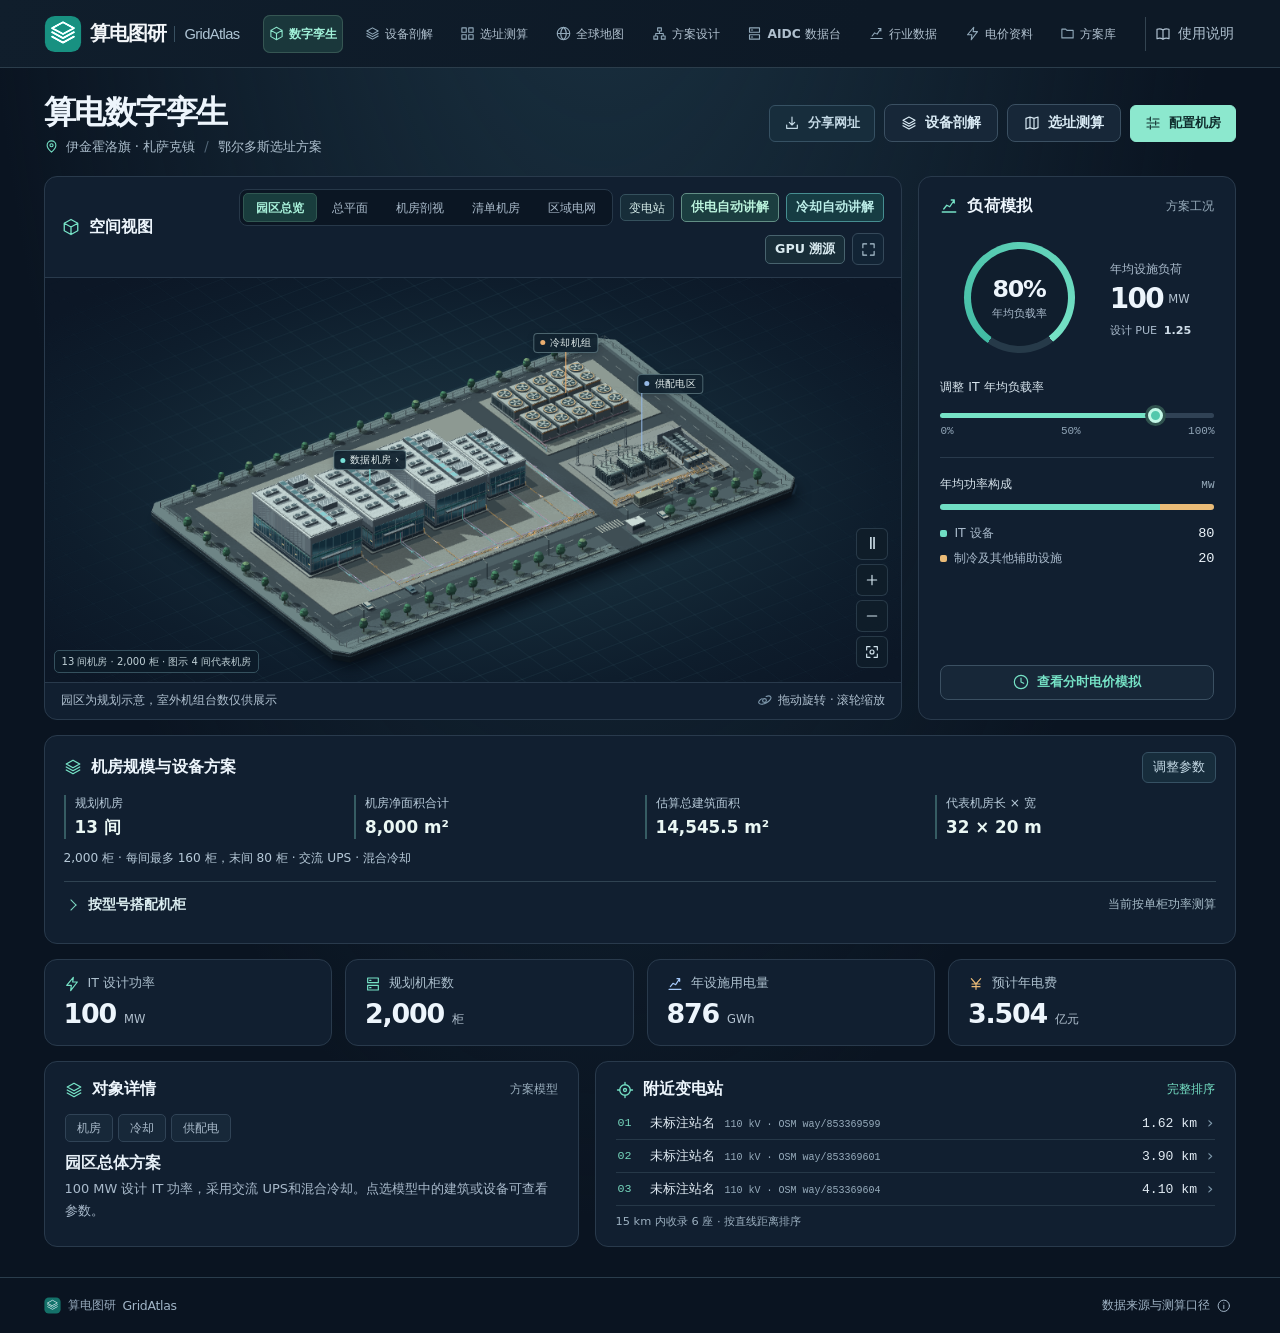
<file: index.html>
<!doctype html>
<html lang="zh-CN" class="studio-theme twin-theme">
<head>
  <meta charset="utf-8">
  <meta name="viewport" content="width=device-width,initial-scale=1">
  <meta name="theme-color" content="#0b1521">
  <meta name="description" content="在基础设施地图上选择候选场址，建立和比较智算中心的供电、能耗与成本方案。">
  <title>算电图研 · 数据中心数字孪生</title>
  <meta property="og:title" content="算电图研 · 数据中心数字孪生">
  <meta property="og:description" content="点开机房探索机柜、供配电和冷却回路，按 IT 规模与机柜组合规划机房。">
  <meta property="og:type" content="website">
  <meta property="og:url" content="https://jsh1122-js.github.io/gridatlas-studio/">
  <meta property="og:image" content="https://jsh1122-js.github.io/gridatlas-studio/preview.webp">
  <link rel="icon" href="brand.svg" type="image/svg+xml">
  <link rel="stylesheet" href="app.css">
  <link rel="stylesheet" href="map.css">
  <link rel="stylesheet" href="station-view.css">
  <link rel="stylesheet" href="design.css">
  <link rel="stylesheet" href="twin.css?v=bea8b45280">
  <link rel="stylesheet" href="twin-plan.css?v=a618dac2bd"><link rel="stylesheet" href="twin-rack-guide.css"><link rel="stylesheet" href="twin-device-links.css?v=ce4eb35622"><link rel="stylesheet" href="twin-observe.css?v=7d526b4385">
  <link rel="stylesheet" href="territory.css?v=07520d0e2a"><link rel="stylesheet" href="grid-connection.css?v=5bfdcd607c">
  <link rel="stylesheet" href="twin-gpu-trace.css?v=67e1650e96">
  <link rel="stylesheet" href="twin-power-tour.css?v=40263e0f1f"><link rel="stylesheet" href="twin-power-camera.css?v=c7f4e60672">
  <link rel="stylesheet" href="twin-cooling-detail.css?v=94766f2be6">
  <link rel="stylesheet" href="studio.css"><link rel="stylesheet" href="equipment/equipment.css"><link rel="stylesheet" href="equipment/fabric.css"><link rel="stylesheet" href="equipment/relations.css"><link rel="stylesheet" href="equipment/inspection.css">
  <script defer src="map-data.js"></script>
  <script defer src="map.js"></script>
  <script defer src="design.js"></script>
  <script defer src="space-plan.js"></script>
  <link rel="stylesheet" href="aidc/cabinet-room.css?v=f660415fa0">
  <link rel="stylesheet" href="aidc/cabinet-scene.css?v=52a38a8b93">
  <script defer src="aidc/layout-review.js?v=ca803229c2"></script>
  <script defer src="aidc/cabinet-plan.js?v=9db81ec85d"></script>
  <script defer src="aidc/cabinet-wiring.js?v=45fed0b4e7"></script>
  <script defer src="aidc/cabinet-scene.js?v=9c0ce92920"></script>
  <script defer src="aidc/cabinet-room.js?v=30534bcc75"></script>
  <script defer src="rack-mix.js"></script>
  <script defer src="twin-plan.js"></script>
  <script defer src="aidc/finance.js"></script>
  <script defer src="equipment/study.js"></script>
  <script defer src="grid-connection.js?v=715463fee1"></script>
  <script defer src="io.js?v=8d93d6508a"></script>
  <script defer src="station-view.js"></script>
  <script defer src="nearby-data.js?v=cbaaf0b5ae"></script>
  <script defer src="nearby-ui.js"></script>
  <script defer src="twin-rack-circuit.js?v=a5e8624375"></script>
  <script defer src="twin-gpu-routes.js?v=d9fcc6312b"></script>
  <script defer src="twin-cooling-route.js?v=a3d803a507"></script>
  <script defer src="twin-rack-guide.js?v=2ce50e668e"></script>
  <script defer src="twin-rack-view.js?v=d9b9cd0aa3"></script>
  <script defer src="twin-yard.js?v=c66d90de73"></script>
  <script defer src="twin-device-links.js?v=09ddf89250"></script>
  <script defer src="twin-device-overlay.js?v=bd61c124d2"></script>
  <script defer src="twin-power-camera.js?v=bd2d72abd6"></script>
  <script defer src="twin-power-tour.js?v=6b78b9b33d"></script>
  <script defer src="twin-campus.js?v=bf08661484"></script>
  <script defer src="territory-geo.js?v=ecf642fcf0"></script>
  <script defer src="twin-territory.js?v=110e2760d9"></script>
  <script defer src="twin-cooling-detail.js?v=fa6f32d714"></script>
  <script defer src="twin.js?v=581c2f061e"></script>
  <script defer src="app.js?v=994f789988"></script>
</head>
<body>
  <a href="#main" class="skip">跳到主要内容</a>
  <header class="site-header">
    <div class="head-inner">
      <a class="brand" href="#twin" aria-label="算电图研 数字孪生"><img src="brand.svg" width="38" height="38" alt=""><span>算电图研</span><b lang="en">GridAtlas</b></a>
      <nav aria-label="工作区导航" class="top-nav">
        <a href="#twin" data-route="twin"><i data-i="cube"></i>数字孪生</a><a href="#equipment" data-route="equipment"><i data-i="layers"></i>设备剖解</a><a href="#overview" data-route="overview"><i data-i="overview"></i>选址测算</a><a href="#world" data-route="world"><i data-i="globe"></i>全球地图</a><a href="#design" data-route="design"><i data-i="network"></i>方案设计</a><a href="#aidc" data-route="aidc"><i data-i="server"></i>AIDC 数据台</a><a href="#industry" data-route="industry"><i data-i="energy"></i>行业数据</a><a href="#energy" data-route="energy"><i data-i="bolt"></i>电价资料</a><a href="#library" data-route="library"><i data-i="library"></i>方案库</a>
      </nav>
      <button class="help-btn" type="button" data-action="help" aria-label="使用说明"><i data-i="book"></i><span>使用说明</span></button>
    </div>
  </header>
  <main id="main" class="shell" tabindex="-1">
    <section id="twin" class="page twin-page" aria-labelledby="tw-title" hidden>
      <div class="tw-heading">
        <div><h1 id="tw-title">算电数字孪生</h1><p class="tw-project-line"><i data-i="pin"></i><span id="tw-place"></span><span class="tw-separator">/</span><span id="tw-name"></span></p></div>
        <div class="tw-heading-actions"><button id="tw-share" type="button"><i data-i="export"></i>分享网址</button><a href="#equipment"><i data-i="layers"></i>设备剖解</a><a href="#overview"><i data-i="map"></i>选址测算</a><button type="button" class="tw-accent-btn" id="tp-jump"><i data-i="sliders"></i>配置机房</button></div>
      </div>
      <div class="tw-primary">
        <section class="tw-card tw-visual" aria-label="三维场景">
          <div class="tw-visual-head"><div class="tw-section-title"><i data-i="cube"></i><h2>空间视图</h2></div>
            <div class="tw-scene-actions"><div class="tw-tabs" aria-label="选择三维视图">
              <button type="button" data-twin-mode="campus" aria-pressed="true">园区总览</button>
              <button type="button" id="tw-layout" aria-pressed="false">总平面</button>
              <button type="button" data-twin-mode="cutaway" aria-pressed="false">机房剖视</button>
              <button type="button" data-twin-mode="cabinets" aria-pressed="false">清单机房</button>
              <button type="button" data-twin-mode="territory" aria-pressed="false">区域电网</button>
            </div>
            <button type="button" id="tw-yard-open" class="tw-yard-entry">变电站</button>
            <button type="button" id="tw-tour-open" aria-controls="tw-power-tour">供电自动讲解</button>
            <button type="button" id="tw-cooling-tour-open" aria-controls="tw-cooling-picker tw-power-tour">冷却自动讲解</button>
            <button type="button" id="tw-gpu-open" aria-controls="tw-gpu-trace">GPU 溯源</button>
            <button id="tw-expand" type="button" aria-label="全屏查看场景" title="全屏查看场景" aria-pressed="false"><i data-i="expand"></i></button></div>
          </div>
          <section id="tw-cabinet-room" aria-label="清单机房三维视图" hidden></section>
          <div class="tw-stage" id="tw-stage-container">
            <div id="tw-campus" class="tw-viewport"></div><div id="tw-territory" class="tw-viewport" hidden></div>
            <div id="tw-device-ink" hidden></div>
            <div id="tw-scene-detail" class="tw-scene-detail" hidden><strong id="tw-focus-name"></strong><span id="tw-focus-value"></span><button id="tw-drill" type="button" hidden>进入机房剖视 ›</button></div>
            <div class="tw-camera" aria-label="相机控制">
              <button type="button" id="tw-motion" aria-label="暂停演示动效">Ⅱ</button>
              <button type="button" data-camera="in" aria-label="放大场景" title="放大"><i data-i="plus"></i></button>
              <button type="button" data-camera="out" aria-label="缩小场景" title="缩小"><i data-i="minus"></i></button>
              <button type="button" data-camera="home" aria-label="复位场景视角" title="复位视角"><i data-i="focus"></i></button>
            </div>
          </div>
          <div id="tw-cooling-picker" hidden>
            <label for="tw-cooling-start-unit">点一台室外机组开始讲解，也可按编号选择</label>
            <select id="tw-cooling-start-unit" aria-label="按编号选择讲解起点"></select>
            <button type="button" id="tw-cooling-pick-cancel">取消</button>
          </div>
          <details id="tw-layout-review" class="tw-layout-review" hidden open>
            <summary>园区排布核查</summary>
            <dl><div><dt>规模与通道</dt><dd data-layout-counts></dd></div>
            <div><dt>机电分区</dt><dd data-layout-systems></dd></div>
            <div><dt>备用供电</dt><dd data-layout-emergency></dd></div>
            <div><dt>深化设计待核</dt><dd>消防分区与疏散、设备运输和检修净距、油料保障、双路通信及监控点位需结合项目图纸核定。</dd></div></dl>
            <div class="tw-review-links"><button type="button" id="tw-layout-emergency">查看备用供电区</button><a href="#twin/cabinets">打开清单机房与柜内接线</a><a href="#aidc/layout">按设备清单核查机柜排布</a></div>
          </details>
          <section id="tw-grid-connection" aria-label="公共电网接入方案" hidden></section>
          <section id="tw-gpu-trace" aria-label="GPU 供电与散热" hidden>
            <div class="tgt-origin"><h3></h3><code></code><button id="tw-gpu-close" type="button" aria-label="关闭 GPU 溯源">关闭</button></div>
            <p id="tw-gpu-hint"></p>
            <div class="tgt-actions"><button type="button" id="tw-gpu-power" aria-pressed="false">追溯供电</button><button type="button" id="tw-gpu-cooling" aria-pressed="false">追踪回液</button><button type="button" id="tw-gpu-return">回到 GPU</button><button type="button" id="tw-gpu-default" hidden>查看本方案 GPU</button></div>
          </section>
          <section id="tw-power-tour" hidden aria-label="供电自动讲解"></section>
          <section id="tw-cooling-inspect" hidden aria-label="冷却设备细看">
            <h3></h3><code></code><p></p>
          </section>
          <section id="tw-rack-guide" hidden aria-label="机柜供电讲解"></section>
          <section id="tw-device-panel" hidden aria-label="设备联动"></section>
          <div class="tp-routes" id="tp-routes" hidden><div class="tp-trace-head"><span>追踪回路</span><div class="tp-switches" aria-label="选择回路"></div></div><div id="tp-chain" aria-label="沿回路查看设备"></div></div>
          <div class="tw-stage-foot"><span id="tw-scene-source">园区建筑与设备布局为方案示意</span><span class="tw-drag-hint"><i data-i="orbit"></i>拖动旋转 · 滚轮缩放</span></div>
        </section>
        <aside class="tw-card tw-inspector" aria-labelledby="tw-load-title">
          <div class="tw-aside-head"><div class="tw-section-title"><i data-i="energy"></i><h2 id="tw-load-title">负荷模拟</h2></div><span>方案工况</span></div>
          <div class="tw-gauge-line"><div class="tw-gauge" id="tw-gauge"><div class="tw-gauge-inner"><b id="tw-rate">—</b><span>年均负载率</span></div></div>
            <div class="tw-reading"><span>年均设施负荷</span><div><strong id="tw-average">—</strong><small>MW</small></div><p>设计 PUE <b id="tw-pue">—</b></p></div>
          </div>
          <label class="tw-slider-label" for="tw-load">调整 IT 年均负载率</label>
          <input id="tw-load" class="tw-range" type="range" min="0" max="100" step="0.1" value="80">
          <div class="tw-scale"><span>0%</span><span>50%</span><span>100%</span></div>
          <div class="tw-breakdown"><div class="tw-split-label"><span>年均功率构成</span><span>MW</span></div><div class="tw-split" aria-hidden="true"><i id="tw-it-bar"></i><i id="tw-aux-bar"></i></div>
            <dl><div><dt><i class="tw-key-compute"></i>IT 设备</dt><dd id="tw-it-load">—</dd></div><div><dt><i class="tw-key-plant"></i>制冷及其他辅助设施</dt><dd id="tw-aux-load">—</dd></div></dl>
          </div>
          <a href="#energy" class="tw-electricity-link"><i data-i="clock"></i>查看分时电价模拟</a>
        </aside>
      </div>
      <section class="tw-card tp-planner" id="tp-planner" aria-labelledby="tp-title">
        <div class="tp-head"><div class="tw-section-title"><i data-i="layers"></i><h2 id="tp-title">机房规模与设备方案</h2></div><button id="tp-toggle" type="button" aria-expanded="false" aria-controls="tp-form">调整参数</button></div>
        <div class="tp-sizing" aria-live="polite"><div><span>规划机房</span><b id="tp-halls">—</b></div><div><span>机房净面积合计</span><b id="tp-net">—</b></div><div><span>估算总建筑面积</span><b id="tp-gross">—</b></div><div><span>代表机房长 × 宽</span><b id="tp-dim">—</b></div></div>
        <p class="tp-brief" id="tp-summary"></p>
        <form id="tp-form" hidden><div class="tp-inputs">
          <label>设计 IT 功率（MW）<input name="it" type="number" step="any" required min="0.000001"></label>
          <label>规划单柜功率（kW）<input name="density" type="number" step="any" required min="0.000001"></label>
          <label>机柜参考型号<select name="profile"><option value="gb200">GB200 NVL72</option><option value="gb300">GB300 NVL72</option><option value="pcie">可配置 PCIe 风冷柜</option></select></label>
          <label>供电架构<select name="architecture"></select></label>
          <label>制冷方案<select name="cooling"></select></label>
          <label>每间机房机柜上限（柜）<input name="maxRacksPerHall" type="number" step="1" min="1" required></label>
          <label>单柜机房净面积（m²/柜）<input name="whiteSpaceM2PerRack" type="number" step="any" min="0.000001" required></label>
          <label>机房净面积占建筑面积（%）<input name="whiteSpacePct" type="number" step="any" min="0.000001" max="100" required></label></div>
          <div class="tp-submit"><button type="submit">应用到园区</button><button id="tp-reference" type="button" hidden>套用样机功率和冷却方式</button><span id="tp-feedback" role="status"></span></div>
          <p class="tp-brief">净面积含机柜与机房内通道。建筑面积按净面积占比折算，室外场地另计。机房按 1.6∶1 等面积矩形示意。</p>
        </form>
        <div id="tp-mix"></div>
      </section>
      <section class="tw-summary" aria-label="项目测算指标">
        <div><span><i data-i="bolt"></i>IT 设计功率</span><p><b id="tw-it">—</b><small>MW</small></p></div>
        <div><span><i data-i="server"></i>规划机柜数</span><p><b id="tw-racks">—</b><small>柜</small></p></div>
        <div><span><i data-i="energy"></i>年设施用电量</span><p><b id="tw-energy">—</b><small>GWh</small></p></div>
        <div><span><i data-i="cost"></i>预计年电费</span><p><b id="tw-cost">—</b><small>亿元</small></p></div>
      </section>
      <div class="tw-secondary">
        <section class="tw-card tw-object-card"><div class="tw-aside-head"><div class="tw-section-title"><i data-i="layers"></i><h2>对象详情</h2></div><span id="tw-object-kind">方案模型</span></div>
          <div class="tw-detail-body"><div class="tw-object-tabs"><button type="button" data-object="it">机房</button><button type="button" data-object="cooling">冷却</button><button type="button" data-object="power">供配电</button></div><h3 id="tw-object-name"></h3><p id="tw-object-description"></p><a id="tw-object-link" target="_blank" rel="noopener noreferrer" hidden>查看地图原始记录</a></div>
        </section>
        <section class="tw-card tw-near-card"><div class="tw-aside-head"><div class="tw-section-title"><i data-i="target"></i><h2>附近变电站</h2></div><a href="#overview" id="tw-all-stations">完整排序</a></div><div class="tw-station-list" id="tw-stations"></div><div id="tw-station-status" class="tw-source-note" role="status"></div></section>
      </div>
    </section>
    <section id="equipment" class="page eq-page" hidden aria-labelledby="eq-title">
      <div class="tw-heading"><div><h1 id="eq-title">设备剖解</h1><p class="tw-project-line"><i data-i="cube"></i><span id="eq-project"></span><span class="tw-separator">/</span>参考设备结构</p></div><div class="tw-heading-actions"><a id="eq-return" href="#twin"><i data-i="orbit"></i><span>返回园区</span></a><a href="#twin/rack"><i data-i="cube"></i>在机房中看机柜</a><a href="#aidc"><i data-i="server"></i>方案设备清单</a></div></div>
      <div class="eq-navline"><label for="eq-category-picker">选择设备</label><select id="eq-category-picker"><optgroup label="算力与互联"><option value="rack">算力机柜</option><option value="network">数据布线与交换</option></optgroup><optgroup label="机房与机柜配电"><option value="rowdist">列头柜</option><option value="pdu">机柜 PDU</option><option value="psu">机柜 PSU</option></optgroup><optgroup label="设施供电"><option value="switchgear">GIS 开关柜</option><option value="transformer">配电变压器</option><option value="ups">UPS</option><option value="sst">SST / 800 V</option><option value="hvdc">集中式 HVDC</option></optgroup><optgroup label="热管理"><option value="liquid">冷板液冷</option><option value="air">机房风冷</option><option value="fan">风扇模组</option></optgroup></select><span id="eq-room-context" hidden></span></div>
      <details class="eq-directory"><summary>全部设备</summary><div class="eq-categories" aria-label="设备目录"><div class="eq-cat-group"><small>算力与互联</small><div><button type="button" data-eq-category="rack"><i data-i="server"></i>算力机柜</button><button type="button" data-eq-category="network"><i data-i="network"></i>数据布线与交换</button></div></div><div class="eq-cat-group"><small>机房与机柜配电</small><div><button type="button" data-eq-category="rowdist"><i data-i="bolt"></i>列头柜</button><button type="button" data-eq-category="pdu"><i data-i="bolt"></i>机柜 PDU</button><button type="button" data-eq-category="psu"><i data-i="bolt"></i>机柜 PSU</button></div></div><div class="eq-cat-group"><small>设施供电</small><div><button type="button" data-eq-category="switchgear"><i data-i="network"></i>GIS 开关柜</button><button type="button" data-eq-category="transformer"><i data-i="bolt"></i>配电变压器</button><button type="button" data-eq-category="ups"><i data-i="bolt"></i>UPS</button><button type="button" data-eq-category="sst"><i data-i="network"></i>SST / 800 V</button><button type="button" data-eq-category="hvdc"><i data-i="bolt"></i>集中式 HVDC</button></div></div><div class="eq-cat-group"><small>热管理</small><div><button type="button" data-eq-category="liquid"><i data-i="drop"></i>冷板液冷</button><button type="button" data-eq-category="air"><i data-i="fan"></i>机房风冷</button><button type="button" data-eq-category="fan"><i data-i="fan"></i>风扇模组</button></div></div></div></details>
      <div class="eq-layout">
        <section class="tw-card eq-workbench" aria-label="设备模型"><div class="tw-visual-head"><div class="eq-crumbs" id="eq-crumbs"></div><button id="eq-expand" type="button" aria-label="全屏查看设备"><i data-i="expand"></i></button></div>
          <div class="eq-portbar" id="eq-portbar" hidden><strong>直接连接</strong><div id="eq-port-peers"></div></div>
          <div class="eq-stage" id="eq-stage"><div id="eq-canvas"></div><div class="eq-stage-read"><b id="eq-model-label"></b><span id="eq-stage-caption"></span></div><div class="eq-tools">
            <button id="eq-motion" type="button" aria-label="暂停演示动效"></button><button id="eq-rotate" type="button" aria-label="自动旋转"><i data-i="orbit"></i></button><button id="eq-zoom-in" type="button" aria-label="放大设备"><i data-i="plus"></i></button><button id="eq-zoom-out" type="button" aria-label="缩小设备"><i data-i="minus"></i></button><button id="eq-reset" type="button" aria-label="复位设备视角"><i data-i="focus"></i></button></div></div>
          <div class="eq-under"><label for="eq-explode">拆解程度</label><input id="eq-explode" min="0" max="100" value="0" type="range"><output for="eq-explode" id="eq-explode-value">0%</output><span id="eq-engine"></span></div>
        </section>
        <aside class="tw-card eq-inspector"><div class="tw-section-title"><i data-i="layers"></i><h2>设备检查</h2></div>
          <label id="eq-profile-label" class="eq-form">机柜样机<select id="eq-profile"><option value="gb200">GB200 NVL72 液冷参考柜</option><option value="gb300">GB300 NVL72 液冷参考柜</option><option value="pcie">可配置 PCIe 风冷参考柜</option></select></label>
          <div id="eq-custom" class="eq-pair" hidden><label class="eq-form">每柜服务器<select id="eq-servers"></select></label><label class="eq-form">每台加速卡<select id="eq-cards"></select></label></div>
          <div class="eq-mode" id="eq-modes"></div><h3 id="eq-detail-title"></h3><p id="eq-description"></p>
          <div class="eq-picker" id="eq-objects" aria-label="选择模型部件"></div>
          <div id="eq-drill-controls"><label class="eq-form" id="eq-unit-label"><span id="eq-unit-text">计算托盘</span><select id="eq-unit"></select></label><button type="button" id="eq-drill" class="eq-cta"></button></div>
          <div class="eq-facts" id="eq-facts"></div>
        </aside>
      </div>
      <div id="eq-relations"></div>
      <section id="eq-fabric" class="tw-card" hidden></section>
      <div class="eq-bottom"><section class="tw-card"><div class="tw-section-title"><i data-i="network"></i><h2 id="eq-path-title">柜内通信</h2></div><div id="eq-path" class="eq-path"></div><p id="eq-path-note"></p></section><section class="tw-card"><div class="tw-section-title"><i data-i="book"></i><h2>型号与口径</h2></div><p id="eq-origin"></p><a id="eq-source" target="_blank" rel="noopener noreferrer"></a><p id="eq-project-bom"></p></section></div>
    </section>
    <section id="overview" class="page" hidden>
      <div class="mast">
        <div><h1>算电选址工作台</h1><p>从电力基础设施选址，到智算中心方案测算。</p></div>
        <div class="mast-actions"><button class="btn" data-action="export"><i data-i="export"></i>导出方案</button><button class="btn primary" data-action="new"><i data-i="plus"></i>新建方案</button></div>
      </div>
      <div class="work-grid">
        <section class="card geo-card" aria-labelledby="geo-title">
          <div class="card-title"><div class="section-name"><i class="tile-icon" data-i="map"></i><h2 id="geo-title">基础设施地图</h2></div>
            <div class="map-head-tools"><a class="world-link" href="#world"><i data-i="globe"></i>全球地图</a><div class="layer-wrap"><button id="layer-button" aria-controls="layers" aria-expanded="false" class="small-btn"><i data-i="layers"></i>图层<i class="chev" data-i="chev"></i></button>
            <div id="layers" class="popover" hidden><strong>显示图层</strong><label><input type="checkbox" data-layer="lines" checked>输电线路</label><label><input type="checkbox" data-layer="substations" checked>变电站</label><label><input type="checkbox" data-layer="plants" checked>发电设施</label></div></div></div>
          </div>
          <div class="map-frame">
            <div id="geo-map" aria-label="候选场址与周边电力基础设施地图"></div>
            <iframe id="context-map" title="当前场址全球基础设施地图" hidden></iframe><div id="polar-map" hidden>此坐标超出墨卡托地图可显示的纬度范围。</div><div class="coord-chip"><button type="button" data-action="coordinates" title="输入经纬度定位"><i data-i="target"></i><span id="map-coordinate"></span><i class="chev" data-i="chev"></i></button></div>
            <div class="map-controls"><button type="button" data-map="plus" aria-label="放大地图" title="放大"><i data-i="plus"></i></button><button type="button" data-map="minus" aria-label="缩小地图" title="缩小"><i data-i="minus"></i></button><button type="button" data-map="reset" aria-label="回到当前场址" title="回到当前场址"><i data-i="focus"></i></button></div>
          </div>
          <div class="map-footer"><button class="geo-coordinate-action" data-action="coordinates" hidden>编辑场址坐标</button><div class="legends" aria-label="地图图例"><span><i class="key-line"></i>输电线路</span><span><i class="key-sub"></i>变电站</span><span><i class="key-power"></i>发电设施</span></div><span class="pick-hint"><i data-i="cursor"></i>点击地图选址</span></div>
        </section>
        <section class="card plan-card" aria-labelledby="plan-title">
          <div class="card-title"><div class="section-name"><i class="tile-icon" data-i="sliders"></i><h2 id="plan-title">当前方案</h2></div><span class="save-state" id="save-state"><i></i><span></span></span></div>
          <div class="plan-content">
            <div class="project-title-row"><h3 id="current-name"></h3><button class="icon-btn" data-action="rename" title="修改方案名称" aria-label="修改方案名称"><i data-i="edit"></i></button></div>
            <div class="loc-row"><i data-i="pin"></i><span id="location-name"></span></div>
            <div class="param-divider"></div>
            <div class="param-head"><h4>运行参数</h4><span>可编辑假设</span></div>
            <div id="quick-fields" class="quick-fields"></div>
            <div id="quick-error" class="form-error" role="status"></div>
            <button class="design-jump" data-action="design"><i data-i="network"></i>进入方案设计</button>
          </div>
        </section>
      </div>
      <section id="nearby-section" class="card nearby-card" aria-labelledby="nearby-title">
        <div class="card-title"><div class="section-name"><i class="tile-icon" data-i="target"></i><h2 id="nearby-title">附近变电站</h2></div>
          <div class="nearby-filter-row"><label class="radius-label">电压筛选<select id="nearby-voltage"><option value="0">全部</option><option value="110">≥110 kV</option><option value="220">≥220 kV</option><option value="330">≥330 kV</option><option value="500">≥500 kV</option></select></label><label class="radius-label">搜索半径<select id="nearby-radius"><option value="5">5 km</option><option value="15" selected>15 km</option><option value="30">30 km</option></select></label></div></div>
        <div class="nearby-content"><p id="nearby-state" aria-live="polite"></p><div id="nearby-table"></div><div class="nearby-actions"><button id="nearby-more" class="small-btn" hidden>查看更多</button><button id="nearby-retry" class="small-btn" hidden>重新查询</button></div><p id="nearby-method">按场址至变电站代表点的球面直线距离排序。包含各电压等级及未标电压的已收录站点。接入线路长度与可用容量需另行核实。</p></div>
      </section>
      <section class="metrics" aria-labelledby="metric-title"><div class="metric-head"><h2 id="metric-title">测算概览</h2><span><i data-i="refresh"></i>随方案参数更新</span></div><div id="metrics-grid" class="metrics-grid"></div></section>
    </section>
    <section id="world" class="page frame-page" hidden><iframe title="全球基础设施地图" id="world-frame" allowfullscreen></iframe></section>
    <section id="aidc" class="page frame-page" hidden><iframe title="AIDC 设计与数据工作台" id="aidc-frame" allow="fullscreen; clipboard-write" allowfullscreen></iframe></section>
    <section id="industry" class="page frame-page" hidden><iframe title="电力行业数据库" id="industry-frame"></iframe></section>
    <section id="design" class="page" hidden></section>
    <section id="energy" class="page frame-page" hidden><iframe title="EnergyDC 电价与政策资料" id="energy-frame"></iframe></section>
    <section id="library" class="page" hidden>
      <div class="mast"><div><h1>方案库</h1><p>管理保存在此浏览器的场址和设计参数。</p></div><div class="mast-actions"><button class="btn" data-action="import"><i data-i="import"></i>导入方案</button><button class="btn primary" data-action="new"><i data-i="plus"></i>新建方案</button></div></div>
      <div id="project-list" class="project-list"></div>
    </section>
  </main>
  <dialog id="equipment-inspection" aria-labelledby="eq-title"></dialog>
  <footer class="site-footer"><div><img src="brand.svg" alt="" width="17" height="17"><span>算电图研</span><span class="footer-brand">GridAtlas</span></div><button data-action="sources">数据来源与测算口径<i data-i="info"></i></button></footer>
  <dialog id="dialog"><form id="dialog-form"><div class="dlg-head"><h2 id="dialog-title"></h2><button type="button" class="icon-btn" data-action="close" aria-label="关闭"><i data-i="x"></i></button></div><div id="dialog-body"></div><div class="form-error" id="dialog-error" role="alert"></div><div id="dialog-actions" class="dlg-actions"></div></form></dialog>
  <input id="import-file" type="file" accept=".json,application/json" hidden>
  <div id="toast" role="status" hidden></div>
  <noscript>请启用 JavaScript 以使用交互地图和方案测算。</noscript>
</body>
</html>
</file>
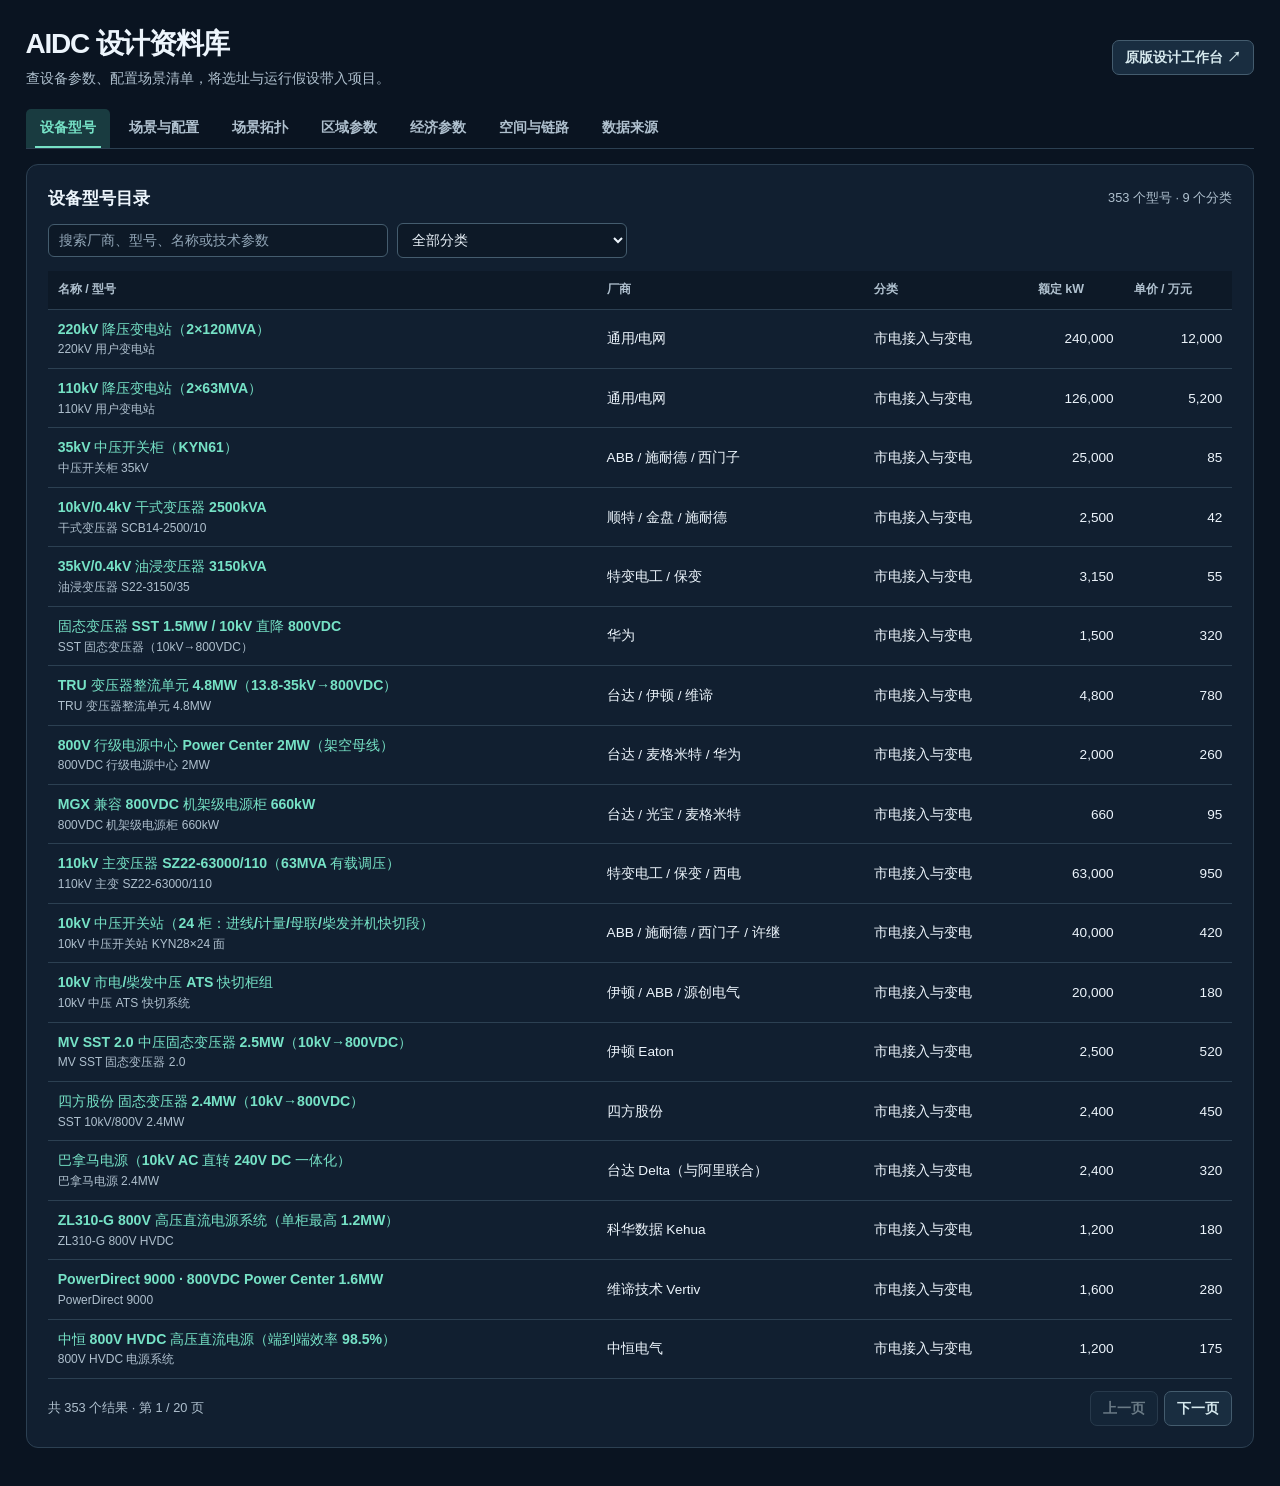
<file: aidc/index.html>
<!doctype html>
<html lang="zh-CN" class="frame-ui frame-aidc">
  <head>
<link rel="icon" type="image/svg+xml" href="../brand.svg">
    <meta charset="utf-8" />
    <meta name="viewport" content="width=device-width, initial-scale=1" />
    <title>AIDC 设计资料库 · 算电图研</title>
    <link rel="stylesheet" href="catalog.css" />
    <link rel="stylesheet" href="topology.css?v=5d7e80f52f" />
    <script defer src="layout-review.js?v=ca803229c2"></script>
  <link rel="stylesheet" href="cabinet-room.css?v=f660415fa0">
  <link rel="stylesheet" href="cabinet-scene.css?v=52a38a8b93">
  <script defer src="cabinet-plan.js?v=9db81ec85d"></script>
  <script defer src="cabinet-wiring.js?v=45fed0b4e7"></script>
  <script defer src="cabinet-scene.js?v=9c0ce92920"></script>
  <script defer src="cabinet-room.js?v=30534bcc75"></script>
    <script defer src="topologies.js?v=4e703bd123"></script>
    <script defer src="finance.js"></script>
    <script defer src="catalog.js?v=1ddf52f103"></script>
  <link rel="stylesheet" href="../frame-theme.css">
</head>
  <body>
    <header>
      <div>
        <h1>AIDC 设计资料库</h1>
        <p>查设备参数、配置场景清单，将选址与运行假设带入项目。</p>
      </div>
      <a
        class="external"
        href="https://newdpower.cloud/aidc-design.html"
        target="_blank"
        rel="noopener"
        >原版设计工作台 ↗</a
      >
    </header>
    <nav aria-label="AIDC 数据集" id="tabs"></nav>
    <main>
      <div id="err" role="alert" hidden></div>
      <section id="body" aria-live="polite">正在读取设备与设计资料…</section>
    </main>
    <dialog id="detail">
      <div class="d-head">
        <h2 id="d-title"></h2>
        <button id="close" aria-label="关闭详情">关闭</button>
      </div>
      <div id="d-body"></div>
    </dialog>
    <noscript
      >请启用 JavaScript 以检索资料。<a
        href="https://newdpower.cloud/aidc-design.html"
        >打开 NewdPower 工作台</a
      ></noscript
    >
  </body>
</html>
</file>
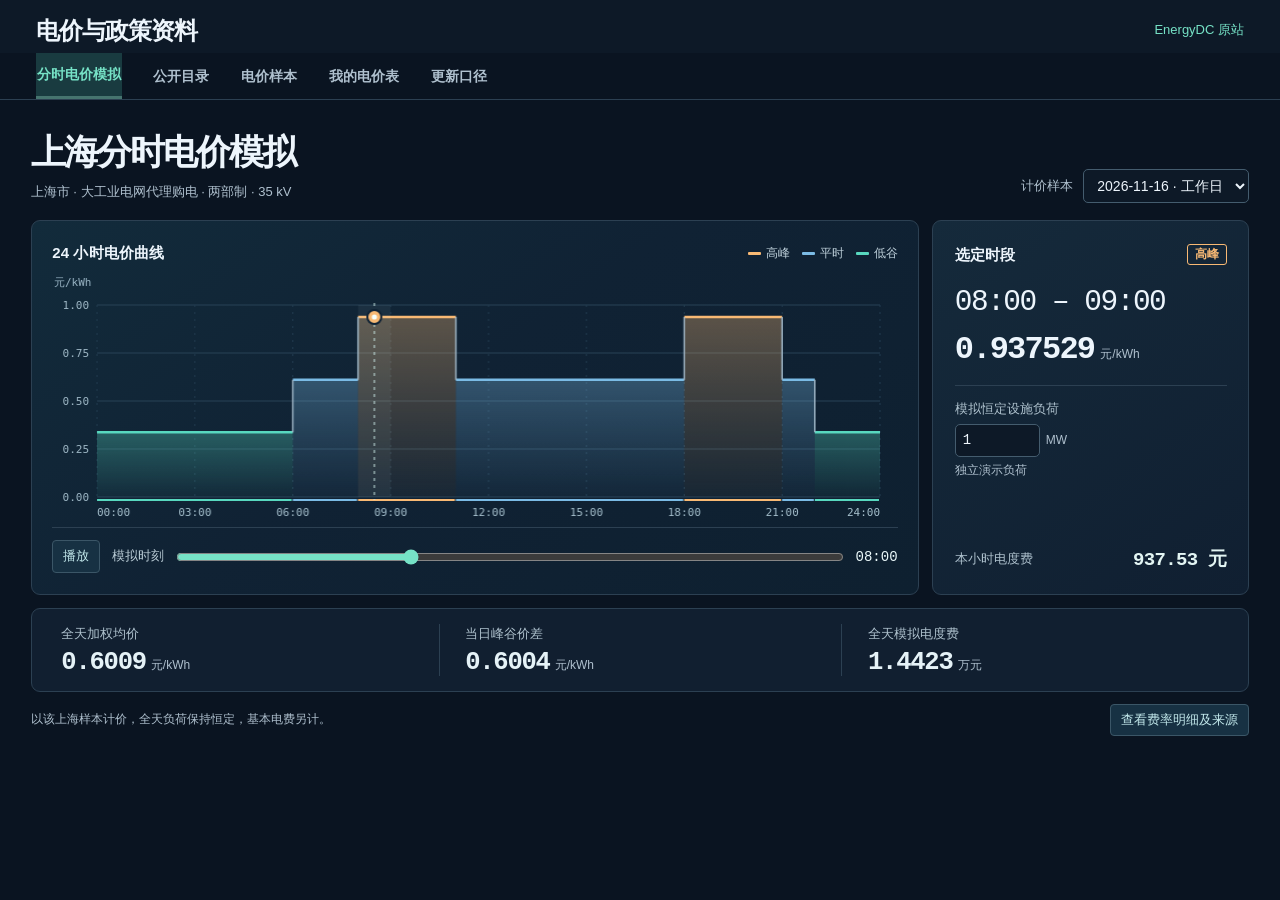
<file: energy/index.html>
<!doctype html>
<html lang="zh-CN" class="frame-ui frame-energy">
<head>
<link rel="icon" type="image/svg+xml" href="../brand.svg">
<meta charset="utf-8"><meta name="viewport" content="width=device-width,initial-scale=1">
<title>电价与政策资料 · 算电图研</title>
<link rel="stylesheet" href="energy.css">
<script src="local-csv.js" defer></script><script src="energy.js" defer></script>
<link rel="stylesheet" href="../frame-theme.css">
</head>
<body>
<header><div><h1>电价与政策资料</h1></div><a href="https://energydc.cn/" target="_blank" rel="noopener">EnergyDC 原站</a></header>
<nav aria-label="电价资料视图"><button data-view="simulation" aria-pressed="true">分时电价模拟</button><button data-view="directory" aria-pressed="false">公开目录</button><button data-view="tariff" aria-pressed="false">电价样本</button><button data-view="csv" aria-pressed="false">我的电价表</button><button data-view="updates" aria-pressed="false">更新口径</button></nav>
<section id="simulation" class="view">
  <div class="sim-head">
    <div><h2>上海分时电价模拟</h2><p id="scenario-scope">正在载入已核验样本…</p></div>
    <label class="scenario-date">计价样本<select id="scenario-profile" aria-label="选择计价样本"></select></label>
  </div>
  <div class="sim-layout">
    <div class="plot-panel">
      <div class="plot-head"><h3>24 小时电价曲线</h3><span id="scenario-legend" class="legend"></span></div>
      <canvas id="tariff-chart" role="img" aria-label="上海分时电价，拖动下方滑块逐小时查看">逐时费率可在电价样本中查阅。</canvas>
      <div class="scrubber"><button id="hour-play" type="button" aria-pressed="false">播放</button><label for="sim-hour">模拟时刻</label><input id="sim-hour" type="range" min="0" max="23" step="1" value="8" aria-label="选择模拟小时"><output id="hour-label" for="sim-hour">08:00</output></div>
    </div>
    <aside class="readout">
      <div class="readout-head"><h3>选定时段</h3><span id="period-tag" class="period-tag">—</span></div>
      <p id="interval-label" class="interval-label">—</p>
      <div class="price-reading"><strong id="period-price">—</strong><small>元/kWh</small></div>
      <div class="readout-rule"></div>
      <label class="load-label" for="sim-load">模拟恒定设施负荷</label>
      <div class="load-edit"><input id="sim-load" type="number" value="1" min="0" step="any"><span>MW</span><button id="sync-load" type="button" hidden>套用方案</button></div>
      <p class="load-source" id="load-origin">独立演示负荷</p>
      <div class="hourly-cost"><span>本小时电度费</span><b id="hour-cost">—</b></div>
    </aside>
  </div>
  <div class="summary-grid">
    <div><span>全天加权均价</span><strong id="mean-price">—</strong><small>元/kWh</small></div>
    <div><span>当日峰谷价差</span><strong id="price-spread">—</strong><small>元/kWh</small></div>
    <div><span>全天模拟电度费</span><strong id="day-cost">—</strong><small>万元</small></div>
  </div>
  <div class="sim-note"><p>以该上海样本计价，全天负荷保持恒定，基本电费另计。</p><button id="view-source" type="button">查看费率明细及来源</button></div>
</section>
<section id="directory" class="view" hidden>
<div class="filters"><label>资料类别<select id="category"></select></label><label>地区<select id="region"><option value="">全部地区</option></select></label><label>路径月份<select id="period"><option value="">全部月份</option></select></label><label>检索<input id="search" type="search" placeholder="例如 蒙西、上海、2026-11"></label></div>
<div class="card"><p class="status" id="catalog-status" role="status">正在读取来源目录…</p><div id="list"></div><div class="pager"><button id="prev" disabled>上一页</button><span id="pages"></span><button id="next" disabled>下一页</button></div></div>
<p class="note">月份取自来源网址。政策发布月份和电价执行月份可能不同，以公示正文为准。目录只列公开网页入口。</p>
</section>
<section id="tariff" class="view" hidden><div id="tariffs" class="card">正在读取核验样本…</div></section>
<section id="csv" class="view" hidden><div id="csv-host" class="card"></div></section>
<section id="updates" class="view" hidden><div class="card"><h2>哪些资料会更新</h2>
<p class="note">本站计划于北京时间每天 09:00 检查公开目录，并核对上海样本的新月份与更正。目录快照日期表示上一次内容变更的时间。</p><div id="cadence"></div>
<p class="note">目录依据原站公布的站点地图生成。来源未更新目录时，本站可能晚于原站页面。历史时序 CSV、批量政策附件由原站会员导出或按地区购买。</p>
<div class="links"><a target="_blank" rel="noopener" href="https://energydc.cn/sitemap/sitemap.xml">站点地图</a><a target="_blank" rel="noopener" href="https://energydc.cn/news-list">发布与更正记录</a><a target="_blank" rel="noopener" href="https://energydc.cn/download">正式下载中心</a><a target="_blank" rel="noopener" href="https://energydc.cn/terms">服务协议</a></div></div></section>
</body></html>
</file>
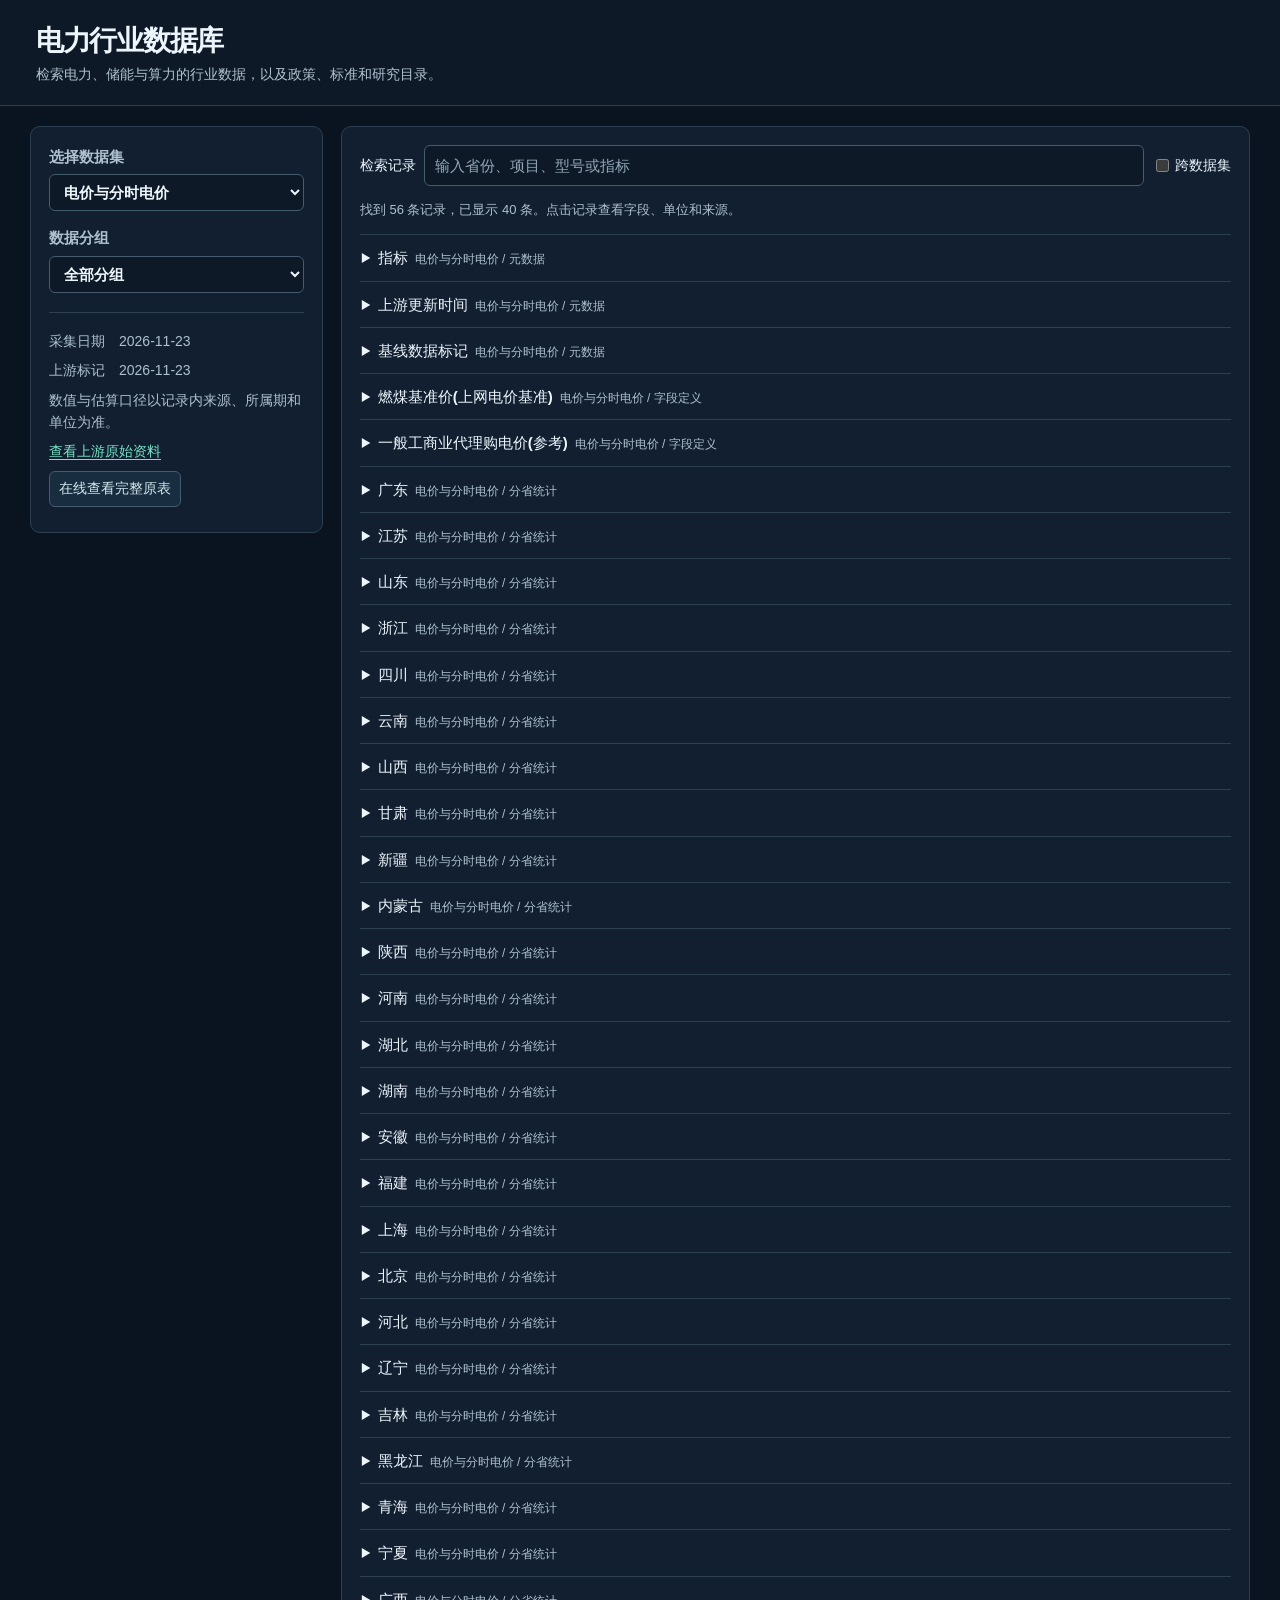
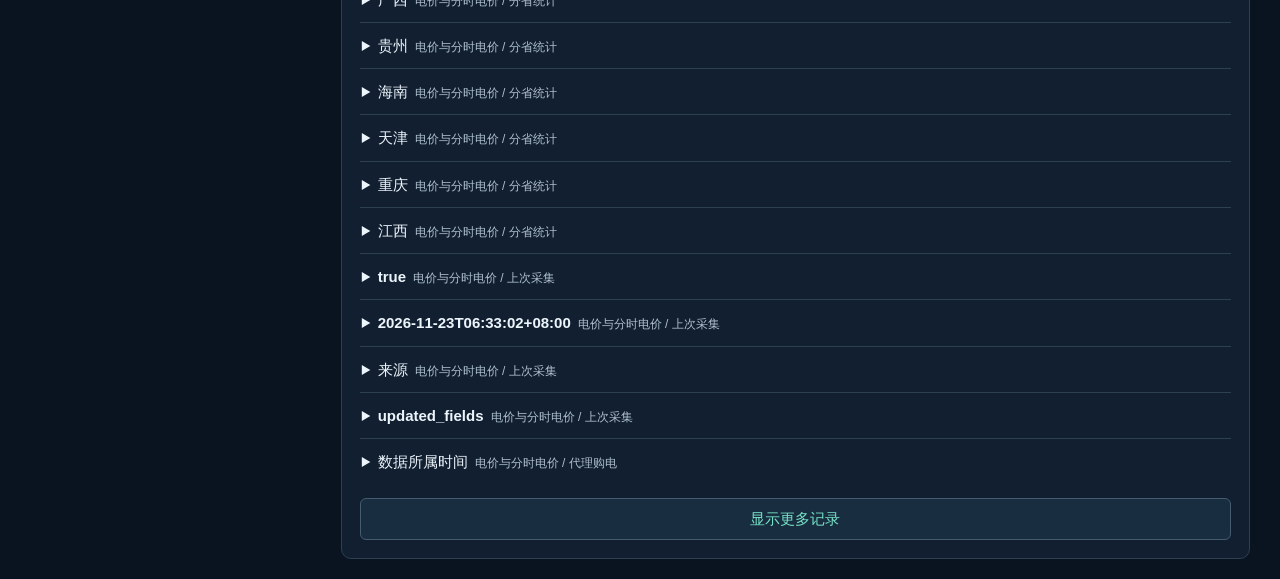
<file: industry/index.html>
<!doctype html><html lang="zh-CN" class="frame-ui frame-industry"><head>
<link rel="icon" type="image/svg+xml" href="../brand.svg"><meta charset="utf-8"><meta name="viewport" content="width=device-width,initial-scale=1"><title>电力行业数据库 · 算电图研</title><link rel="stylesheet" href="industry.css"><script defer src="industry.js"></script><link rel="stylesheet" href="../frame-theme.css">
</head><body>
<header><h1>电力行业数据库</h1><p>检索电力、储能与算力的行业数据，以及政策、标准和研究目录。</p></header>
<div class="workspace"><aside><label>选择数据集<select id="dataset"></select></label><label>数据分组<select id="section"></select></label><div id="source"></div></aside>
<main><div class="searchbar"><label for="search">检索记录</label><input type="search" id="search" placeholder="输入省份、项目、型号或指标"><label class="across"><input type="checkbox" id="across">跨数据集</label></div><div id="results" aria-live="polite">正在加载数据快照…</div><div id="rows"></div><button id="more" hidden>显示更多记录</button></main></div><dialog id="raw-dialog"><div class="raw-bar"><strong id="raw-title"></strong><button id="close-raw">关闭</button></div><iframe id="raw-frame" title="上游完整 JSON 原表" referrerpolicy="no-referrer"></iframe></dialog></body></html>
</file>
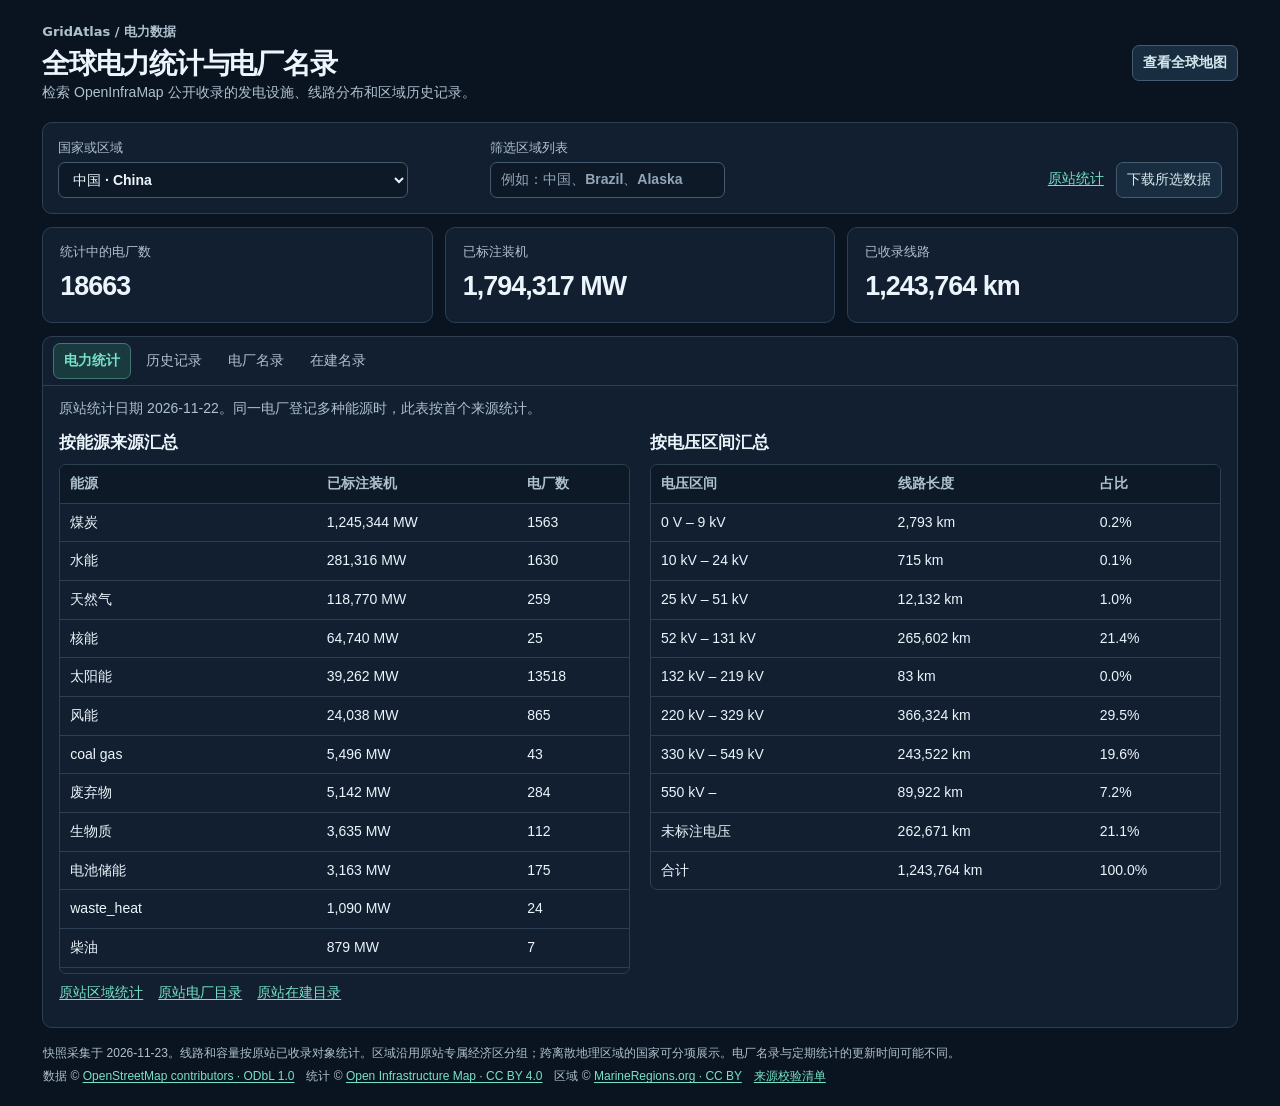
<file: stats/index.html>
<!doctype html>
<html lang="zh-CN" class="frame-ui frame-stats"><head>
<link rel="icon" type="image/svg+xml" href="../brand.svg"><meta charset="utf-8"><meta name="viewport" content="width=device-width,initial-scale=1"><title>全球电力统计与电厂名录 · 算电图研</title><link rel="stylesheet" href="stats.css"><script defer src="index-data.js"></script><script defer src="stats.js"></script><link rel="stylesheet" href="../frame-theme.css">
</head><body>
<header><div><p class="product">GridAtlas / 电力数据</p><h1>全球电力统计与电厂名录</h1><p>检索 OpenInfraMap 公开收录的发电设施、线路分布和区域历史记录。</p></div><a class="button" href="../index.html#world" target="_top">查看全球地图</a></header>
<main><div class="controls panel"><label>国家或区域<select id="region"></select></label><label>筛选区域列表<input type="search" id="region-search" placeholder="例如：中国、Brazil、Alaska"></label><a id="original" class="source-link" target="_blank" rel="noopener">原站统计</a><button id="download" type="button">下载所选数据</button></div>
<div class="kpis" id="kpis"></div><section class="panel content"><div class="tabs" role="group" aria-label="数据分类"><button data-tab="summary" aria-pressed="true">电力统计</button><button data-tab="history">历史记录</button><button data-tab="plants">电厂名录</button><button data-tab="construction">在建名录</button></div><div id="info" role="status"></div><div id="view"></div></section>
<footer><p>快照采集于 <span id="capture-date"></span>。线路和容量按原站已收录对象统计。区域沿用原站专属经济区分组；跨离散地理区域的国家可分项展示。电厂名录与定期统计的更新时间可能不同。</p><p>数据 © <a href="https://www.openstreetmap.org/copyright" target="_blank" rel="noopener">OpenStreetMap contributors · ODbL 1.0</a>　统计 © <a href="https://openinframap.org/copyright" target="_blank" rel="noopener">Open Infrastructure Map · CC BY 4.0</a>　区域 © <a href="https://www.marineregions.org/disclaimer.php" target="_blank" rel="noopener">MarineRegions.org · CC BY</a>　<a id="source-manifest" href="source-manifest.json" target="_blank" rel="noopener">来源校验清单</a></p></footer>
</main></body></html>
</file>
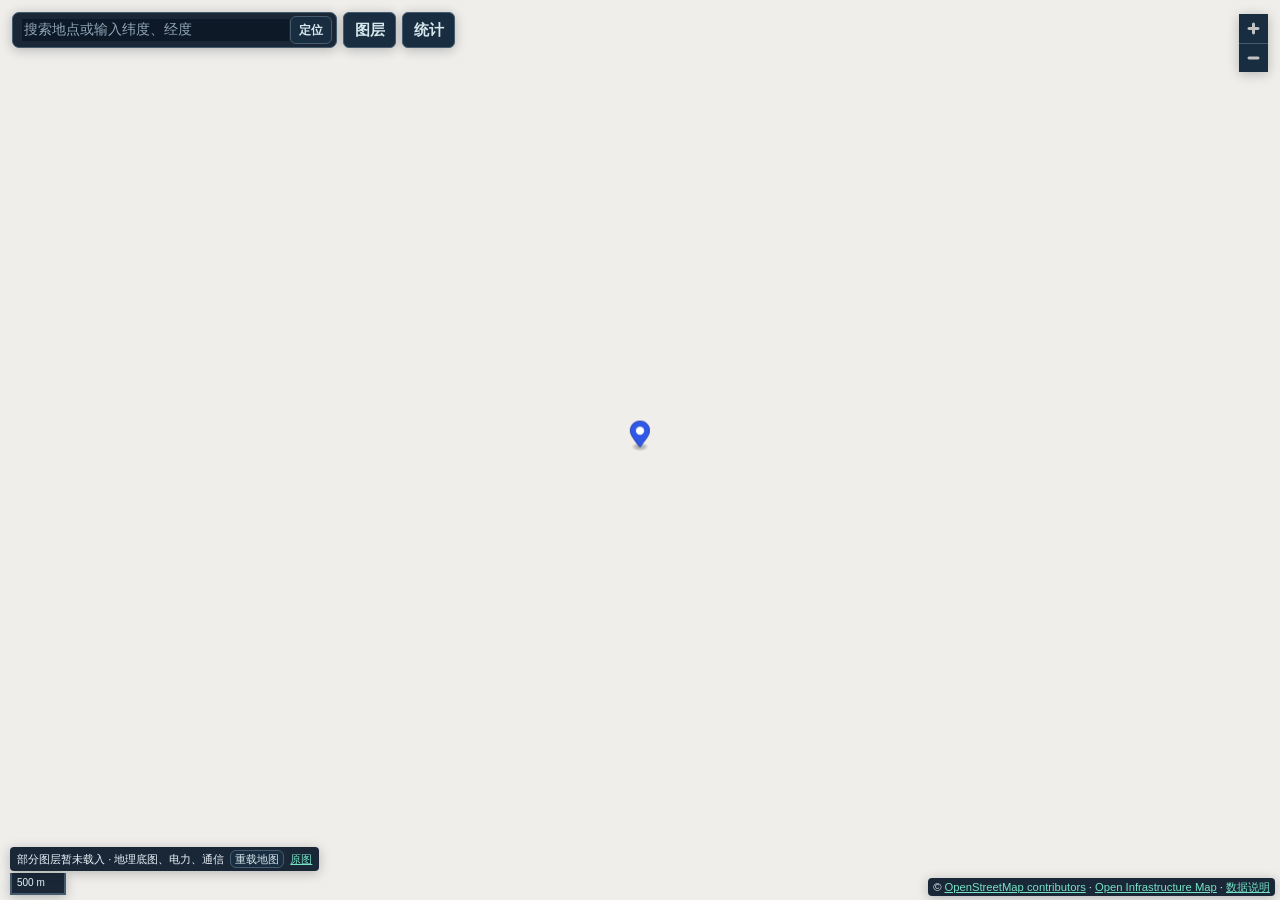
<file: world/index.html>
<!doctype html>
<html lang="zh-CN" class="frame-ui frame-world"><head><meta charset="utf-8"><meta name="viewport" content="width=device-width,initial-scale=1"><meta name="theme-color" content="#0a1421"><link rel="icon" href="../brand.svg" type="image/svg+xml"><title>全球基础设施地图 · 算电图研</title><link rel="stylesheet" href="vendor/maplibre-gl.css"><link rel="stylesheet" href="world.css"><link rel="stylesheet" href="../frame-theme.css">
</head>
<body>
<main class="atlas">
  <div id="map" aria-label="全球基础设施交互地图"></div>
  <div class="tools" aria-label="地图工具">
    <form id="search"><input id="query" autocomplete="off" maxlength="160" aria-label="地点名称或纬度、经度" placeholder="搜索地点或输入纬度、经度"><button type="submit">定位</button></form>
    <button id="layers-button" type="button" aria-controls="layers" aria-expanded="false">图层</button>
    <button id="stats-button" type="button" aria-controls="stats" aria-expanded="false">统计</button>
  </div>
  <div id="search-results" class="panel result-panel" hidden></div>
  <section id="layers" class="panel side-panel" hidden><div class="panel-title"><h2>显示图层</h2><button class="close" aria-label="关闭图层">×</button></div><div id="layer-list"></div><details><summary>输电线路颜色</summary><div id="voltage" class="legend"></div></details></section>
  <section id="stats" class="panel side-panel" hidden><div class="panel-title"><h2>全球电力统计</h2><button class="close" aria-label="关闭统计">×</button></div><p id="stats-date"></p><div id="stat-table"></div><label for="region">国家与地区名录</label><input id="region" list="regions" placeholder="选择或输入地区英文名称"><datalist id="regions"></datalist><div id="stat-links"></div></section>
  <section id="feature-panel" class="panel side-panel" hidden><div class="panel-title"><h2>当前位置</h2><button class="close" aria-label="关闭设施资料">×</button></div><div id="location-details"></div><button class="primary" id="use-site">选为方案场址</button><div id="feature-list"></div></section>
  <div class="bottom-bar"><span id="state" role="status">正在连接全球图层…</span><button id="retry" hidden>重载地图</button><a id="original" target="_blank" rel="noopener noreferrer" href="https://openinframap.org/">原图</a></div>
  <div class="credits"><span id="night-credit" hidden><a href="https://ladsweb.modaps.eosdis.nasa.gov/missions-and-measurements/products/VNP46A4/" target="_blank" rel="noopener noreferrer">NASA Black Marble 2024</a> · </span><span id="qa-credit" hidden><a href="https://osmose.openstreetmap.fr/" target="_blank" rel="noopener noreferrer">OSMose</a> · </span>© <a href="https://www.openstreetmap.org/copyright" target="_blank" rel="noopener noreferrer">OpenStreetMap contributors</a> · <a href="https://openinframap.org/copyright" target="_blank" rel="noopener noreferrer">Open Infrastructure Map</a> · <a href="sources.html" target="_blank" rel="noopener">数据说明</a></div>
</main><script src="../station-view.js"></script><script type="module" src="world.mjs"></script>
</body></html>
</file>
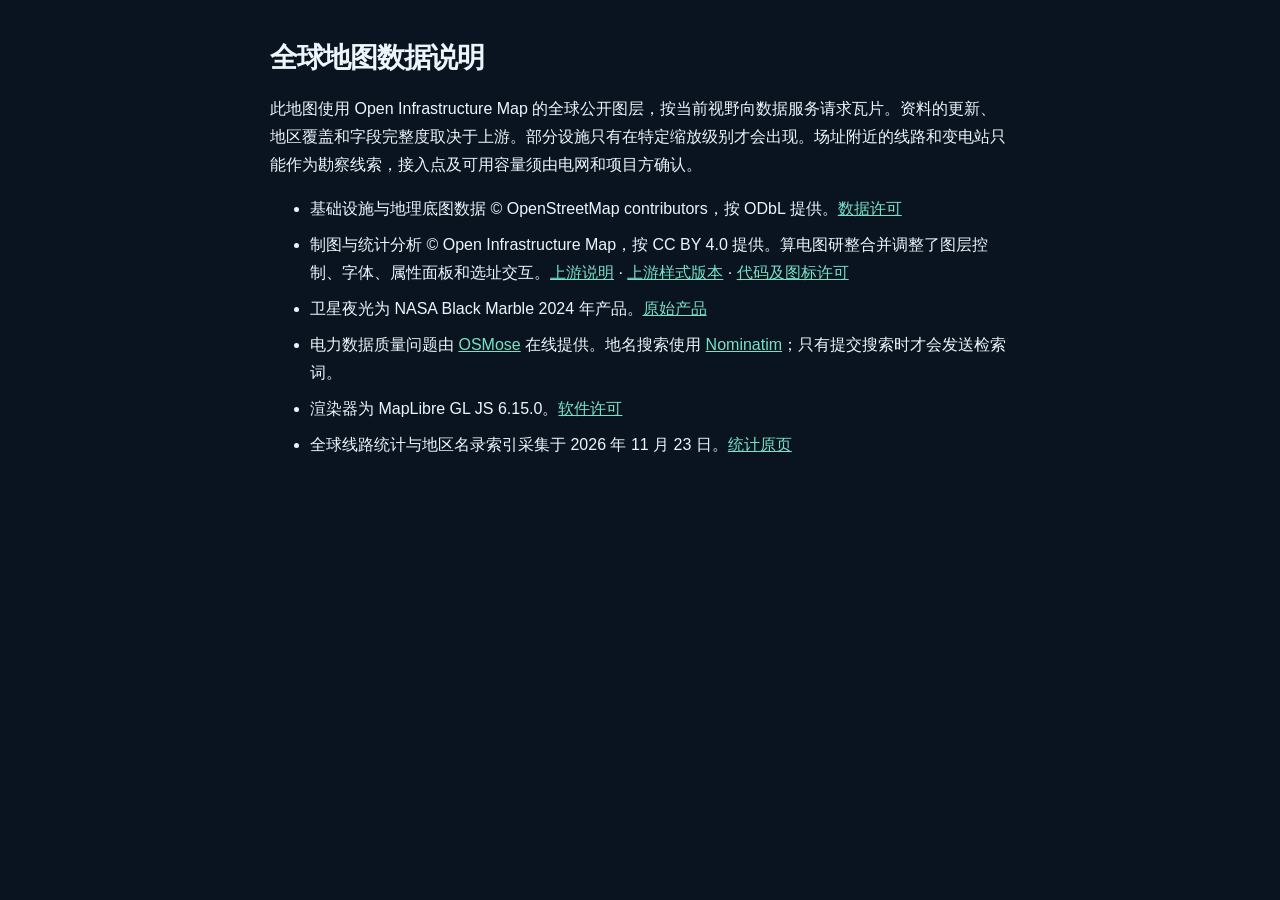
<file: world/sources.html>
<!doctype html><html lang="zh-CN" class="frame-ui frame-world-sources"><head><meta charset="utf-8"><link rel="icon" href="../brand.svg" type="image/svg+xml"><meta name="viewport" content="width=device-width,initial-scale=1"><title>全球地图数据说明 · 算电图研</title><style>body{font:16px/1.75 system-ui,sans-serif;color:#203047;max-width:740px;margin:40px auto;padding:0 20px}a{color:#2c4fc3}h1,h2{line-height:1.3}h2{font-size:1.2rem;margin-top:28px}li{margin-bottom:.5em}</style><link rel="stylesheet" href="../frame-theme.css">
</head><body><h1>全球地图数据说明</h1><p>此地图使用 Open Infrastructure Map 的全球公开图层，按当前视野向数据服务请求瓦片。资料的更新、地区覆盖和字段完整度取决于上游。部分设施只有在特定缩放级别才会出现。场址附近的线路和变电站只能作为勘察线索，接入点及可用容量须由电网和项目方确认。</p><ul><li>基础设施与地理底图数据 © OpenStreetMap contributors，按 ODbL 提供。<a href="https://www.openstreetmap.org/copyright">数据许可</a></li><li>制图与统计分析 © Open Infrastructure Map，按 CC BY 4.0 提供。算电图研整合并调整了图层控制、字体、属性面板和选址交互。<a href="https://openinframap.org/copyright">上游说明</a> · <a href="https://github.com/openinframap/openinframap/tree/780e6b96d9d465d9e8cd751db7ebcfc80230bfd6/web/src/style">上游样式版本</a> · <a href="vendor/OIM-LICENSE.txt">代码及图标许可</a></li><li>卫星夜光为 NASA Black Marble 2024 年产品。<a href="https://ladsweb.modaps.eosdis.nasa.gov/missions-and-measurements/products/VNP46A4/">原始产品</a></li><li>电力数据质量问题由 <a href="https://osmose.openstreetmap.fr/">OSMose</a> 在线提供。地名搜索使用 <a href="https://nominatim.openstreetmap.org/">Nominatim</a>；只有提交搜索时才会发送检索词。</li><li>渲染器为 MapLibre GL JS 6.15.0。<a href="vendor/MAPLIBRE-LICENSE.txt">软件许可</a></li><li>全球线路统计与地区名录索引采集于 2026 年 11 月 23 日。<a href="https://openinframap.org/stats">统计原页</a></li></ul></body></html>
</file>
<file: app.css>
:root{color-scheme:light;--ink:#17263c;--muted:#586980;--line:#dce3ed;--blue:#345ce9;--bg:#f4f6fa;--font:Inter,"PingFang SC","Microsoft YaHei",system-ui,sans-serif;--mono:"SFMono-Regular",Consolas,"Liberation Mono",monospace;font:16px var(--font);color:var(--ink);background:var(--bg)}
*{box-sizing:border-box}body{margin:0;min-width:290px}button,input,select{font:inherit}button,a{touch-action:manipulation}button{cursor:pointer;color:inherit;background:none;border:0}a{color:var(--blue);text-decoration:none}button:focus-visible,a:focus-visible,input:focus-visible,select:focus-visible{outline:3px solid #6091ff;outline-offset:3px}[hidden]{display:none!important}h1,h2,h3,h4,p{margin:0}svg.ico{display:block;width:1.12rem;height:1.12rem;flex:none;stroke:currentColor;fill:none;stroke-width:1.75;stroke-linecap:round;stroke-linejoin:round}i[data-i]{display:inline-flex;align-items:center;justify-content:center;font-style:normal;flex:none}
.skip{position:fixed;left:8px;top:-70px;z-index:10;padding:10px;background:white}.skip:focus{top:8px}.site-header{background:white;border-bottom:1px solid var(--line)}.head-inner,.shell,.site-footer{max-width:1552px;margin:auto;padding-inline:clamp(20px,3.4vw,62px)}.head-inner{height:70px;display:flex;align-items:center;gap:clamp(20px,3.7vw,62px)}.brand{display:flex;align-items:center;gap:9px;color:var(--ink);white-space:nowrap}.brand img{display:block}.brand span{font-weight:760;font-size:1.22rem;letter-spacing:-.04em}.brand b{color:#64738b;font:540 .92rem Inter,"Helvetica Neue",Arial,sans-serif;letter-spacing:-.04em;padding-left:9px;border-left:1px solid #d5dce6}.top-nav{display:flex;align-self:stretch;align-items:stretch;gap:clamp(12px,1.8vw,31px)}.top-nav a{display:flex;align-items:center;position:relative;gap:6px;font-weight:560;font-size:.9rem;color:#5b687d;white-space:nowrap}.top-nav a[aria-current=page]{color:var(--blue);font-weight:690}.top-nav a[aria-current=page]:after{content:"";height:3px;background:var(--blue);position:absolute;left:0;right:0;bottom:0;border-radius:2px 2px 0 0}.top-nav svg{width:1.01rem;height:1.01rem}.help-btn{margin-left:auto;display:flex;align-items:center;gap:7px;color:var(--muted);font-size:.86rem;white-space:nowrap;padding:8px 0 8px 8px}.shell{padding-top:32px;padding-bottom:30px;min-height:calc(100vh - 130px)}.shell:focus{outline:none}.mast{display:flex;align-items:center;justify-content:space-between;gap:18px;margin-bottom:23px}.mast h1{font-size:clamp(1.7rem,2.4vw,2.25rem);font-weight:730;letter-spacing:-.055em;line-height:1.35;color:#14213a}.mast p{font-size:.92rem;color:var(--muted);line-height:1.6;margin-top:5px}.mast-actions,.dlg-actions{display:flex;gap:10px}.btn,.small-btn,.design-jump{border:1px solid #d6dfeb;background:white;border-radius:8px;font-size:.9rem;font-weight:590;display:inline-flex;align-items:center;justify-content:center;gap:8px;white-space:nowrap;min-height:40px;padding:8px 15px}.btn:hover,.small-btn:hover,.icon-btn:hover{background:#f1f5fb}.primary{background:var(--blue);color:white;border-color:var(--blue);box-shadow:0 2px 5px #365cdd26}.primary:hover{background:#294ed5}
.work-grid{display:grid;grid-template-columns:minmax(0,1.94fr) minmax(280px,1fr);gap:19px;align-items:stretch}.card,.metric-card,.library-item{background:white;border:1px solid var(--line);border-radius:13px;box-shadow:0 2px 6px #1a2e4e05}.geo-card,.plan-card{display:flex;flex-direction:column;min-width:0}.card-title{height:56px;flex:none;display:flex;align-items:center;justify-content:space-between;gap:9px;padding:0 18px;border-bottom:1px solid var(--line)}.section-name,.map-head-tools,.world-link{display:flex;align-items:center;gap:8px}.world-link{font-size:.78rem;margin-right:4px;gap:4px}.world-link svg{width:.9rem;height:.9rem}.tile-icon{color:var(--blue)}.section-name h2,.metric-head h2{font-size:1.065rem;letter-spacing:-.025em;line-height:1.4;font-weight:690}.small-btn{font-size:.8rem;min-height:30px;padding:4px 9px;border-radius:6px;gap:5px}.small-btn svg{width:.94rem;height:.94rem}.chev svg{width:.76rem;height:.76rem}.layer-wrap{position:relative}.popover{position:absolute;right:0;top:calc(100% + 6px);z-index:5;width:150px;padding:11px 12px;border:1px solid var(--line);border-radius:8px;background:white;box-shadow:0 6px 24px #17263c20;font-size:.84rem}.popover strong{display:block;margin-bottom:5px}.popover label{display:flex;align-items:center;gap:7px;min-height:32px;cursor:pointer}.popover input{accent-color:var(--blue)}
.map-frame{position:relative;isolation:isolate;min-height:313px;flex:1;background:#162639}.map-frame #geo-map{position:absolute;inset:0;overflow:hidden}.coord-chip,.map-controls{position:absolute;z-index:2}.coord-chip{top:13px;left:14px}.coord-chip button,.map-controls button{background:#15263aeb;color:#eef6ff;border:1px solid #8497ab6b;box-shadow:0 1px 5px #0003}.coord-chip button{display:flex;align-items:center;gap:7px;border-radius:6px;padding:7px 9px;font:500 .76rem var(--mono)}.coord-chip button>i:first-child{color:#72e7c7}.coord-chip svg,.map-controls svg{width:.94rem;height:.94rem}.map-controls{right:13px;top:50%;transform:translateY(-50%);display:flex;flex-direction:column;align-items:center}.map-controls button{display:grid;place-items:center;width:32px;height:32px}.map-controls button:hover,.coord-chip button:hover{background:#27405d}.map-controls button:first-child{border-radius:6px 6px 0 0}.map-controls button:nth-child(2){border-top:0;border-radius:0 0 6px 6px}.map-controls button:last-child{margin-top:7px;border-radius:6px}.map-footer{display:flex;align-items:center;justify-content:space-between;gap:10px;padding:0 16px;min-height:43px;font-size:.78rem;color:var(--muted)}.legends,.legends span,.pick-hint{display:flex;align-items:center;gap:7px}.legends{gap:15px;flex-wrap:wrap}.key-line{display:block;width:15px;height:2px;background:#c5933f}.key-sub{width:8px;height:8px;background:#ab83df;border-radius:1px}.key-power{width:8px;height:8px;background:#38a98d;border-radius:50%}.pick-hint{gap:4px}.pick-hint svg{width:.86rem;height:.86rem}.save-state{display:flex;align-items:center;gap:5px;color:#41745d;font-size:.75rem;white-space:nowrap}.save-state>i{width:6px;height:6px;border-radius:50%;background:#32a876}.save-state.failed{color:#a24a21}.save-state.failed>i{background:#c67524}.plan-content{padding:16px 19px;display:flex;flex:1;flex-direction:column}.project-title-row{display:flex;align-items:center;gap:7px}.project-title-row h3{font-size:clamp(1.05rem,1.45vw,1.34rem);line-height:1.45;letter-spacing:-.035em;overflow-wrap:anywhere}.icon-btn{display:inline-grid;place-items:center;width:28px;height:28px;border-radius:5px;color:#67788e;flex:none}.icon-btn svg{width:.95rem;height:.95rem}.loc-row{display:flex;align-items:center;gap:5px;margin-top:6px;color:var(--muted);font-size:.82rem}.loc-row svg{width:.92rem;height:.92rem}.param-divider{height:1px;background:#e6ebf1;margin:15px 0 13px}.param-head{display:flex;align-items:center;justify-content:space-between;margin-bottom:9px}.param-head h4{font-size:.86rem}.param-head span{font-size:.76rem;color:#63748c}.quick-fields{display:grid;grid-template-columns:1fr 1fr;gap:12px}.quick-fields label,.dlg-field{display:flex;flex-direction:column;gap:6px;font-size:.82rem;color:#475973}.num-wrap{display:flex;align-items:center;padding-right:9px;border:1px solid #d6deea;background:#f9fafc;border-radius:6px;min-width:0}.num-wrap:focus-within{outline:2px solid #7b9aff}.num-wrap input{width:100%;min-width:0;outline:none;border:0;background:transparent;padding:7px 0 7px 10px;color:var(--ink);font:590 .93rem var(--mono);height:35px;appearance:textfield}.num-wrap input:focus-visible{outline:none}.num-wrap input::-webkit-inner-spin-button{appearance:none}.num-wrap span{color:#607089;font-size:.74rem;white-space:nowrap}.form-error{color:#ab412b;font-size:.8rem;margin-top:6px}.form-error:empty{display:none}.design-jump{width:100%;background:#eef2ff;border:1px solid #dbe3ff;color:#2b50c8;min-height:36px;font-size:.87rem;margin-top:15px}.design-jump:hover{background:#e1e9ff}
.metrics{margin-top:24px}.metric-head{display:flex;align-items:center;justify-content:space-between;margin-bottom:11px}.metric-head span{color:var(--muted);font-size:.78rem;display:flex;align-items:center;gap:6px}.metric-head svg{width:.87rem;height:.87rem}.metrics-grid{display:grid;grid-template-columns:repeat(4,minmax(0,1fr));gap:14px}.metric-card{padding:16px 18px 14px;min-width:0}.metric-label{display:flex;align-items:center;gap:8px;font-size:.86rem;font-weight:560;color:#48596d}.metric-icon{display:inline-grid;place-items:center;width:27px;height:27px;border-radius:7px}.metric-icon svg{width:1rem;height:1rem}.metric-value{display:flex;gap:7px;align-items:baseline;flex-wrap:wrap;margin-top:8px}.metric-value strong{font:640 clamp(1.5rem,2.1vw,2rem) Inter,"Helvetica Neue",Arial,sans-serif;font-variant-numeric:tabular-nums;letter-spacing:-.045em;color:#15253a;line-height:1.2;overflow-wrap:anywhere}.metric-value span,.metric-desc{font-size:.77rem;color:#607089}.metric-desc{margin-top:6px;line-height:1.45}.site-footer{min-height:56px;display:flex;align-items:center;justify-content:space-between;gap:10px;border-top:1px solid var(--line);color:var(--muted);font-size:.78rem}.site-footer>div,.site-footer button{display:flex;align-items:center;gap:7px}.site-footer button{font-size:.78rem;color:var(--muted)}.site-footer svg{width:.85rem;height:.85rem}.footer-brand{letter-spacing:-.025em}.site-footer img{opacity:.75}
.project-list{display:grid;grid-template-columns:repeat(auto-fill,minmax(min(100%,310px),1fr));gap:16px}.library-item{padding:20px;overflow:hidden}.lib-head,.lib-actions{display:flex;justify-content:space-between;align-items:center}.lib-head{color:var(--blue);min-height:27px}.lib-head span{font-size:.77rem}.library-item h2{font-size:1.2rem;margin:10px 0 6px;overflow-wrap:anywhere}.library-item p{font-size:.86rem;color:var(--muted);line-height:1.65}.lib-metrics{display:flex;gap:16px;padding:13px 0;margin:12px 0;border-block:1px solid var(--line);font:550 .88rem var(--mono)}.lib-actions small{font-size:.75rem;color:var(--muted)}.library-item .small-btn{color:var(--blue)}.frame-page iframe{border:1px solid var(--line);border-radius:12px;width:100%;height:calc(100dvh - 125px);min-height:560px;background:#fff;display:block}.shell:has(.frame-page:not([hidden])){padding-top:14px;padding-bottom:14px}
dialog{max-width:min(460px,calc(100vw - 28px));width:450px;border:1px solid var(--line);border-radius:13px;margin:auto;color:var(--ink);padding:23px;background:white;box-shadow:0 18px 70px #17263c2b}dialog::backdrop{background:#101d32a0}.dlg-head{display:flex;align-items:center;justify-content:space-between;gap:10px;margin-bottom:15px}.dlg-head h2{font-size:1.2rem}.dlg-actions{margin-top:18px;justify-content:flex-end}.dlg-field{margin-top:12px;font-size:.87rem}.dlg-field input{padding:9px 10px;border:1px solid #cbd5e3;border-radius:7px;color:var(--ink);width:100%}.dialog-note,.help-text{font-size:.89rem;line-height:1.75;color:#4c5e75}.help-text p+p{margin-top:12px}.help-text a{text-decoration:underline}.option-row{display:flex;align-items:center;gap:12px;margin-top:10px;padding:13px;border:1px solid var(--line);border-radius:7px;text-align:left;width:100%}.option-row:hover{background:#f3f6ff}.option-row>i{color:var(--blue)}.option-row span{display:block}.option-row b{font-size:.92rem}.option-row small{display:block;color:var(--muted);font-size:.79rem;margin-top:3px}#toast{position:fixed;bottom:20px;left:50%;transform:translateX(-50%);background:#1a2d45;color:white;border-radius:7px;padding:10px 16px;text-align:center;z-index:9;font-size:.88rem;max-width:90vw}
@media(min-width:1450px){.map-frame{min-height:365px}.plan-content{padding:22px 25px}.param-divider{margin:21px 0 16px}.plan-content .design-jump{margin-top:auto}.quick-fields{gap:16px}}
@media(max-width:1090px){.head-inner{gap:22px}.brand b{display:none}.work-grid{gap:13px;grid-template-columns:minmax(0,1.55fr) minmax(268px,1fr)}.card-title{padding-inline:14px}.plan-content{padding-inline:14px}.pick-hint{display:none}.metric-card{padding:13px}}
@media(max-width:840px){.head-inner{height:auto;display:grid;grid-template-columns:1fr auto;gap:0}.brand{min-height:51px}.brand img{height:30px;width:30px}.brand b{display:block}.brand span{font-size:1.08rem}.help-btn{grid-area:1/2}.top-nav{grid-row:2;grid-column:1/-1;justify-content:space-between;min-height:42px;gap:13px;overflow:auto;scrollbar-width:thin}.top-nav a{padding:0 4px;font-size:.85rem}.frame-page iframe{height:calc(100dvh - 125px);min-height:440px}}
@media(max-width:700px){.head-inner,.shell,.site-footer{padding-inline:15px}.shell{padding-top:20px}.mast{flex-wrap:wrap;gap:12px;margin-bottom:15px}.mast h1{font-size:1.65rem}.mast p{font-size:.85rem}.mast-actions .btn{font-size:.82rem;min-height:34px;padding:6px 11px}.work-grid{grid-template-columns:1fr}.map-frame{min-height:310px}.map-footer{min-height:40px}.pick-hint{display:flex}.plan-content{padding:15px}.metrics-grid{grid-template-columns:repeat(2,minmax(0,1fr));gap:9px}.metrics{margin-top:19px}.site-footer{min-height:55px}.map-controls button{width:35px;height:35px}.shell:has(.frame-page:not([hidden])){padding:0}.frame-page iframe{border-radius:0}.top-nav a i{display:none}}
@media(max-width:480px){.top-nav{gap:8px}.top-nav a{font-size:.8rem;padding-inline:1px}.map-frame{min-height:285px}.map-footer{padding-inline:10px}.pick-hint{display:none}.legends{gap:12px}.metric-card{padding:12px}.metric-label{font-size:.79rem}.metric-value strong{font-size:1.55rem}.map-controls{right:8px}.coord-chip{left:8px;top:8px}.site-footer .footer-brand{display:none}}
#context-map,#polar-map{position:absolute;inset:0;width:100%;height:100%;border:none}#polar-map{display:grid;place-items:center;padding:20px;color:#dfebff}.world-context .map-controls,.world-context .coord-chip,.world-context .legends,.world-context .layer-wrap{display:none}.world-context .pick-hint{display:flex}.geo-coordinate-action{font-size:.81rem;color:var(--blue);padding:5px 0}
@media(max-width:480px){.top-nav{gap:0}.top-nav a{font-size:.76rem;padding:0 1px}}
.nearby-card{margin-top:20px;min-width:0}.nearby-card .card-title{height:54px}.radius-label{display:flex;align-items:center;gap:8px;font-size:.81rem;color:var(--muted)}.radius-label select{padding:5px 24px 5px 8px;border:1px solid #d4deeb;border-radius:6px;background:#f9fafc;color:var(--ink);font:550 .85rem var(--mono)}.nearby-content{padding:12px 18px 14px}.nearby-content p{color:var(--muted);font-size:.8rem;line-height:1.65}.nearby-content #nearby-state{margin-bottom:7px}.nearby-content #nearby-method{font-size:.77rem;margin-top:10px}.nearby-content table{width:100%;border-collapse:collapse;text-align:left;font-size:.86rem}.nearby-content th{font-size:.78rem;background:#f5f7fb;color:#5d6e84;font-weight:550}.nearby-content td,.nearby-content th{padding:8px 11px;border-bottom:1px solid #e7ecf3}.nearby-content td:first-child span{display:grid;place-items:center;width:24px;height:24px;font:600 .76rem var(--mono);border-radius:6px;background:#edf2ff;color:#375cd5}.nearby-content td small{display:block;color:#62738a;font:400 .72rem/1.4 var(--mono);margin-top:3px}.nearby-content td b{font-weight:590}.near-distance{font:640 .91rem var(--mono);white-space:nowrap}.nearby-content td a{text-decoration:underline;text-underline-offset:2px;color:#3457c6}.nearby-actions{display:flex;gap:8px}.nearby-actions button{margin-top:10px}
@media(max-width:650px){.nearby-content{padding:10px}.nearby-content td,.nearby-content th{padding:7px 4px;font-size:.76rem}.nearby-content td small{font-size:.64rem}.nearby-content td:last-child small{display:none}.nearby-content td:first-child span{width:22px;height:22px}.radius-label{font-size:.75rem}.nearby-content #nearby-method{font-size:.72rem}}
.station-focus{color:#3057cd;padding:2px 0;font-size:inherit;font-weight:600;margin-right:10px}.station-focus:hover{text-decoration:underline}.nearby-content td:last-child a{color:#64758b;font-size:.75rem}@media(max-width:650px){.station-focus{margin-right:5px}.nearby-content td:last-child a{font-size:.68rem}}
.nearby-filter-row{display:flex;align-items:center;gap:12px}.nearby-content .near-filter-count{margin-bottom:6px;color:#495c75}@media(max-width:700px){.nearby-card .card-title{height:auto;min-height:52px;flex-wrap:wrap;padding-block:10px;gap:8px}.nearby-filter-row{flex-wrap:wrap;gap:8px}.nearby-filter-row select{padding-right:6px}}
</file>
<file: map.css>
.grid-geo{position:relative;isolation:isolate;overflow:hidden;background:#152634;color:#d5e8e8;font-family:Inter,"PingFang SC","Microsoft YaHei",sans-serif}
.grid-geo .geo-surface{display:block;width:100%;height:100%;cursor:crosshair;touch-action:none;outline-offset:-3px}
.grid-geo .geo-surface.dragging{cursor:grabbing}
.grid-geo .geo-scale{position:absolute;z-index:1;bottom:10px;left:13px;display:flex;gap:0;flex-direction:column;align-items:center;color:#d8e8ed;font:11px/1.15 "SFMono-Regular",Consolas,monospace;text-shadow:0 1px 3px #000;pointer-events:none}
.grid-geo .geo-scale-line{height:5px;border:1px solid #cfdfeb;border-top:0;filter:drop-shadow(0 1px 1px #0d1721);margin-top:2px}
.grid-geo .geo-credits{position:absolute;z-index:3;right:8px;bottom:7px;color:#d1e2e8;background:#101f2ee8;border:1px solid #52718680;border-radius:4px;line-height:1.35;font-size:11px}
.grid-geo .geo-credits summary{padding:3px 6px;cursor:pointer;list-style:none}
.grid-geo .geo-credits summary::-webkit-details-marker{display:none}
.grid-geo .geo-credits summary::before{content:"ⓘ";font-size:12px;margin-right:4px}
.grid-geo .geo-credits[open]{max-width:min(300px,calc(100% - 20px));padding:2px;box-shadow:0 5px 18px #0006}
.grid-geo .geo-credit-body{padding:4px 6px 6px;font-size:12px;line-height:1.65}
.grid-geo .geo-credit-body p{margin:0 0 3px}
.grid-geo .geo-credit-body a,.grid-geo .geo-outside a{color:#9ae4d6;text-decoration:underline;text-underline-offset:2px}
.grid-geo .geo-outside{position:absolute;left:50%;bottom:27%;transform:translateX(-50%);text-align:center;background:#102233e8;padding:7px 12px;border:1px solid #5874868c;border-radius:6px;color:#dae8ed;font-size:12px;line-height:1.65;max-width:90%;width:max-content}
.grid-geo .geo-outside[hidden]{display:none}
@media(max-width:420px){.grid-geo .geo-scale{left:8px;bottom:8px}.grid-geo .geo-credits{right:5px;bottom:5px}}
</file>
<file: station-view.css>
dialog.station-dialog{border:1px solid #d8e1e9;background:white;color:#1c2c40;max-width:min(750px,calc(100vw - 22px));width:750px;max-height:90dvh;overflow:auto;border-radius:12px;padding:17px 19px;box-shadow:0 18px 65px #10203955}.station-dialog::backdrop{background:#0d2138a6}.station-heading,.station-actions,.station-legend{display:flex;align-items:center;justify-content:space-between;gap:10px}.station-heading h2{font-size:1.12rem;line-height:1.5;margin:0;overflow-wrap:anywhere}.station-dialog button,.station-dialog a{color:#32558b;font:inherit;font-size:.85rem}.station-dialog button{border:1px solid #d1dce7;border-radius:5px;background:#fff;padding:6px 10px;cursor:pointer;white-space:nowrap}.station-caption{color:#556a83;font-size:.86rem;margin:7px 0 10px}.station-area{height:clamp(245px,47dvh,410px);position:relative;border-radius:7px;overflow:hidden;background:#182b3b}.station-area .station-local,.station-area iframe{width:100%;height:100%;border:0}.station-legend{justify-content:flex-start;flex-wrap:wrap;margin:8px 0 13px;font-size:.76rem;color:#455a70}.station-legend span{display:inline-flex;align-items:center;gap:5px}.station-legend span:before{content:"";height:9px;width:9px;border-radius:50%;background:#35b399;border:1px solid #298b76}.station-legend span:last-child:before{background:#ad8ada;border-color:#8261b3;border-radius:1px}.station-actions{flex-wrap:wrap;justify-content:flex-start}.station-actions a{margin-left:auto;text-decoration:underline}@media(max-width:450px){dialog.station-dialog{padding:12px}.station-actions{gap:4px}.station-actions button{padding:5px 7px}.station-legend{gap:3px 10px}}
</file>
<file: design.css>
.gd-workbench {
  --gd-ink: #14233b;
  --gd-muted: #637389;
  --gd-soft: #eef2f7;
  --gd-rule: #dde4ed;
  --gd-accent: #3058ef;
  box-sizing: border-box;
  color: var(--gd-ink);
  font-family: "Inter", "PingFang SC", "Microsoft YaHei", system-ui, sans-serif;
  font-size: 14px;
  width: 100%;
  max-width: 1600px;
  margin-inline: auto;
}
.gd-workbench *, .gd-workbench *::before, .gd-workbench *::after { box-sizing: border-box; }
.gd-heading, .gd-cardhead, .gd-diagram-heading, .gd-legend { display: flex; align-items: center; justify-content: space-between; gap: 12px; }
.gd-heading { flex-wrap: wrap; margin: 0 0 21px; }
.gd-workbench h1, .gd-workbench h2, .gd-workbench p, .gd-workbench dl { margin: 0; }
.gd-workbench h1 { font-size: clamp(23px, 2.1vw, 32px); line-height: 1.35; font-weight: 680; letter-spacing: -.055em; }
.gd-heading p { margin-top: 5px; color: var(--gd-muted); line-height: 1.5; font-size: 13px; }
.gd-location { display: flex; min-width: 0; align-items: center; gap: 8px; color: #485c74; font-size: 12px; overflow-wrap: anywhere; }
.gd-location i { width: 11px; height: 11px; border: 1.6px solid var(--gd-accent); border-radius: 50% 50% 50% 0; transform: rotate(-45deg); margin-top: -3px; flex: none; position: relative; }
.gd-location i::after { content: ''; position: absolute; width: 3px; height: 3px; border-radius: 50%; background: var(--gd-accent); top: 2.4px; left: 2.4px; }
.gd-metrics, .gd-card { background: #fff; border: 1px solid var(--gd-rule); border-radius: 12px; }
.gd-metrics { display: grid; grid-template-columns: repeat(4, minmax(0, 1fr)); margin-bottom: 16px; padding: 19px 0; }
.gd-metric { min-width: 0; padding: 0 clamp(14px, 1.7vw, 27px); border-right: 1px solid var(--gd-rule); }
.gd-metric:last-child { border-right: none; }
.gd-metric > span, .gd-note, .gd-diagram-heading > :last-child { color: var(--gd-muted); font-size: 12px; }
.gd-metric strong { display: flex; flex-wrap: wrap; align-items: baseline; gap: 6px; overflow-wrap: anywhere; margin-top: 6px; line-height: 1.18; }
.gd-metric b, .gd-energy-total > span { font-family: "Inter", "Helvetica Neue", Arial, sans-serif; font-weight: 650; font-variant-numeric: tabular-nums; letter-spacing: -.045em; font-size: clamp(26px, 2.5vw, 39px); }
.gd-metric:first-child b { color: var(--gd-accent); }
.gd-metric small, .gd-energy-total small { color: var(--gd-muted); font-size: 12px; font-weight: 500; }
.gd-columns { display: grid; grid-template-columns: minmax(0, .88fr) minmax(0, 1.12fr); gap: 16px; }
.gd-card { min-width: 0; padding: clamp(16px, 1.6vw, 24px); }
.gd-cardhead { align-items: center; min-height: 28px; margin-bottom: 18px; }
.gd-workbench h2 { font-size: 16px; line-height: 1.35; font-weight: 650; }
.gd-fields, .gd-selectors { display: grid; grid-template-columns: repeat(2, minmax(0, 1fr)); gap: 15px 16px; }
.gd-selectors { border-top: 1px solid var(--gd-rule); padding-top: 15px; margin-top: 17px; }
.gd-field { display: grid; gap: 7px; min-width: 0; margin: 0; font-size: 12px; font-weight: 520; color: #465972; }
.gd-input { min-width: 0; display: flex; align-items: center; gap: 4px; padding: 0 10px; min-height: 38px; height: 38px; }
.gd-input, .gd-field select { border: 1px solid #d7dfeb; border-radius: 6px; background: #fff; }
.gd-input input { width: 0; flex: 1; min-width: 0; height: 100%; padding: 0; color: var(--gd-ink); font: 550 14px "Inter", Arial, sans-serif; outline: 0; border: 0; background: transparent; border-radius: 0; appearance: textfield; -moz-appearance: textfield; }
.gd-input input::-webkit-outer-spin-button, .gd-input input::-webkit-inner-spin-button { -webkit-appearance: none; margin: 0; }
.gd-input > span { font-size: 11px; color: #697b91; white-space: nowrap; font-weight: 400; }
.gd-input:focus-within, .gd-field select:focus-visible { outline: 2px solid #b8c9ff; outline-offset: 1px; border-color: #5c7cf1; }
.gd-field select { width: 100%; padding: 0 7px; height: 37px; color: var(--gd-ink); font: inherit; font-weight: 500; }
.gd-input:has([aria-invalid="true"]) { border-color: #cc5262; }
.gd-error { margin-top: 9px; color: #a12c3b; font-size: 12px; }
.gd-workbench [hidden] { display: none !important; }
.gd-tabs { display: flex; align-items: center; gap: 2px; padding: 3px; background: #eff2f7; border-radius: 6px; }
.gd-tabs button { color: #617189; line-height: 1.5; background: transparent; border: 0; padding: 3px 9px; border-radius: 4px; cursor: pointer; font: 550 12px / 1.5 inherit; font-family: inherit; font-size: 12px; }
.gd-tabs button[aria-pressed="true"] { color: #254aca; background: #fff; box-shadow: 0 1px 3px #263c6a19; }
.gd-tabs button:focus-visible { outline: 2px solid #7290f7; }
.gd-blueprint { background-color: #142641; background-image: radial-gradient(#becfea2d .9px, transparent .9px); background-size: 13px 13px; color: #f1f6ff; border-radius: 8px; overflow: hidden; }
.gd-diagram-heading { padding: 16px 17px 0; }
.gd-diagram-heading > :first-child { font-weight: 600; font-size: 14px; }
.gd-diagram-heading > :last-child { color: #b3c6e0; font-size: 11px; }
.gd-blueprint canvas { display: block; width: 100%; height: 156px; }
.gd-details { display: grid; grid-template-columns: repeat(3,minmax(0,1fr)); gap: 7px 10px; padding-top: 20px; }
.gd-details dt { color: var(--gd-muted); font-size: 12px; }
.gd-details dd { color: var(--gd-ink); margin: 7px 0 0; font-size: 12px; font-weight: 500; overflow-wrap: anywhere; }
.gd-details dd span { font-size: 19px; letter-spacing: -.04em; font-variant-numeric: tabular-nums; }
.gd-lower { margin-top: 16px; }
.gd-lower .gd-cardhead { margin-bottom: 12px; }
.gd-energy-total { display: flex; align-items: baseline; gap: 7px; }
.gd-energy-total > span { font-size: 26px; }
.gd-meter { margin: 11px 0; height: 6px; width: 100%; overflow: hidden; border-radius: 6px; background: #dde5ee; }
.gd-meter i { display: block; width: 0; height: 100%; background: #168478; }
.gd-legend { flex-wrap: wrap; justify-content: flex-start; gap: 5px 16px; color: var(--gd-muted); font-size: 11px; }
.gd-legend span { display: inline-flex; align-items: center; }
.gd-legend i { width: 7px; height: 7px; margin-right: 5px; background: #168478; border-radius: 2px; }
.gd-legend span + span i { background: #d6dfeb; }
.gd-legend b { margin-left: 4px; font-weight: 600; }
.gd-method p { color: #53657d; font-size: 12px; line-height: 1.8; }
.gd-method p + p { margin-top: 5px; }
@media(max-width: 960px) {
  .gd-columns { grid-template-columns: 1fr 1fr; gap: 12px; }
  .gd-fields, .gd-selectors { gap: 11px 9px; }
  .gd-metrics { margin-bottom: 12px; }
  .gd-details { grid-template-columns: 1fr; gap: 6px; padding-top: 12px; }
  .gd-details > div { display: flex; justify-content: space-between; align-items: baseline; gap: 6px; }
  .gd-details dd { margin: 0; }
  .gd-details dd span { font-size: 15px; }
}
@media(max-width: 720px) {
  .gd-heading { margin-bottom: 15px; gap: 9px; }
  .gd-columns { grid-template-columns: minmax(0,1fr); }
  .gd-metrics { grid-template-columns: repeat(2, minmax(0,1fr)); padding: 0; }
  .gd-metric { padding: 12px 14px; }
  .gd-metric:nth-child(2) { border-right: 0; }
  .gd-metric:nth-child(-n+2) { border-bottom: 1px solid var(--gd-rule); }
  .gd-metric b { font-size: 26px; }
  .gd-cardhead { margin-bottom: 13px; }
  .gd-lower { margin-top: 12px; }
}
</file>
<file: twin.css>
.twin-theme {
  --tw-bg: #0a1421;
  --tw-card: #111f30;
  --tw-line: #293a4c;
  --tw-text: #edf5fc;
  --tw-muted: #a9bacb;
  --tw-mint: #76e2c6;
  background: var(--tw-bg);
}
.twin-theme body {background: radial-gradient(ellipse at 47% -30%,#1c3545,transparent 66%),var(--tw-bg);color:var(--tw-text)}
.twin-theme .site-header {background:#0d1926;border-color:#273646}
.twin-theme .brand {color:#f3f6f9}
.twin-theme .brand b {color:#9db1c3;border-color:#395065}
.twin-theme .top-nav a,.twin-theme .help-btn {color:#acbccc}
.twin-theme .top-nav a[aria-current=page] {color:var(--tw-mint)}
.twin-theme .top-nav a[aria-current=page]:after {background:var(--tw-mint)}
.twin-theme .top-nav a:hover,.twin-theme .help-btn:hover {color:white}
.twin-theme .site-footer {color:#97aabd;border-color:var(--tw-line)}
.twin-theme .site-footer button,.twin-theme .site-footer .footer-brand {color:#a1b5c7}
.twin-theme .shell {padding-top:23px}
.twin-theme :is(a,button,input):focus-visible {outline:2px solid #7ef4de;outline-offset:3px}
.twin-theme dialog {color:var(--ink)}
.twin-page {--tw-gold:#eabb77;font-variant-numeric:tabular-nums}
.tw-heading,.tw-heading-actions,.tw-visual-head,.tw-section-title,.tw-aside-head,.tw-scale,.tw-split-label,.tw-breakdown dl>div,.tw-stage-foot,.tw-gauge-line,.tw-object-tabs,.tw-reading div {display:flex;align-items:center}
.tw-heading {justify-content:space-between;gap:16px;margin-bottom:20px}
.tw-heading h1 {font-size:clamp(1.65rem,2.48vw,2.45rem);font-weight:700;letter-spacing:-.045em;line-height:1.38}
.tw-project-line {display:flex;align-items:center;flex-wrap:wrap;gap:7px;margin-top:3px;color:#adbfce;font-size:.83rem}
.tw-project-line i {color:var(--tw-mint)}
.tw-project-line svg {width:15px;height:15px}
.tw-separator {margin:0 2px;color:#536779}
.tw-heading-actions {gap:9px}
.tw-heading-actions a,.tw-electricity-link {display:inline-flex;align-items:center;justify-content:center;gap:8px;padding:9px 16px;border:1px solid #3b5062;border-radius:8px;color:#daebf5;background:#172738;font-size:.86rem;font-weight:620;white-space:nowrap;min-height:38px}
.tw-heading-actions a:hover,.tw-electricity-link:hover {background:#234052}
.tw-heading-actions .tw-accent-btn {background:#85e3c9;color:#0c2d2b;border-color:#85e3c9}
.tw-heading-actions .tw-accent-btn:hover {background:#a1efd9}
.tw-heading-actions svg,.tw-electricity-link svg {width:16px;height:16px}
.tw-primary,.tw-secondary {display:grid;align-items:stretch;gap:16px}
.tw-primary {grid-template-columns:minmax(0,2.7fr) minmax(270px,1fr)}
.tw-card,.tw-summary>div {min-width:0;background:var(--tw-card);border:1px solid var(--tw-line);border-radius:13px}
.tw-visual {overflow:hidden;display:flex;flex-direction:column}
.tw-visual-head,.tw-aside-head {justify-content:space-between;gap:12px}
.tw-visual-head {padding:12px 17px;min-height:54px;border-bottom:1px solid var(--tw-line)}
.tw-section-title {gap:9px;white-space:nowrap}
.tw-section-title>i {color:var(--tw-mint)}
.tw-section-title svg {width:18px;height:18px}
.tw-section-title h2 {font-size:1rem;font-weight:640;letter-spacing:.015em}
.tw-tabs {display:inline-flex;align-items:center;padding:3px;gap:2px;border-radius:8px;background:#0b1623;border:1px solid #273849}
.tw-tabs button,.tw-object-tabs button {font-size:.78rem;white-space:nowrap;border:1px solid transparent;line-height:1.25;border-radius:5px;color:#a9baca;padding:6px 12px}
.tw-tabs button:hover,.tw-object-tabs button:hover {color:white;background:#223747}
.tw-tabs button[aria-pressed=true],.tw-object-tabs button[aria-pressed=true] {color:#a7f0d9;border-color:#315852;background:#193d3d;font-weight:650}
.tw-stage {position:relative;isolation:isolate;flex:auto;height:clamp(368px,31.5vw,535px);min-height:330px;background:#0c1726;overflow:hidden}
.tw-viewport {position:absolute;inset:0;overflow:hidden}
.tw-stage canvas {display:block}
.tw-camera {z-index:3;position:absolute;right:13px;bottom:14px;display:grid;gap:4px}
.tw-camera button {display:grid;place-items:center;width:32px;height:32px;color:#d4e5ef;border:1px solid #4b61736e;border-radius:6px;background:#101e2aeb}
.tw-camera button:hover {background:#254356;color:var(--tw-mint)}
.tw-camera svg {width:16px;height:16px}
.tw-stage-foot {padding:9px 16px;min-height:37px;border-top:1px solid var(--tw-line);justify-content:space-between;gap:12px;color:#afc0cf;font-size:.73rem}
.tw-drag-hint {display:inline-flex;align-items:center;gap:6px;white-space:nowrap}
.tw-drag-hint svg {width:15px;height:15px;color:#7e98ac}
.tw-inspector {display:flex;flex-direction:column;padding:19px 21px;gap:0}
.tw-aside-head>span,.tw-aside-head>a {font-size:.73rem;color:#9cafa3}
.tw-aside-head>span {color:#99adbc}
.tw-aside-head>a,.tw-source-note button,.tw-detail-body>a {color:var(--tw-mint)}
.tw-gauge-line {justify-content:space-evenly;gap:12px;padding:clamp(17px,2vw,32px) 0}
.tw-gauge {--rate:80%;display:grid;place-items:center;flex:0 1 111px;min-width:76px;aspect-ratio:1;border-radius:50%;background:conic-gradient(from 215deg,#41bba4 0,var(--tw-mint) var(--rate),#263a49 var(--rate),#263a49 100%);position:relative}
.tw-gauge-inner {display:flex;position:absolute;inset:7px;align-items:center;justify-content:center;flex-direction:column;background:#101e2d;border-radius:50%}
.tw-gauge-inner b {font:650 clamp(1.2rem,1.85vw,1.76rem)/1.2 var(--font);letter-spacing:-.055em}
.tw-gauge-inner span {color:var(--tw-muted);font-size:.66rem;margin-top:3px}
.tw-reading>span,.tw-slider-label,.tw-split-label,.tw-breakdown dt,.tw-reading p,.tw-scale {color:var(--tw-muted);font-size:.78rem}
.tw-reading div {gap:5px;margin:4px 0 7px}
.tw-reading div strong {font-size:clamp(1.45rem,2.18vw,2.2rem);letter-spacing:-.055em;overflow-wrap:anywhere;line-height:1.2}
.tw-reading small,.tw-summary small {font-size:.72rem;color:#b2c1cf}
.tw-reading p {font-size:.7rem}
.tw-reading p b {font-weight:600;color:#cedce8;margin-left:3px}
.tw-slider-label {color:#d8e5ee}
.tw-range {--rate:80%;appearance:none;width:100%;height:5px;border:0;border-radius:8px;margin:17px 0 7px;background:linear-gradient(to right,var(--tw-mint) 0 var(--rate),#304255 var(--rate) 100%);cursor:pointer}
.tw-range::-webkit-slider-thumb {appearance:none;width:15px;height:15px;border:3px solid #c3f8e7;border-radius:50%;background:#53c8ac;box-shadow:0 0 0 3px #30534f}
.tw-range::-moz-range-thumb {width:10px;height:10px;border:3px solid #c3f8e7;border-radius:50%;background:#53c8ac}
.tw-scale,.tw-split-label,.tw-breakdown dl>div {justify-content:space-between}
.tw-scale {font:11px var(--mono);color:#91a5b7}
.tw-breakdown {border-top:1px solid var(--tw-line);margin-top:clamp(13px,1.6vw,24px);padding-top:clamp(13px,1.4vw,22px)}
.tw-split-label {color:#d6e2eb}
.tw-split-label span:last-child {color:#98acbc;font:11px var(--mono)}
.tw-split {display:flex;overflow:hidden;height:6px;border-radius:4px;background:#283848;margin:11px 0}
.tw-split i {display:block;height:100%}
#tw-it-bar,.tw-key-compute {background:#70dec4}
#tw-aux-bar,.tw-key-plant {background:var(--tw-gold)}
.tw-breakdown dl {margin:0}
.tw-breakdown dl>div {padding:4px 0;gap:10px}
.tw-breakdown dt {display:flex;align-items:center;gap:7px}
.tw-breakdown dt i {display:block;width:7px;height:7px;border-radius:2px}
.tw-breakdown dd {margin:0;color:#ecf4fa;font:500 .85rem var(--mono)}
.tw-electricity-link {margin-top:auto;align-self:stretch;padding:8px 10px;min-height:34px;color:var(--tw-mint);font-size:.79rem}
.tw-breakdown {margin-bottom:12px}
.tw-summary {display:grid;grid-template-columns:repeat(4,minmax(0,1fr));gap:13px;margin:15px 0}
.tw-summary>div {padding:15px 19px}
.tw-summary>div>span {display:flex;align-items:center;gap:8px;font-size:.79rem;color:#acbfcd}
.tw-summary svg {color:var(--tw-mint);width:16px;height:16px}
.tw-summary>div:nth-child(3) svg {color:#a5c9fa}
.tw-summary>div:nth-child(4) svg {color:var(--tw-gold)}
.tw-summary p {display:flex;align-items:baseline;gap:8px;margin-top:6px}
.tw-summary b {font:620 clamp(1.4rem,2.1vw,2.2rem)/1.18 var(--font);letter-spacing:-.045em;overflow-wrap:anywhere}
.tw-secondary {grid-template-columns:1fr 1.2fr}
.tw-secondary .tw-card {padding:17px 20px}
.tw-object-tabs {gap:5px;margin:14px 0 11px}
.tw-object-tabs button {border-color:#304356;background:#172839;padding:5px 11px}
.tw-detail-body h3 {font-size:.98rem;color:#e8f1f8}
.tw-detail-body p,.tw-detail-body>a {font-size:.81rem;line-height:1.7;margin:4px 0}
.tw-detail-body p {color:var(--tw-muted)}
.tw-station-list {margin-top:7px}
.tw-station-list button {width:100%;display:flex;align-items:center;gap:10px;text-align:left;padding:6px 2px;border-bottom:1px solid #263848;color:#e1ebf3;line-height:1.25}
.tw-station-list button:hover,.tw-station-list button[aria-pressed=true] {background:#1a3040}
.tw-station-list .tw-rank {flex:0 0 22px;color:#75d6bc;font:.73rem var(--mono)}
.tw-station-text {display:flex;align-items:baseline;flex-wrap:wrap;gap:4px 10px;flex:1;min-width:0}
.tw-station-text b {font-size:.82rem;font-weight:550;overflow-wrap:anywhere}
.tw-station-text small {font:10px var(--mono);color:#97acbc;overflow-wrap:anywhere}
.tw-station-list strong {font:.82rem var(--mono);white-space:nowrap}
.tw-arrow {font-size:1rem;color:#829cae}
.tw-source-note {margin-top:8px;color:#9bafbf;font-size:.71rem}
.tw-source-note button {padding:2px 6px;text-decoration:underline}
@media(max-width:1330px) {
 .twin-theme .head-inner {gap:26px}
 .twin-theme .top-nav {gap:15px}
}
@media(max-width:1000px) {
 .tw-inspector {padding:16px}
 .tw-primary {grid-template-columns:minmax(0,2.1fr) minmax(250px,1fr)}
 .tw-visual-head {padding-inline:13px}
 .tw-tabs button {padding-inline:8px}
 .tw-stage {height:360px}
 .tw-summary>div {padding:13px 15px}
}
@media(max-width:850px) {
 .tw-primary {grid-template-columns:1fr}
 .tw-stage {height:clamp(290px,55vw,410px);min-height:0}
 .tw-inspector {display:grid;grid-template-columns:1fr 1fr;column-gap:24px}
 .tw-inspector>.tw-aside-head {grid-column:1/-1}
 .tw-gauge-line {grid-row:2/6;grid-column:1;padding:16px 0}
 .tw-slider-label {grid-column:2;margin-top:15px}
 .tw-scale,.tw-range {grid-column:2}
 .tw-breakdown {grid-column:2;grid-row:5/7;margin-top:12px;padding:9px 0}
 .tw-electricity-link {grid-column:1;align-self:end;margin-top:7px}
 .tw-secondary {grid-template-columns:1fr 1.1fr}
 .tw-stage-foot {padding-inline:12px}
}
@media(max-width:620px) {
 .twin-theme .shell {padding:17px 12px 22px}
 .tw-heading {gap:8px;align-items:flex-start;flex-wrap:wrap;margin-bottom:13px}
 .tw-heading h1 {font-size:1.55rem}
 .tw-heading-actions {gap:5px}
 .tw-heading-actions a {font-size:.73rem;padding:6px 9px;min-height:31px}
 .tw-heading-actions i {display:none}
 .tw-project-line {font-size:.71rem;gap:4px}
 .tw-visual-head {flex-wrap:wrap;gap:6px;padding:8px 10px}
 .tw-section-title {gap:5px}
 .tw-section-title h2 {font-size:.91rem}
 .tw-tabs button {font-size:.71rem;padding:5px 7px}
 .tw-camera {right:8px;bottom:8px}
 .tw-camera button {width:27px;height:27px}
 .tw-stage {height:clamp(278px,68vw,370px)}
 .tw-stage-foot {font-size:.66rem;gap:6px}
 .tw-drag-hint {font-size:0;gap:0}
 .tw-drag-hint:after {content:"拖动旋转";font-size:.67rem;padding-left:4px}
 .tw-inspector {padding:14px;column-gap:14px;grid-template-columns:minmax(0,.97fr) minmax(0,1fr)}
 .tw-gauge-line {gap:7px;justify-content:center;flex-wrap:wrap;padding:8px 0}
 .tw-gauge {flex-basis:81px}
 .tw-gauge-inner {inset:5px}
 .tw-gauge-inner b {font-size:1.09rem}
 .tw-gauge-inner span {font-size:.6rem}
 .tw-reading div strong {font-size:1.3rem}
 .tw-reading>span,.tw-slider-label,.tw-split-label,.tw-breakdown dt {font-size:.71rem}
 .tw-reading p {font-size:.64rem}
 .tw-reading div {margin:2px 0 4px}
 .tw-breakdown dt {gap:3px}
 .tw-breakdown dd {font-size:.73rem}
 .tw-electricity-link {min-height:29px;font-size:.7rem;padding:4px 5px;gap:4px}
 .tw-secondary {grid-template-columns:1fr}
 .tw-secondary .tw-card {padding:14px}
 .tw-primary,.tw-secondary {gap:10px}
 .tw-summary {grid-template-columns:repeat(2,minmax(0,1fr));gap:9px;margin:10px 0}
 .tw-summary>div {padding:12px 14px}
 .tw-summary b {font-size:1.55rem}
}

.tw-scene-actions {display:flex;align-items:center;gap:7px}
#tw-expand {display:grid;place-items:center;width:32px;height:32px;color:#b1c7d6;background:#122435;border:1px solid #35495a;border-radius:6px}
#tw-expand:hover,#tw-expand[aria-pressed=true] {color:var(--tw-mint);background:#1b3847}
#tw-expand svg {width:15px;height:15px}
.tw-visual:fullscreen,.tw-visual.tw-expanded {border:0;border-radius:0;width:100%;height:100%;background:#0c1726}
.tw-visual.tw-expanded {position:fixed;inset:0;z-index:99;height:100dvh}
.tw-visual:fullscreen .tw-stage,.tw-visual.tw-expanded .tw-stage {height:0;flex:1 1 0}
.tw-scene-detail {position:absolute;top:12px;left:14px;max-width:calc(100% - 28px);display:flex;align-items:center;flex-wrap:wrap;gap:5px 10px;color:#c9dce3;background:#0d1c29eb;border:1px solid #3e5b69;border-radius:7px;padding:7px 11px;font-size:.74rem}
.tw-scene-detail strong {color:#e6f1f3;font-weight:650}
.tw-scene-detail button {color:var(--tw-mint);font-size:.73rem;padding:1px 0}
@media(max-width:840px) {.twin-theme .head-inner {gap:0}}
@media(max-width:620px) {
 #tw-expand {width:26px;height:26px}
 .tw-scene-actions {gap:4px}
 .tw-scene-detail {left:8px;top:8px;padding:5px 7px;font-size:.68rem;gap:5px}
 .tw-scene-detail button {font-size:.66rem}
}

.tw-rack-active .tw-scene-detail,.tw-rack-active #tp-routes {display:none}
.tw-rack-active .tw-stage {height:clamp(370px,36vw,620px)}
.tw-rack-active .tw-drag-hint {white-space:normal}
.rack-scene-tags {position:absolute;inset:0;pointer-events:none;overflow:hidden}
.rack-scene-pin {position:absolute;z-index:2;transform:translate(-50%,-50%);background:#142938f5;color:#ffe3a3;border:1px solid #b39254;border-radius:5px;padding:3px 6px;line-height:1.2;font-size:12px;pointer-events:auto;white-space:nowrap}
.rack-scene-pin[data-rack-kind="servers"]{color:#a6f7e1;border-color:#55ac9a}
.rack-scene-pin[data-rack-kind="rowdist"]{color:#add6ff;border-color:#629cca}
.rack-scene-pin[data-rack-kind="pdu"]{color:#d6c6ff;border-color:#9a89c7}
.rack-scene-pin::after {content:'';position:absolute;pointer-events:none;left:50%;top:50%;height:var(--stem);transform:rotate(var(--angle));transform-origin:top;border-left:1px solid currentColor;opacity:.65;z-index:-1}
.rack-scene-pin[hidden]{display:none}
.tw-visual.tw-rack-active:fullscreen,.tw-visual.tw-rack-active.tw-expanded{overflow-y:auto}
@media(max-width:720px){.tw-rack-active .tw-stage{height:clamp(282px,75vw,390px);flex:none}.rack-scene-pin{font-size:11px}}
</file>
<file: twin-plan.css>
.tp-planner{padding:16px 19px;margin:15px 0}
.tp-head,.tp-trace-head,.tp-submit,.tp-switches,.tp-path,.tw-heading-actions button{display:flex;align-items:center;gap:8px}
.tp-head,.tp-trace-head{justify-content:space-between}
.tp-head button,.tp-submit button,.tp-switches button,.tp-path button,.tw-heading-actions button{font:inherit;color:#c6dbe7;border:1px solid #365163;background:#172d3c;border-radius:6px;padding:6px 10px;font-size:.79rem}
.tp-head button:hover,.tp-submit button:hover,.tp-path button:hover{background:#264656}
.tw-heading-actions button.tw-accent-btn,.tp-submit button[type=submit]{background:#8ce8ce;border-color:#8ce8ce;color:#102e2e;font-weight:650}
.tw-heading-actions button{font-weight:600;padding:9px 14px}
.tp-sizing{display:grid;grid-template-columns:repeat(4,minmax(0,1fr));gap:9px;margin-top:12px}
.tp-sizing>div{border-left:2px solid #365c63;padding-left:9px;display:grid;gap:4px}
.tp-sizing span,.tp-brief,.tp-inputs label,.tp-submit span{font-size:.76rem;color:#b6c9d8}
.tp-sizing b{color:#eaf7f4;font-weight:650;font-size:1.05rem}
.tp-brief{margin:10px 0 0;line-height:1.55}
.tp-inputs{display:grid;grid-template-columns:repeat(4,minmax(0,1fr));gap:12px;padding:15px 0 9px;border-top:1px solid #2e4354;margin-top:13px}
.tp-inputs label{display:flex;flex-direction:column;gap:5px}
.tp-inputs input,.tp-inputs select{width:100%;min-width:0;border:1px solid #3e5366;border-radius:6px;background:#0e1d2b;color:#e5f2f8;padding:7px 9px;font:inherit}
.tp-submit,.tp-path,.tp-switches{flex-wrap:wrap}
.tp-routes{padding:9px 15px;background:#101e2d;border-top:1px solid #294353}
.tp-trace-head{justify-content:flex-start;font-size:.78rem;color:#afc6d5}
.tp-switches button,.tp-path button{padding:4px 8px;font-size:.74rem}
.tp-switches button[aria-pressed=true]{background:#20423f;color:#a5efd8;border-color:#3a6b5e}
.tp-path{margin-top:7px;gap:5px}
.tp-path>span{color:#74cab7}
.tp-path button{background:transparent;border-color:#344a59;color:#cfdee8}
@media(max-width:720px){.tp-inputs,.tp-sizing{grid-template-columns:repeat(2,minmax(0,1fr))}.tp-planner{padding:12px;margin:10px 0}.tp-sizing b{font-size:.95rem}.tp-inputs{gap:8px}.tp-routes{padding:8px}.tw-heading-actions button{font-size:.73rem;padding:6px 9px}}
#tp-mix{margin-top:12px}
#tp-mix:empty{display:none}

.tw-layout-review{padding:10px 14px;border:1px solid #385865;border-radius:6px;color:#d4e5e9;background:#102633}
.tw-layout-review summary{cursor:pointer;font-weight:650}
.tw-layout-review dl{margin:8px 0 1px;display:grid;gap:7px}
.tw-layout-review dl div{display:grid;grid-template-columns:6.4rem 1fr;gap:.5rem;font-size:.87rem;line-height:1.5}
.tw-layout-review dt{color:#93d7cc}.tw-layout-review dd{margin:0}
.tw-layout-review[hidden]{display:none}
.tw-review-links{display:flex;align-items:center;flex-wrap:wrap;gap:8px 14px;margin-top:10px}
.tw-review-links a,.tw-review-links button{color:#9ce6d7;font-size:.87rem}
.tw-review-links button{border:1px solid #527a80;border-radius:5px;padding:7px 10px;background:#183742;cursor:pointer}
</file>
<file: twin-rack-guide.css>
.trg {
  --rg-surface:#102433;
  --rg-rule:#314957;
  --rg-text:#edf5fa;
  --rg-secondary:#b7c9d3;
  --rg-accent:#8de3cb;
  flex:0 0 auto;
  min-width:0;
  padding:12px 16px 10px;
  border-top:1px solid var(--rg-rule);
  color:var(--rg-text);
  background:#101f2d;
  font-size:.79rem;
  line-height:1.48;
  color-scheme:dark;
}
.trg[hidden],.trg [hidden] {display:none!important}
.trg *, .trg *::before,.trg *::after {box-sizing:border-box}
.trg :is(button,select,summary,a):focus-visible {outline:2px solid var(--rg-accent);outline-offset:2px}
.trg :is(button,select) {
  min-height:32px;
  border:1px solid #3a5361;
  border-radius:6px;
  background:#182c3b;
  color:#e5eff6;
  font:inherit;
}
.trg button {padding:4px 10px;cursor:pointer}
.trg button:not(:disabled):hover,.trg select:hover {background:#233f4e;border-color:#699887}
.trg button:disabled {cursor:default;color:#96a9b6}
.trg-head,.trg-actions,.trg-tools,.trg-location,.trg-identity,.trg-play,.trg-pager,.trg-sources {display:flex;align-items:center}
.trg-head {justify-content:space-between;gap:6px 10px;flex-wrap:wrap}
.trg-location {gap:3px 10px;flex-wrap:wrap;min-width:0}
.trg-location strong,.trg-identity code {font-family:"IBM Plex Mono","SFMono-Regular",Consolas,monospace;font-variant-numeric:tabular-nums}
.trg-location strong {font-size:1rem;font-weight:650;color:var(--rg-accent);letter-spacing:.04em}
.trg-location span,.trg-empty,.trg-more p {color:var(--rg-secondary)}
.trg-actions,.trg-tools {gap:6px;flex-wrap:wrap}
.trg-actions button {min-height:30px}
.trg-tools {margin:8px 0}
.trg-tools label {display:inline-flex;align-items:center;gap:7px;font-weight:600}
.trg-tools select {padding:3px 5px;font-weight:600;max-width:100%}
.trg-tools>span {color:#dcb982;font-size:.76rem;margin-inline-start:auto}
.trg-empty {margin:8px 0 4px;font-size:.8rem}
.trg-path {display:flex;align-items:stretch;gap:0;overflow-x:auto;padding:3px 1px 4px;scrollbar-width:thin}
.trg-path button {flex:1 0 auto;position:relative;min-height:32px;padding:4px 13px;border:0;border-bottom:2px solid #365162;border-radius:0;background:transparent;color:#c1d2dd;font-size:.78rem}
.trg-path button+button::before {content:'›';position:absolute;left:-3px;top:50%;transform:translateY(-50%);color:#73909e;font-size:.94rem}
.trg-path button[aria-current=step] {background:#173837;border-bottom-color:var(--rg-accent);color:#b3f5de;font-weight:650}
.trg-path button:focus-visible {outline-offset:-2px}
.trg-card {display:grid;grid-template-columns:minmax(0,1fr) auto;align-items:center;gap:12px;margin-top:2px;padding:9px 10px;background:var(--rg-surface);border:1px solid var(--rg-rule);border-radius:7px}
.trg-identity {gap:2px 9px;flex-wrap:wrap}
.trg-identity strong {font-weight:650;font-size:.88rem}
.trg-identity code {color:#a9c6d1;font-size:.7rem;overflow-wrap:anywhere}
.trg-focus p {margin:3px 0 0;color:#c7d7df;line-height:1.58}
.trg-play {gap:4px;align-items:stretch;flex-direction:column}
.trg-pager {gap:3px;justify-content:space-between}
.trg-pager button {padding:0;width:27px;min-height:28px;font-size:1.12rem}
.trg-pager span {font-size:.68rem;white-space:nowrap;font-variant-numeric:tabular-nums;color:#bfced6}
.trg [data-g=voice] {min-height:26px;font-size:.7rem;background:#193b39;color:#abeed6;border-color:#3b665e}
.trg [data-g=voice]:disabled {background:transparent;color:#adbdc5;border-color:transparent}
.trg [data-g=voice][aria-pressed=true] {color:#ffda9f;border-color:#94784b;background:#3b3326}
.trg-more {padding:3px 0 0;color:var(--rg-secondary)}
.trg-more summary {cursor:pointer;width:fit-content;max-width:100%;padding:4px 2px;color:var(--rg-secondary);font-size:.75rem}
.trg-more summary:hover {color:var(--rg-accent)}
.trg-more p {margin:5px 0;overflow-wrap:anywhere;line-height:1.62}
.trg-sources {flex-wrap:wrap;gap:8px}
.trg-sources a {color:var(--rg-accent);text-decoration:underline;text-underline-offset:2px}
.tw-visual:fullscreen .trg,.tw-visual.tw-expanded .trg {max-height:38dvh;overflow-y:auto;overscroll-behavior:contain}
@media (max-width:620px) {
  .trg {padding:8px 10px;font-size:.76rem}
  .trg-head {align-items:flex-start}
  .trg-location {display:grid;gap:1px}
  .trg-location strong {font-size:.87rem}
  .trg-location span {font-size:.7rem}
  .trg-actions button {font-size:.72rem;min-height:33px;padding:4px 6px}
  .trg-tools {gap:5px;margin-block:7px}
  .trg-tools select,.trg-tools button {min-height:34px}
  .trg-tools label {gap:4px}
  .trg-tools>span {font-size:.67rem}
  .trg-path button {padding:4px 8px;min-height:36px;font-size:.72rem}
  .trg-card {grid-template-columns:1fr;padding:7px 8px;gap:5px}
  .trg-play {flex-direction:row;align-items:center;gap:9px;justify-content:flex-end}
  .trg-pager {gap:6px}
  .trg-pager button {width:34px;min-height:32px}
  .trg [data-g=voice] {min-height:32px}
  .trg-more summary {padding-block:7px}
  .tw-visual:fullscreen .trg,.tw-visual.tw-expanded .trg {max-height:36dvh}
}
@media (max-height:500px) and (orientation:landscape) {
  .tw-visual:fullscreen .trg,.tw-visual.tw-expanded .trg {max-height:32dvh}
}
.trg-extraction {margin:1px 0 4px;color:#e5c899;font-size:.74rem}
</file>
<file: twin-device-links.css>
.tdl-panel {
  --tdl-bg:#101f2c;--tdl-line:#304653;--tdl-ink:#e5f1f5;--tdl-muted:#a5bac5;
  background:var(--tdl-bg);color:var(--tdl-ink);padding:12px 15px;line-height:1.42;
  font-family:inherit;border:1px solid var(--tdl-line);border-radius:9px;min-width:0;
}
.tdl-panel [hidden]{display:none!important}
.tdl-head,.tdl-actions,.tdl-link-head{display:flex;align-items:center}
.tdl-head{justify-content:space-between;gap:12px;flex-wrap:wrap}
.tdl-heading{display:flex;align-items:baseline;flex-wrap:wrap;column-gap:10px;row-gap:1px}
.tdl-heading h3{margin:0;order:-1;color:var(--tdl-ink);font-size:1.07rem;font-weight:650;line-height:1.35}
.tdl-category,.tdl-medium{font-size:.76rem;color:#a2c0c7}
.tdl-actions{gap:5px;flex-wrap:wrap}
.tdl-picker{display:inline-flex;align-items:center;gap:5px;color:#bacfd8;font-size:.75rem}
.tdl-picker select{font:inherit;max-width:168px;min-height:32px;color:#dbedf1;background:#152a36;border:1px solid #385260;border-radius:5px;padding:4px 5px;cursor:pointer;color-scheme:dark}
.tdl-panel .tdl-action,.tdl-panel .tdl-link{font:inherit;cursor:pointer;box-sizing:border-box}
.tdl-panel .tdl-action{background:#172a38;border:1px solid #385260;border-radius:5px;color:#c7dbe3;font-size:.76rem;line-height:1.3;min-height:32px;padding:5px 9px}
.tdl-summary{color:#c0d1da;font-size:.84rem;margin:5px 0 9px}
.tdl-links{display:grid;grid-template-columns:repeat(auto-fit,minmax(min(100%,215px),1fr));gap:7px}
.tdl-panel .tdl-link{
  --tdl-accent:#e6b97c;display:flex;flex-direction:column;align-items:stretch;
  justify-content:flex-start;gap:2px;text-align:left;border:1px solid var(--tdl-line);border-radius:6px;
  color:var(--tdl-ink);background:#162733;padding:8px 10px;min-width:0;
  transition:border-color .16s ease,background .16s ease;
}
.tdl-link[data-link-kind=supply]{--tdl-accent:#8bdde6}
.tdl-link[data-link-kind=return]{--tdl-accent:#eda679}
.tdl-link[data-link-kind=signal]{--tdl-accent:#b5acf5}
.tdl-link[data-link-kind=reference]{--tdl-accent:#bad0d8}
.tdl-panel .tdl-featured{border-color:var(--tdl-accent);box-shadow:inset 3px 0 var(--tdl-accent);background:#1a303c}
.tdl-link-head{gap:7px;line-height:1.45}
.tdl-rel{color:var(--tdl-accent);font-size:.73rem;font-weight:600;flex:none}
.tdl-link-head strong{color:#e7f1f5;font-size:.89rem;font-weight:600}
.tdl-chevron{margin-inline-start:auto;color:var(--tdl-accent);font-size:1.14rem;line-height:1}
.tdl-role,.tdl-boundaries{font-size:.79rem;color:var(--tdl-muted)}
.tdl-boundaries{margin-top:9px}
.tdl-boundaries summary{width:max-content;cursor:pointer;color:#bbd2dc}
.tdl-boundaries ul{list-style:none;display:grid;gap:5px;padding:0;margin:6px 0 0}
.tdl-boundaries li{display:flex;gap:3px 9px;flex-wrap:wrap}
.tdl-boundaries b{color:#cfdee5;font-weight:600}
.tdl-link:hover,.tdl-action:hover{border-color:#61838a!important;background:#1a303d!important}
.tdl-panel button:focus-visible,.tdl-picker select:focus-visible,.tdl-boundaries summary:focus-visible,.tdl-heading h3:focus-visible{outline:2px solid #7de3cf;outline-offset:2px}
@media (max-width:640px){
  .tdl-panel{padding:10px}.tdl-head{gap:5px 10px}.tdl-heading{column-gap:6px}.tdl-links{gap:5px}
  .tdl-actions{width:100%;display:grid;grid-template-columns:repeat(2,minmax(0,1fr));gap:5px 8px}
  .tdl-picker{display:grid;grid-template-columns:auto minmax(0,1fr);gap:4px;min-width:0}
  .tdl-picker select{width:100%;min-width:0;max-width:none}.tdl-action{justify-self:start}
  .tdl-panel .tdl-link{padding:7px 9px}.tdl-panel .tdl-action{min-height:34px}
}
@media (prefers-reduced-motion:reduce){.tdl-panel .tdl-link{transition:none}}
</file>
<file: twin-observe.css>
#tw-device-ink{position:absolute;inset:0;pointer-events:none;overflow:hidden;z-index:2}
#tw-device-ink[hidden]{display:none}
.tw-trace-ink,.tw-trace-labels{position:absolute;inset:0;width:100%;height:100%;pointer-events:none;overflow:hidden}
.tw-trace-ink path:not(marker path){fill:none;stroke-linecap:round;stroke-linejoin:round}
.tw-line-shade{stroke:#0b1d29;stroke-width:5.2;opacity:.8}
.tw-line-rail{stroke-width:2;opacity:.9}
.tw-line-flow{stroke-width:3;stroke-dasharray:4 25;opacity:1;animation:tw-trace-travel 1.36s linear infinite}
.tw-counter-flow{animation-direction:reverse;stroke-width:1.4;stroke-dasharray:1 27}
#tw-device-ink[data-playing=false] .tw-line-flow{animation-play-state:paused}
@keyframes tw-trace-travel{to{stroke-dashoffset:-58}}
.tw-trace-pin{position:absolute;transform:translate(-50%,-50%);background:#102534f2;border:1px solid var(--tone);color:var(--tone);font-size:12px;line-height:1.2;padding:4px 7px;border-radius:5px;pointer-events:auto;white-space:nowrap;box-shadow:0 2px 6px #07131f66;touch-action:manipulation}
.tw-trace-pin[data-current=true]{background:#dbece6;color:#152f36;border-color:#e6fff7;font-weight:680}
.tw-trace-pin[hidden]{display:none}
.tw-observing .tw-scene-detail,.tw-observing #tw-campus [data-zone]{display:none!important}
.tw-yard-entry{border:1px solid #35515d;border-radius:5px;padding:4px 8px;background:#172d39;color:#d5ece9;font-size:.78rem;line-height:1.4}
@media(max-width:650px){.tw-trace-pin{font-size:11px}.tw-yard-entry{font-size:.72rem;padding:3px 6px}}
@media(prefers-reduced-motion:reduce){.tw-line-flow{animation:none}}
.tw-trace-ink .tw-route-muted {opacity:.14}
.tw-trace-pin.tw-route-muted {opacity:.48}
.tw-trace-ink g,.tw-trace-pin {transition:opacity .18s ease}
@media(prefers-reduced-motion:reduce){.tw-trace-ink g,.tw-trace-pin{transition:none}}
</file>
<file: territory.css>
.tg-map{position:relative;width:100%;height:100%;isolation:isolate;overflow:hidden;background:#203137;color:#eef3f0;font-family:var(--font,sans-serif);font-size:13px}
.tg-map canvas.tg-geography,.tg-map .tg-routes,.tg-map .tg-marks{position:absolute;inset:0;width:100%;height:100%}
.tg-geography{display:block;touch-action:none;cursor:grab;outline-offset:-3px}
.tg-map[data-picking=true] .tg-geography{cursor:crosshair}
.tg-map .tg-routes,.tg-map .tg-marks{pointer-events:none}
.tg-routes path{fill:none;stroke-linecap:round;stroke-linejoin:round}
.tg-routes .tg-link-shadow{stroke:#13262c;stroke-width:5;opacity:.85}
.tg-routes .tg-planned{stroke:#ffc66b;stroke-width:2.7;stroke-dasharray:8 5}
.tg-routes .tg-candidate{stroke:#8edbe6;stroke-width:2;stroke-dasharray:2 5}
.tg-routes text{font:600 12px system-ui,sans-serif;fill:#fff1d3}
.tg-routes rect{fill:#27383c;stroke:#ab8b53;stroke-width:.8}
.tg-routes g.tg-preview rect{stroke:#6299a1}.tg-routes g.tg-preview text{fill:#cff7fa}
.tg-map .tg-mark{position:absolute;pointer-events:auto;padding:0;background:none;border:0;color:#e9f0ee;border-radius:4px;cursor:pointer;transform:translate(-50%,-60%);width:34px;height:32px;z-index:2;display:grid;place-items:center}
.tg-mark canvas{width:32px;height:27px;display:block;filter:drop-shadow(0 2px 2px #071c21)}
.tg-map .tg-mark[data-site-marker]{width:44px;height:36px;z-index:4}.tg-mark[data-site-marker] canvas{width:42px;height:35px}
.tg-mark .tg-bubble{position:absolute;max-width:145px;white-space:nowrap;overflow:hidden;text-overflow:ellipsis;line-height:1.35;background:#163039f0;border:1px solid #54767a;color:#d9eeec;padding:3px 5px;border-radius:4px;font-size:12px;font-weight:550;pointer-events:auto}
.tg-mark[data-site-marker] .tg-bubble{background:#11494af5;border-color:#69cec3;color:#e2fff5;font-weight:650}
.tg-mark[aria-pressed=true] .tg-bubble,.tg-mark[data-linked=true] .tg-bubble{border-color:#d0a260;color:#ffe4ad;background:#3b3933f5}
.tg-mark:focus-visible,.tg-pick button:focus-visible,.tg-retry:focus-visible{outline:2px solid #a6ffe7;outline-offset:2px}
.tg-map [hidden]{display:none!important}.tg-map[data-picking=true] .tg-marks{display:none}
.tg-meta{position:absolute;left:10px;top:9px;right:12px;display:flex;align-items:flex-start;flex-wrap:wrap;gap:4px;pointer-events:none;color:#d3e0dc;font-size:11px}
.tg-legend,.tg-note,.tg-pick,.tg-scale,.tg-copy{background:#10252bed;border:1px solid #516669;border-radius:4px;line-height:1.4}
.tg-legend{display:inline-flex;gap:9px;padding:4px 7px;align-items:center}
.tg-legend span{display:inline-flex;align-items:center;gap:4px;white-space:nowrap}.tg-legend i{display:inline-block;width:17px;height:0;border-top:2px solid #b6aaa0}
.tg-legend .tg-sw-plan{border-top:2px dashed #ffc66b}.tg-legend .tg-sw-cand{border-top:2px dotted #8edbe6}
.tg-note{max-width:100%;padding:4px 7px;overflow-wrap:anywhere}
.tg-retry,.tg-pick button{pointer-events:auto;cursor:pointer;background:none;color:#c0fff0;border:0;font:inherit;text-decoration:underline;padding:0 0 0 6px}
.tg-pick{padding:5px 8px;color:#e2fff7;border-color:#81b7a8;pointer-events:auto}
.tg-scale{position:absolute;bottom:24px;left:10px;padding:2px 5px;color:#e2efea;pointer-events:none;font:11px system-ui,sans-serif}
.tg-scale i{display:block;height:3px;border:1px solid #c8dcda;border-top:0;margin:1px 0}
.tg-copy{position:absolute;bottom:4px;left:10px;max-width:calc(100% - 62px);padding:1px 5px;font:10px/1.4 system-ui,sans-serif;color:#b5c6c7}
.tg-copy a{color:#d3e7e6;text-decoration:underline}
@media(max-width:620px){.tg-legend{gap:6px}.tg-meta{left:5px;right:5px;top:5px;gap:2px}.tg-note{max-width:calc(100% - 34px)}.tg-mark .tg-bubble{font-size:11px;max-width:102px}.tg-mark canvas{width:28px;height:24px}.tg-scale,.tg-copy{left:5px}.tg-copy{font-size:9px}}
@media print{.tg-copy,.tg-legend,.tg-mark,.tg-routes{print-color-adjust:exact}.tg-retry,.tg-pick{display:none}}
.tg-routes .tg-annotation{stroke:#bbc9c6;stroke-width:.8;opacity:.7}
@keyframes tg-planned-flow{to{stroke-dashoffset:-26}}
@media(prefers-reduced-motion:no-preference){.tg-map[data-playing=true] .tg-planned{animation:tg-planned-flow 5s linear infinite}}

.tg-mark[data-site-marker] .tg-bubble{max-width:155px}
.tg-routes .tg-marker-stem{stroke:#acc0bc;stroke-width:1.1}
.tg-line-key{display:none}
.tg-map .tg-mark[data-line-number]::after{content:attr(data-line-number);position:absolute;top:-2px;right:-1px;min-width:15px;background:#ffd295;color:#392a19;border:1px solid #ac8041;border-radius:3px;font:700 10px/13px system-ui,sans-serif;text-align:center}
@media(max-width:650px){
  .tw-viewport.tg-shell:not([hidden]){display:grid;grid-template-rows:minmax(0,1fr) auto}
  .tg-line-key:not([hidden]){display:block;max-height:123px;overflow-y:auto;overscroll-behavior:contain;scrollbar-width:thin;color:#e3eeed;background:#13282f;border-top:1px solid #627374}
  .tg-line-rows{padding:3px 7px;display:grid;gap:1px}
  .tg-line-rows button{min-width:0;padding:3px 4px;display:grid;grid-template-columns:23px minmax(0,1fr) 42px 68px;align-items:center;gap:7px;min-height:26px;border:0;border-radius:3px;color:#edf2ec;background:transparent;font:550 13px/1.25 system-ui,sans-serif;text-align:left;cursor:pointer}
  .tg-line-rows button+button{border-top:1px solid #395056}
  .tg-line-rows button[aria-pressed=true],.tg-line-rows button:hover{background:#294149}
  .tg-route-number{padding:2px 3px;color:#ffd297;background:#463c2d;border:1px solid #9b804e;border-radius:3px;font:650 11px/1.1 system-ui,sans-serif;text-align:center}
  .tg-line-name{overflow:hidden;white-space:nowrap;text-overflow:ellipsis}
  .tg-line-rows strong,.tg-line-km{text-align:right;font-variant-numeric:tabular-nums}.tg-line-rows strong{color:#ffcf8d}
  .tw-stage:has(.tg-shell:not([hidden]) .tg-line-key:not([hidden])){height:calc(clamp(278px,68vw,370px) + var(--tg-key-height,0px))}
  .tw-stage:has(.tg-shell:not([hidden]) .tg-line-key:not([hidden])) .tw-camera{bottom:calc(8px + var(--tg-key-height,0px))}
  .tw-visual:fullscreen .tw-stage:has(.tg-shell),.tw-visual.tw-expanded .tw-stage:has(.tg-shell){height:0}
}
.tg-routes [data-active=true] .tg-planned{stroke:#ffe4a4;stroke-width:3.5}
</file>
<file: grid-connection.css>
.gc-panel{--gc-rule:#355064;--gc-muted:#a9bfcc;color:#e7f3f4;background:#112333;border:1px solid var(--gc-rule);border-radius:12px;padding:1rem;min-width:0}
.gc-panel h2,.gc-panel h3,.gc-panel h4{color:#e9f5f5;margin:0;line-height:1.4}
.gc-panel h2{font-size:1.08rem}.gc-panel h3{font-size:1rem}.gc-panel h4{font-size:.94rem;overflow-wrap:anywhere}
.gc-panel header p,.gc-panel section>p,.gc-panel article>p{margin:.3rem 0 .7rem;color:var(--gc-muted);font-size:.875rem;line-height:1.55}
.gc-panel>section{border-top:1px solid var(--gc-rule);margin-top:.85rem;padding-top:.85rem}
.gc-panel .gc-fields{display:grid;grid-template-columns:repeat(2,minmax(0,1fr));align-items:end;gap:.65rem .8rem;margin:.6rem 0}
.gc-panel label{display:grid;min-width:0;gap:.25rem;font-size:.875rem;color:#c7dade}
.gc-panel .gc-wide,.gc-panel .gc-link-actions{grid-column:1/-1}
.gc-panel input,.gc-panel select,.gc-panel button{box-sizing:border-box;max-width:100%;font:inherit;font-size:.875rem;border-radius:5px;color:#ebf5f7;background:#132a3a;border:1px solid #4a6577}
.gc-panel input,.gc-panel select{width:100%;min-width:0;padding:.4rem .45rem;min-height:2.3rem}
.gc-panel button{cursor:pointer;padding:.43rem .6rem;line-height:1.4;min-height:2.3rem;justify-self:start}
.gc-panel button[type=submit]{background:#204344;border-color:#448279;color:#c4f7e5}
.gc-panel button:disabled,.gc-panel select:disabled{opacity:.5;cursor:default}
.gc-panel :is(input,select,button,summary):focus-visible{outline:2px solid #87dfc9;outline-offset:2px}
.gc-panel details{border-top:1px solid #2e4554;margin-top:.7rem;padding-top:.55rem}
.gc-panel summary{font-size:.9rem;color:#9edacf;cursor:pointer}
.gc-panel [data-gc-links] article{border-left:3px solid #67b5a3;border-radius:5px;background:#1a3040;margin-top:.8rem;padding:.65rem .75rem}
.gc-panel .gc-link-actions{display:flex;flex-wrap:wrap;gap:.45rem}
.gc-panel [data-gc-status]{color:#ace5d2;font-size:.88rem;margin:.5rem 0 0}
.gc-panel [data-gc-status]:empty{display:none}
.gc-panel .gc-note{font-size:.81rem;margin:.85rem 0 0;line-height:1.6}
@media(max-width:520px){.gc-panel{padding:.8rem}.gc-panel button,.gc-panel select,.gc-panel input{min-height:2.6rem}.gc-panel .gc-fields{column-gap:.6rem}}
.gc-panel article a{color:#9ddfd4;text-underline-offset:.15em}
.gc-panel .gc-voltage{margin:0;color:#abbfc8;font-size:.81rem;line-height:1.5}
.gc-panel .gc-voltage[data-gc-voltage=unlisted]{color:#f4c695}
</file>
<file: twin-gpu-trace.css>
#tw-gpu-open,#tw-gpu-trace button{border:1px solid #48636e;border-radius:5px;background:#182d38;color:#d9eaf0;font:inherit;cursor:pointer}
#tw-gpu-open{font-size:.79rem;line-height:1.3;font-weight:650;padding:5px 9px;white-space:nowrap}
#tw-gpu-open:hover,#tw-gpu-trace button:hover:enabled{background:#263f4a}
#tw-gpu-trace{padding:10px 14px;background:#11242e;color:#e7f0f2;border:1px solid #364f5c;border-radius:6px;min-width:0}
#tw-gpu-trace[hidden],#tw-gpu-trace [hidden],.tw-gpu-selected #tw-rack-guide,.tw-gpu-selected:not(.tw-observing) #tw-device-panel{display:none}
.tgt-origin,.tgt-actions{display:flex;flex-wrap:wrap;align-items:center;gap:5px 10px}
.tgt-origin h3{margin:0;font-size:.95rem;line-height:1.4}
.tgt-origin code{color:#b7c9d1;font-size:.79rem;overflow-wrap:anywhere}
#tw-gpu-close{margin-left:auto;font-size:.78rem;padding:3px 7px}
#tw-gpu-hint{margin:5px 0 7px;font-size:.86rem;line-height:1.45;color:#c4d3da}
#tw-gpu-trace .tgt-actions button{min-height:30px;padding:3px 10px;font-size:.84rem;font-weight:600}
#tw-gpu-trace .tgt-actions button:disabled{opacity:.44;cursor:default}
#tw-gpu-power,#tw-gpu-cooling{display:inline-flex;align-items:center;gap:6px}
#tw-gpu-power{--gpu-route-color:#f6c16d}
#tw-gpu-cooling{--gpu-route-color:#6fe0d5}
#tw-gpu-power:before,#tw-gpu-cooling:before{content:"";display:inline-block;width:15px;border-top:3px solid var(--gpu-route-color);border-radius:2px}
#tw-gpu-trace [aria-pressed=true]{border-color:var(--gpu-route-color);color:var(--gpu-route-color)}
#tw-gpu-open:focus-visible,#tw-gpu-trace button:focus-visible{outline:2px solid #a2dfdf;outline-offset:2px}
#tw-campus .rack-scene-pin[data-rack-kind=gpu-power]{color:#ffdb9b;border-color:#eabe75;background:#3a3022}
#tw-campus .rack-scene-pin[data-rack-kind=gpu-cooling]{color:#b4f6ee;border-color:#69cbbc;background:#153e40}
#tw-power-tour[data-kind=gpu-cooling]{--tpt-tone:#79dbcf}
#tw-power-tour[data-kind=gpu-cooling] .tpt-panel{border-top-color:var(--tpt-tone)}
#tw-power-tour[data-kind=gpu-cooling] .tpt-count{color:var(--tpt-tone)}
#tw-power-tour[data-kind=gpu-cooling] progress::-webkit-progress-value{background:var(--tpt-tone)}
#tw-power-tour[data-kind=gpu-cooling] progress::-moz-progress-bar{background:var(--tpt-tone)}
.tw-visual:has(#tw-power-tour[data-kind=gpu-cooling]:not([hidden])) [data-tour-medium=return]{--tour-flow:#70dfd0;--tour-trail:#cbfff4;--tour-pin-bg:#183c40}
@media(max-width:650px){#tw-gpu-trace{padding:8px 10px}#tw-gpu-trace .tgt-actions button{min-height:36px}.tgt-actions{gap:6px}#tw-gpu-open{font-size:.74rem}}
</file>
<file: twin-power-tour.css>
.tpt-panel {
  background:#10212e;color:#e8f2f6;border:1px solid #314a58;border-top:2px solid #dbad70;
  border-radius:7px;padding:11px 14px;min-width:0;line-height:1.45;
}
.tpt-panel [hidden]{display:none!important}
.tpt-head,.tpt-controls,.tpt-voice{display:flex;align-items:center}
.tpt-head{gap:10px;justify-content:space-between}
.tpt-head h3{color:#e8f2f6;font-size:.93rem;line-height:1.3;margin:0}
.tpt-count{font-size:.76rem;color:#e7c28e;font-variant-numeric:tabular-nums}
.tpt-progress{display:block;width:100%;height:3px;appearance:none;background:#293c47;border:0;border-radius:3px;margin:7px 0;color:#e3b576}
.tpt-progress::-webkit-progress-bar{background:#293c47;border-radius:3px}
.tpt-progress::-webkit-progress-value{background:#e3b576;border-radius:3px}
.tpt-progress::-moz-progress-bar{background:#e3b576;border-radius:3px}
.tpt-stage{display:flex;align-items:baseline;flex-wrap:wrap;gap:1px 9px}
.tpt-title{color:#edf7f6;font-size:.95rem}
.tpt-text{font-size:.84rem;color:#bdcfd7;margin:0;min-width:0}
.tpt-controls{gap:5px;flex-wrap:wrap;margin-top:8px}
.tpt-controls button,.tpt-voice select{
  color:#d5e6ec;background:#1a2e3b;border:1px solid #3a515d;border-radius:5px;
  font:inherit;font-size:.77rem;line-height:1.35;min-height:32px;padding:5px 9px;cursor:pointer;
}
.tpt-controls .tpt-primary{background:#29413d;border-color:#577e70;color:#bdf3dd}
.tpt-controls button:disabled,.tpt-voice select:disabled{opacity:.49;cursor:default}
.tpt-controls button:hover:enabled,.tpt-voice select:hover:enabled{border-color:#76a29c}
.tpt-controls button:focus-visible,.tpt-voice select:focus-visible{outline:2px solid #86dfc9;outline-offset:2px}
.tpt-voice{margin-left:auto;color:#aec3cf;gap:5px;font-size:.77rem}
.tpt-voice select{max-width:190px;color-scheme:dark}
.tpt-status{display:block;font-size:.77rem;color:#e3c599;margin-top:5px}
.tpt-speech-note{display:block;font-size:.74rem;color:#aabfca;margin-top:4px}
.tw-visual-head .tw-scene-actions{flex-wrap:wrap;justify-content:flex-end}
#tw-cooling-tour-open,#tw-cooling-picker button,#tw-cooling-picker select{
  font:inherit;font-size:.79rem;line-height:1.3;cursor:pointer;border-radius:5px;
  border:1px solid #468e91;color:#bceee9;background:#163c43;padding:5px 9px
}
#tw-cooling-tour-open{font-weight:650;white-space:nowrap}
#tw-cooling-tour-open:hover,#tw-cooling-tour-open[aria-expanded=true],#tw-device-cooling-tour:hover{background:#205259}
#tw-device-cooling-tour{color:#baf0e4;border-color:#437b76}
#tw-cooling-picker{display:flex;gap:7px 12px;align-items:center;flex-wrap:wrap;padding:9px 14px;border-top:1px solid #32505e;background:#102630;color:#d3e5eb;font-size:.83rem}
#tw-cooling-picker select{color-scheme:dark}
#tw-cooling-picker button{border-color:#3f626e;background:#192e39}
#tw-cooling-picker[hidden],#tw-cooling-inspect[hidden],.tw-following #tw-cooling-inspect{display:none}
#tw-cooling-inspect{padding:10px 14px;border:1px solid #385360;border-left:3px solid #80d6cd;border-radius:6px;background:#102630;color:#d8e8e8}
#tw-cooling-inspect h3{display:inline;margin:0 8px 0 0;font-size:.93rem}
#tw-cooling-inspect code{font-size:.76rem;color:#b5e5e0;overflow-wrap:anywhere}
#tw-cooling-inspect p{margin:4px 0 0;font-size:.85rem;line-height:1.5}
#tw-power-tour[data-kind=cooling]{--tpt-tone:#81dbcf}
#tw-power-tour[data-medium=return]{--tpt-tone:#e0a8ce}
#tw-power-tour[data-medium=exchange]{--tpt-tone:#eac397}
#tw-power-tour[data-kind=cooling] .tpt-panel{border-top-color:var(--tpt-tone)}
#tw-power-tour[data-kind=cooling] .tpt-count,.tpt-medium{color:var(--tpt-tone)}
.tpt-medium{font-size:.76rem;font-weight:650;border:1px solid currentColor;border-radius:3px;padding:0 5px}
#tw-power-tour[data-kind=cooling] progress::-webkit-progress-value{background:var(--tpt-tone)}
#tw-power-tour[data-kind=cooling] progress::-moz-progress-bar{background:var(--tpt-tone)}
#tw-cooling-tour-open:focus-visible,#tw-cooling-picker :focus-visible{outline:2px solid #9bead7;outline-offset:2px}
@media (max-width:650px){
  .tpt-panel{padding:9px 10px}.tpt-controls{gap:5px 4px}
  .tpt-controls button,.tpt-voice select{min-height:35px;padding:5px 7px}
  .tpt-voice{margin-left:0}.tpt-voice select{max-width:134px}
}
</file>
<file: twin-power-camera.css>
#tw-tour-open{white-space:nowrap;padding:5px 9px;border:1px solid #628e85;background:#1b3e40;color:#bcf5de;border-radius:5px;font-size:.79rem;line-height:1.3;font-weight:650}
#tw-tour-open:focus-visible,.tw-tour-pin:focus-visible{outline:2px solid #a0f6dc;outline-offset:2px}
#tw-tour-open:hover{background:#265054}
.tw-tour-rail{position:absolute;inset:0;width:100%;height:100%;pointer-events:none;overflow:hidden;z-index:2}
.tw-tour-rail path{fill:none;stroke-linejoin:round;stroke-linecap:round}
.tw-tour-transfer{stroke:#acdcee;stroke-dasharray:2 6;stroke-width:1.8}
.tw-tour-shadow{stroke:#1a2c35;stroke-width:5.2;opacity:.84}
.tw-tour-conductor{stroke:#f8c46e;stroke-width:1.85;opacity:.84}
.tw-tour-passed{stroke:#fff1b9;stroke-width:2.7}
.tw-tour-glow{fill:#febf57;opacity:.4}
.tw-tour-charge{fill:#fff8d5;stroke:#efab4e;stroke-width:1.3}
.tw-tour-pin{position:absolute;z-index:3;transform:translate(-50%,-50%);overflow:hidden;text-overflow:ellipsis;white-space:nowrap;border:1px solid #e6c784;border-radius:5px;color:#ffe7b5;background:#2c2d26f5;padding:4px 7px;font-size:.76rem;line-height:1.25}
.tw-tour-pin[hidden]{display:none}
[data-tour-medium="supply"]{--tour-flow:#64e2da;--tour-trail:#c3fff8;--tour-pin-bg:#133b42}
[data-tour-medium="return"]{--tour-flow:#f3a185;--tour-trail:#ffe0ca;--tour-pin-bg:#472e30}
[data-tour-medium="exchange"]{--tour-flow:#dcc3ff;--tour-trail:#f4eaff;--tour-pin-bg:#352c48}
[data-tour-medium] .tw-tour-conductor,[data-tour-medium] .tw-tour-transfer{stroke:var(--tour-flow)}
[data-tour-medium] .tw-tour-passed{stroke:var(--tour-trail)}
[data-tour-medium] .tw-tour-glow{fill:var(--tour-flow)}
[data-tour-medium] .tw-tour-charge{fill:var(--tour-trail);stroke:var(--tour-flow)}
[data-tour-medium] .tw-tour-pin{color:var(--tour-trail);border-color:var(--tour-flow);background:var(--tour-pin-bg)}
.tw-layout-hall{position:absolute;z-index:2;transform:translate(-50%,-50%);white-space:nowrap;background:#102e35ed;color:#d1fbec;border:1px solid #6bbbae;border-radius:4px;font-size:.76rem;line-height:1.2;padding:4px 6px}
.tw-layout-hall[hidden]{display:none}
.tw-following #tw-campus [data-tour-step] [data-zone],.tw-following #tw-campus [data-tour-step] .rack-scene-tags{visibility:hidden}
.tw-following #tw-scene-detail,.tw-following #tw-rack-guide,.tw-following #tw-device-panel,.tw-following #tp-routes{display:none}
@media(max-width:660px){.tw-tour-pin{font-size:.69rem}.tw-visual-head .tw-scene-actions{flex-wrap:wrap}#tw-tour-open{font-size:.74rem;padding:4px 7px}}

.tw-gpu-network{position:absolute;inset:0;width:100%;height:100%;z-index:2;pointer-events:none;overflow:hidden}
.tw-gpu-network path{fill:none;stroke-width:2.2;stroke-linecap:round;stroke-linejoin:round;opacity:.88}
.tw-gpu-network [data-route=power]{stroke:#ffc36c}
.tw-gpu-network [data-route=cooling]{stroke:#62e2d5}
.tw-gpu-network [data-segment=transfer]{stroke-width:1.7;stroke-dasharray:2 4}
</file>
<file: twin-cooling-detail.css>
.tcd-overlay {
  position:absolute;inset:0;z-index:2;overflow:hidden;pointer-events:none;
}
.tcd-overlay[hidden],.tcd-panel[hidden],.tcd-pin[hidden] {display:none!important}
.tcd-overlay svg {position:absolute;inset:0;width:100%;height:100%;pointer-events:none}
.tcd-overlay path {fill:none;stroke:var(--tcd-color);stroke-width:1.25;opacity:.82}
.tcd-overlay circle {fill:#162733;stroke:var(--tcd-color);stroke-width:1.7}
.tcd-overlay g[data-active=true] path {stroke-width:2;opacity:1}
.tcd-overlay g[data-active=true] circle {fill:var(--tcd-color);stroke:#172833;stroke-width:1.8}
.tcd-overlay .tcd-pin {
  box-sizing:border-box;position:absolute;transform:translate(-50%,-50%);
  width:62px;min-height:28px;padding:3px 4px;white-space:nowrap;pointer-events:auto;
  touch-action:manipulation;cursor:pointer;border:1px solid var(--tcd-color);
  border-radius:5px;background:#142936f5;color:var(--tcd-color);
  font:600 11px/1.2 system-ui,"PingFang SC",sans-serif;box-shadow:0 1px 4px #08131d66;
}
.tcd-overlay .tcd-pin[aria-pressed=true] {background:var(--tcd-color);color:#112531}
.tcd-panel {
  color:#d7e7eb;border-top:1px solid #34505e;padding:12px 0 1px;margin-top:11px;
  font:inherit;min-width:0;
}
.tcd-heading {display:flex;justify-content:space-between;align-items:center;gap:12px}
.tcd-heading h4 {font-size:.92rem;line-height:1.4;color:#e6f0f2;margin:0;font-weight:650}
.tcd-panel .tcd-back {
  flex-shrink:0;background:transparent;color:#bad0d8;border:0;padding:4px 1px;
  font:inherit;font-size:.77rem;font-weight:500;line-height:1.4;
  min-height:32px;cursor:pointer;
}
.tcd-choices {display:flex;flex-wrap:wrap;gap:5px;margin:6px 0 10px}
.tcd-panel .tcd-choice {
  display:flex;align-items:center;gap:5px;white-space:nowrap;
  min-height:32px;padding:4px 9px;background:#162b38;border:1px solid #3a515d;
  border-radius:5px;color:#c3d5de;font:inherit;font-size:.77rem;line-height:1.4;cursor:pointer;
}
.tcd-choice::before {
  content:"";width:6px;height:6px;border-radius:50%;background:var(--tcd-color);flex-shrink:0;
}
.tcd-panel .tcd-choice[aria-pressed=true] {
  border-color:var(--tcd-color);background:#203744;color:var(--tcd-color);font-weight:650;
}
.tcd-readout {border-left:2px solid var(--tcd-color);padding:2px 0 2px 10px}
.tcd-active-name {color:var(--tcd-color);font-size:.85rem;font-weight:650}
.tcd-explanation,.tcd-connection {line-height:1.55;margin:3px 0 0}
.tcd-explanation {color:#d6e3e7;font-size:.82rem}
.tcd-connection {color:var(--tcd-color);font-size:.75rem}
.tcd-overlay button:focus-visible,.tcd-panel button:focus-visible {
  outline:2px solid #f2f6f8;outline-offset:2px;
}
@media (hover:hover) {
  .tcd-panel .tcd-choice:hover,.tcd-panel .tcd-back:hover {color:#f0f7f8}
  .tcd-overlay .tcd-pin:hover {box-shadow:0 0 0 1px var(--tcd-color)}
}
@media (pointer:coarse) {
  .tcd-overlay .tcd-pin {min-height:32px}
  .tcd-panel .tcd-choice,.tcd-panel .tcd-back {min-height:40px}
}
</file>
<file: studio.css>
/* The shell, the GIS workbench and the design forms share the twin studio's palette. */
@media screen {
  .studio-theme {
    color-scheme:dark;
    --ink:var(--tw-text);--muted:var(--tw-muted);--line:var(--tw-line);--blue:var(--tw-mint);--bg:var(--tw-bg);
    --st-surface:#111f30;--st-raised:#17293a;--st-well:#0c1927;--st-border:#304457;--st-secondary:#bdd0df;
    --st-gold:#edbd79;--st-soft-mint:#173c3d;--st-ring:#80ead2;--st-error:#ffad9e;
  }
  .studio-theme ::selection {background:#366c67;color:#f0fffa}
  .studio-theme :is(button,a,input,select,summary):focus-visible {outline:2px solid var(--st-ring);outline-offset:3px}
  .studio-theme .skip {background:#17353a;border:1px solid var(--st-ring);color:#e8fff9;border-radius:6px}
  .studio-theme .site-header {background:linear-gradient(110deg,#101e2c,#0d1926 67%);border-color:#2b3d4b}
  .studio-theme .shell>.page {scroll-margin-block-start:160px}
  .studio-theme .head-inner {display:grid;grid-template-columns:auto minmax(0,1fr) auto;gap:clamp(13px,1.8vw,28px);height:67px;align-items:center}
  .studio-theme .brand {gap:8px}
  .studio-theme .brand img,.studio-theme .site-footer img {filter:hue-rotate(-65deg) saturate(.8) brightness(1.13)}
  .studio-theme .brand b {padding-left:9px;border-color:#385060;color:#afc5d5}
  .studio-theme .top-nav {display:flex;align-self:stretch;justify-content:space-between;align-items:center;min-width:0;gap:clamp(2px,.38vw,7px)}
  .studio-theme .top-nav a {font-size:clamp(.77rem,.89vw,.87rem);font-weight:550;line-height:1.3;min-height:38px;padding:7px clamp(3px,.48vw,8px);border-radius:7px;gap:5px;color:#b0c0ce;transition:background .16s,color .16s}
  .studio-theme .top-nav a i {color:#91a9ba}
  .studio-theme .top-nav svg {width:15px;height:15px}
  .studio-theme .top-nav a:hover {background:#1c3040;color:#eef8fb}
  .studio-theme .top-nav a[aria-current=page] {box-shadow:inset 0 0 0 1px #365653;color:#a1f1d9;background:#1a373b;font-weight:650}
  .studio-theme .top-nav a[aria-current=page] i {color:#8be5cb}
  .studio-theme .top-nav a[aria-current=page]::after {display:none}
  .studio-theme .help-btn {margin:0;padding:8px 2px 8px 9px;border-left:1px solid #334451;color:#b2c4d3;min-height:32px}
  .studio-theme .help-btn svg {width:16px;height:16px}
  .studio-theme .help-btn:hover,.studio-theme .site-footer button:hover {color:#9aefd7}
  .studio-theme .shell:has(.frame-page:not([hidden])) {padding-top:14px}
  .studio-theme .frame-page iframe {background:var(--st-well);border-color:var(--st-border)}
  .studio-theme .site-footer {border-color:#2a3d4c}

  /* Project and map controls */
  .studio-theme :is(#overview,#design,#library) {font-variant-numeric:tabular-nums}
  .studio-theme :is(.mast h1,.gd-workbench h1) {font-size:clamp(1.65rem,2.48vw,2.45rem);line-height:1.38;letter-spacing:-.045em;font-weight:700;color:var(--ink)}
  .studio-theme :is(.mast,.gd-heading) {margin-bottom:20px}
  .studio-theme :is(.mast p,.gd-heading p) {font-size:.84rem;line-height:1.65;color:var(--muted);margin-top:3px}
  .studio-theme :is(.btn,.small-btn,.design-jump,.station-dialog button,.icon-btn,.option-row,.gd-tabs button) {transition:background-color .16s,border-color .16s,color .16s,box-shadow .16s}
  .studio-theme :is(.btn,.small-btn,.station-dialog button) {color:#d9e8f4;background:var(--st-raised);border:1px solid #3a5061;box-shadow:none}
  .studio-theme :is(.btn,.small-btn,.station-dialog button):hover {background:#233b4c;border-color:#587488;color:#f2fcff}
  .studio-theme .btn.primary {color:#0c302c;background:#85e3c9;border-color:#85e3c9}
  .studio-theme .btn.primary:hover {background:#9debd4;border-color:#9debd4}
  .studio-theme .btn svg {width:16px;height:16px}
  .studio-theme :is(.card,.library-item,.metric-card,.gd-card,.gd-metrics) {background:var(--st-surface);border:1px solid var(--line);border-radius:13px;box-shadow:0 6px 16px #06111b22}
  .studio-theme :is(.card-title,.gd-cardhead,.metric-head) {color:var(--ink)}
  .studio-theme .card-title {border-color:var(--line);min-height:55px}
  .studio-theme .section-name h2,.studio-theme .metric-head h2,.studio-theme .gd-workbench h2 {font-size:1.05rem;font-weight:670;line-height:1.4;letter-spacing:-.025em}
  .studio-theme :is(.tile-icon,.loc-row i,.world-link,.geo-coordinate-action,.station-focus) {color:var(--tw-mint)}
  .studio-theme .world-link,.studio-theme .geo-coordinate-action {font-weight:600}
  .studio-theme :is(.world-link,.geo-coordinate-action,.station-focus):hover {color:#a8f3dc;text-decoration:underline;text-underline-offset:3px}
  .studio-theme .work-grid {gap:16px}
  .studio-theme .geo-card {overflow:visible}
  .studio-theme .map-frame {border-block:1px solid #213340}
  .studio-theme .map-footer {background:#0e1c2a;border-radius:0 0 12px 12px;color:var(--muted)}
  .studio-theme .coord-chip button,.studio-theme .map-controls button {background:#101f2eec;color:#e5f1f9;border-color:#5874858c}
  .studio-theme .coord-chip button:hover,.studio-theme .map-controls button:hover {background:#284654;border-color:#789b9e}
  .studio-theme .popover {background:#172a3b;border:1px solid #435d6e;box-shadow:0 10px 28px #02080fb3;color:#e4f0f7;padding:10px}
  .studio-theme .popover strong {font-size:.77rem;color:#a3bdc9;padding-left:4px}
  .studio-theme .popover label {border-radius:5px;padding-inline:3px}
  .studio-theme .popover label:hover {background:#233b48}
  .studio-theme .popover input {accent-color:#75d9be}
  .studio-theme .station-area {border:1px solid #304858}
  .studio-theme .param-divider {background:var(--line)}
  .studio-theme .param-head span,.studio-theme .metric-head span,.studio-theme .loc-row {color:var(--muted)}
  .studio-theme .icon-btn {color:#a7c0cf}
  .studio-theme .icon-btn:hover {color:#b1f4df;background:#223847}
  .studio-theme .save-state {color:#95d9b9}
  .studio-theme .save-state>i {background:#6dd6a8;box-shadow:0 0 0 3px #26473f}
  .studio-theme .save-state.failed {color:#f5c397}
  .studio-theme .save-state.failed>i {background:#ebb47a;box-shadow:0 0 0 3px #453b32}
  .studio-theme .quick-fields label,.studio-theme .dlg-field,.studio-theme .gd-field {color:var(--st-secondary)}
  .studio-theme :is(.num-wrap,.gd-input,.gd-field select,.radius-label select,.dlg-field input) {background:var(--st-well);color:var(--ink);border:1px solid var(--st-border);border-radius:7px;transition:border-color .16s,background-color .16s}
  .studio-theme :is(.num-wrap,.gd-input,.gd-field select,.radius-label select,.dlg-field input):hover {border-color:#526b7b}
  .studio-theme :is(.num-wrap,.gd-input):focus-within {outline:2px solid #62bcaa;outline-offset:1px;border-color:#8ad8c6}
  .studio-theme :is(.num-wrap,.gd-input) input:focus-visible {outline:0}
  .studio-theme :is(.num-wrap,.gd-input) input {color:#eff8fa;caret-color:var(--tw-mint)}
  .studio-theme :is(.num-wrap span,.gd-input>span,.gd-field select,.radius-label select) {color:#bdd0dd}
  .studio-theme .dlg-field input::placeholder {color:#849aab}
  .studio-theme :is(.form-error,.gd-error) {color:var(--st-error)}
  .studio-theme .gd-input:has([aria-invalid=true]) {border-color:#e69280}
  .studio-theme .design-jump {background:var(--st-soft-mint);color:#a2ecd7;border:1px solid #3e6f67;min-height:38px}
  .studio-theme .design-jump:hover {background:#21504d;color:#c1ffe9}
  .studio-theme :is(.nearby-card,.metrics) {margin-top:19px}
  .studio-theme .nearby-content th {background:#192b3b;color:#b9cfdb;border-top:1px solid var(--line);font-weight:580}
  .studio-theme .nearby-content :is(td,th) {border-color:var(--line)}
  .studio-theme .nearby-content tbody tr {transition:background-color .14s}
  .studio-theme .nearby-content tbody tr:hover {background:#162b37}
  .studio-theme .nearby-content td:first-child span {background:#1e3e42;color:#9ce8d0}
  .studio-theme .nearby-content td small,.studio-theme .nearby-content .near-filter-count {color:#9eb3c3}
  .studio-theme .nearby-content td a,.studio-theme .nearby-content td:last-child a {color:#b1cccc}
  .studio-theme .near-distance {color:#efc78a}
  .studio-theme .station-focus {min-height:30px}
  .studio-theme .metric-label {color:var(--st-secondary)}
  /* These two colors supersede the original per-metric inline swatches. */
  .studio-theme .metric-icon {color:#8de3cb!important;background:#1a393c!important}
  .studio-theme .metric-card:nth-child(2) .metric-icon {color:#a8cceb!important;background:#24364c!important}
  .studio-theme .metric-card:nth-child(4) .metric-icon {color:#edbd79!important;background:#3b332a!important}
  .studio-theme .metric-value strong {color:var(--ink)}
  .studio-theme :is(.metric-value span,.metric-desc) {color:var(--muted)}

  /* Design workbench */
  .studio-theme .gd-workbench {--gd-ink:var(--ink);--gd-muted:var(--muted);--gd-soft:var(--st-well);--gd-rule:var(--line);--gd-accent:var(--tw-mint);color:var(--ink);font-family:var(--font)}
  .studio-theme .gd-location {color:#b5cad6;background:#122735;border:1px solid #314a56;border-radius:7px;padding:6px 10px}
  .studio-theme .gd-metric b,.studio-theme .gd-energy-total>span {font-weight:650}
  .studio-theme .gd-metric:first-child b,.studio-theme .gd-energy-total>span {color:var(--tw-mint)}
  .studio-theme .gd-metric:last-child b {color:#edc48b}
  .studio-theme .gd-note {color:#a0b8c8}
  .studio-theme .gd-tabs {background:var(--st-well);border:1px solid #2d4353;padding:2px}
  .studio-theme .gd-tabs button {min-height:28px;padding:4px 10px;color:#a6bacc}
  .studio-theme .gd-tabs button:hover {color:#e5f3f8;background:#1a2f3e}
  .studio-theme .gd-tabs button[aria-pressed=true] {color:#96ead0;background:#20413f;box-shadow:inset 0 0 0 1px #3f5c58}
  .studio-theme .gd-blueprint {background-color:#102432;background-image:radial-gradient(#a3cbc82d .9px,transparent .9px),linear-gradient(120deg,#1e3944,#102331 75%);background-size:13px 13px,100% 100%;border:1px solid #33515f}
  .studio-theme .gd-diagram-heading>:last-child {color:#aabdc9}
  .studio-theme .gd-meter {background:#364858;height:7px}
  .studio-theme :is(.gd-meter i,.gd-legend i) {background:#70d9bb}
  .studio-theme .gd-meter i {transition:width .23s ease-out}
  .studio-theme .gd-legend span+span i {background:#526a7b}
  .studio-theme .gd-method p {color:#b4c5d2;line-height:1.85}

  /* Saved projects and dialogs */
  .studio-theme .library-item {position:relative;background:radial-gradient(ellipse at 100% 0,#1d3540,transparent 65%),var(--st-surface);transition:border-color .16s,box-shadow .16s}
  .studio-theme .library-item:has(.lib-head span:not(:empty)) {border-color:#375c5b}
  .studio-theme .library-item:focus-within,.studio-theme .library-item:hover {border-color:#537371;box-shadow:0 8px 24px #030b1247}
  .studio-theme .lib-head>i {display:grid;place-items:center;width:32px;height:32px;background:#1a383d;border:1px solid #345854;border-radius:7px;color:#90e4cd}
  .studio-theme .lib-head span:not(:empty) {padding:3px 7px;border:1px solid #335b55;border-radius:5px;background:#1c3738;color:#a1dcc6;font-size:.72rem}
  .studio-theme .library-item h2 {color:#edf6fa;font-weight:660}
  .studio-theme .library-item p+p {font:.76rem/1.6 var(--mono);color:#9db3c3}
  .studio-theme .lib-metrics {color:#d1e4e8}
  .studio-theme .library-item .small-btn {color:#a5ebd6}
  .studio-theme :is(#dialog,dialog.station-dialog) {color:var(--ink);background:linear-gradient(145deg,#192d3c,#122231 70%);border:1px solid #435968;box-shadow:0 24px 90px #02080ed9,0 1px 0 #72909a24 inset;max-height:90dvh;overflow:auto}
  .studio-theme dialog::backdrop {background:#07121dc4;backdrop-filter:blur(4px)}
  .studio-theme .dlg-head {padding-bottom:12px;margin-bottom:12px;border-bottom:1px solid #334654}
  .studio-theme :is(.dialog-note,.help-text,.station-caption,.station-legend) {color:var(--st-secondary)}
  .studio-theme .help-text b {color:#e9f3f8}
  .studio-theme :is(.help-text a,.station-actions a) {color:#96e4ca;text-underline-offset:3px}
  .studio-theme .option-row {background:#142b39;border-color:#344e5b;color:var(--ink)}
  .studio-theme .option-row:hover {border-color:#547c79;background:#1e3c46}
  .studio-theme .option-row>i {color:#8fe5cd}
  .studio-theme .station-actions {border-top:1px solid #344957;padding-top:10px}
  .studio-theme #toast {border:1px solid #526e73;background:#1c363f;color:#eaf9f7;box-shadow:0 6px 24px #02090f99}
}
@media screen and (min-width:1051px) and (max-width:1230px) {
  .studio-theme .head-inner {gap:9px}
  .studio-theme .brand b,.studio-theme .help-btn span {display:none}
}
@media screen and (max-width:1050px) {
  .studio-theme .head-inner {height:auto;grid-template-columns:1fr auto;gap:0}
  .studio-theme .brand {grid-area:1/1;min-height:46px}
  .studio-theme .brand img {width:29px;height:29px}
  .studio-theme .brand b {display:inline}
  .studio-theme .help-btn {grid-area:1/2;padding-left:10px;min-height:28px}
  .studio-theme .top-nav {grid-area:2/1/3/-1;gap:4px;min-height:40px;padding:0 0 5px;overflow:visible}
  .studio-theme .top-nav a {min-height:32px;font-size:.81rem;padding-inline:5px}
}
@media screen and (max-width:800px) {
  .studio-theme .top-nav {display:grid;grid-template-columns:repeat(5,minmax(0,1fr));gap:3px 5px;padding-bottom:6px}
  .studio-theme .top-nav a {justify-content:center;padding:5px 1px;min-height:31px;white-space:nowrap}
  .studio-theme .top-nav a i {display:none}
}
@media screen and (max-width:700px) {
  .studio-theme .head-inner,.studio-theme .site-footer {padding-inline:14px}
  .studio-theme .shell:has(.frame-page:not([hidden])) {padding-top:0}
  .studio-theme :is(.mast,.gd-heading) {margin-bottom:15px}
  .studio-theme .work-grid {gap:12px;grid-template-columns:minmax(0,1fr)}
  .studio-theme .card-title {min-height:49px}
  .studio-theme .radius-label {gap:5px}
  .studio-theme .nearby-card .card-title {align-items:center}
  .studio-theme .nearby-content {padding:12px}
  .studio-theme .gd-location {font-size:.72rem}
}
@media screen and (max-width:560px) {
  .studio-theme .brand {min-height:44px}
  .studio-theme .top-nav {gap:2px 3px}
  .studio-theme .top-nav a {font-size:.76rem}
  .studio-theme .mast {align-items:flex-start}
  .studio-theme .mast-actions {gap:6px;flex-wrap:wrap}
  .studio-theme .quick-fields {gap:10px}
  .studio-theme .nearby-content table,.studio-theme .nearby-content tbody {display:block;width:100%}
  .studio-theme .nearby-content thead {position:absolute;width:1px;height:1px;padding:0;margin:-1px;overflow:hidden;clip-path:inset(50%);white-space:nowrap}
  .studio-theme .nearby-content tbody tr {display:grid;grid-template-columns:24px minmax(0,1fr) auto;gap:2px 8px;align-items:center;padding:9px 0;border-bottom:1px solid var(--line)}
  .studio-theme .nearby-content td {display:block;border:0;padding:0;font-size:.81rem;min-width:0}
  .studio-theme .nearby-content td:first-child {grid-column:1;grid-row:1/3}
  .studio-theme .nearby-content td:nth-child(2) {grid-area:1/2;overflow-wrap:anywhere}
  .studio-theme .nearby-content td:nth-child(3) {grid-area:2/2;color:#b9cbd7;font-size:.74rem}
  .studio-theme .nearby-content td:nth-child(4) {grid-area:1/3;justify-self:end;color:#eec78f}
  .studio-theme .nearby-content td:nth-child(5) {grid-area:2/3;justify-self:end}
  .studio-theme .nearby-content td small {font-size:.67rem}
  .studio-theme .nearby-content td:last-child a {font-size:.72rem}
  .studio-theme .station-focus {font-size:.75rem;min-height:27px}
  .studio-theme .nearby-filter-row {gap:8px}
  .studio-theme .map-head-tools {gap:4px}
  .studio-theme .map-head-tools .world-link {font-size:.74rem}
  .studio-theme .metric-card {padding:13px}
  .studio-theme .metric-card .metric-icon {width:23px;height:23px}
  .studio-theme .station-dialog .station-actions {gap:6px}
  .studio-theme .station-dialog .station-actions a {margin-left:0}
}
@media screen and (max-width:335px) {
  .studio-theme .top-nav {grid-template-columns:repeat(3,minmax(0,1fr))}
  .studio-theme .map-head-tools .world-link i,.studio-theme .map-head-tools .chev {display:none}
}
@media screen and (prefers-reduced-motion:no-preference) {
  .studio-theme :is(#overview,#design,#library):not([hidden]) {animation:studio-workbench-in .21s ease-out}
  @keyframes studio-workbench-in {from {opacity:.88;transform:translateY(3px)} to {opacity:1;transform:translateY(0)}}
}
@media (prefers-reduced-motion:reduce) {
  .studio-theme :is(.top-nav a,.btn,.small-btn,.station-dialog button,.icon-btn,.option-row,.design-jump,.gd-tabs button,.gd-meter i,.num-wrap,.gd-input,.gd-field select,.radius-label select,.dlg-field input,.library-item,.nearby-content tr) {transition:none;scroll-behavior:auto}
}
@media print {
  html.studio-theme,html.studio-theme body {background:white;color:#172942;color-scheme:light}
}
</file>
<file: equipment/equipment.css>
.eq-page {--eq-line:#294051;--eq-muted:#aec0cf;--eq-accent:#82e7ce;font-variant-numeric:tabular-nums}
.eq-categories {display:flex;gap:6px;align-items:center;flex-wrap:wrap;margin:0 0 13px}
.eq-categories button,.eq-picker button,.eq-mode button,.eq-crumbs button {color:#bbceda;transition:background .16s ease,color .16s ease,border-color .16s ease}
.eq-categories button {display:flex;align-items:center;gap:8px;border:1px solid #2d4152;border-radius:7px;background:#132232;padding:8px 14px;font-size:.85rem;min-height:36px}
.eq-categories svg {width:16px;height:16px}
.eq-categories button[aria-pressed=true],.eq-picker button[aria-pressed=true],.eq-mode button[aria-pressed=true],.eq-tools button[aria-pressed=true] {background:#19413e;color:#a6f1d9;border-color:#3d7466}
.eq-categories button:hover,.eq-picker button:hover,.eq-mode button:hover {background:#203b48}
.eq-layout {display:grid;grid-template-columns:minmax(0,2.36fr) minmax(270px,1fr);gap:15px;align-items:stretch}
.eq-workbench {display:flex;flex-direction:column;overflow:hidden;position:relative}
.eq-crumbs {display:flex;align-items:center;gap:8px;flex-wrap:wrap}
.eq-crumbs button,.eq-crumbs span {font-size:.85rem}
.eq-crumbs i {color:#6f899d;font-style:normal}
.eq-crumbs button {padding:3px 2px;color:#8edfc9}
.eq-crumbs button:hover {text-decoration:underline}
.eq-crumbs span {color:#e5f1f5;font-weight:630}
#eq-expand,.eq-tools button {display:grid;place-items:center;width:32px;height:32px;border:1px solid #40566a;border-radius:6px;color:#d6e6f0;background:#122332e8}
#eq-expand:hover,.eq-tools button:hover {background:#284453;color:#abf9e2}
#eq-expand svg,.eq-tools svg {width:15px;height:15px}
.eq-stage {position:relative;height:clamp(390px,32vw,575px);flex:auto;overflow:hidden;isolation:isolate;background:radial-gradient(ellipse at 49% 61%,#26404c 0%,#142735 39%,#0c1a28 73%,#0b1724 100%)}
#eq-canvas {position:absolute;inset:0}
#eq-canvas canvas {display:block;width:100%;height:100%;touch-action:none;cursor:grab}
#eq-canvas canvas:active {cursor:grabbing}
.eq-stage-read {position:absolute;top:16px;left:18px;max-width:65%;display:grid;gap:4px;pointer-events:none;text-shadow:0 1px 5px #091620}
.eq-stage-read b {font-size:clamp(.95rem,1.36vw,1.34rem);font-weight:620;letter-spacing:.005em}
.eq-stage-read span {font-size:.73rem;color:#a6c1cd}
.eq-tools {display:grid;gap:4px;position:absolute;bottom:13px;right:13px}
.eq-callout {position:absolute;pointer-events:none;color:#d8fcf1;background:#112b32ed;border:1px solid #477c70;padding:4px 7px;border-radius:4px;font-size:.68rem;white-space:nowrap}
.eq-under {border-top:1px solid var(--eq-line);display:flex;align-items:center;gap:9px;padding:11px 16px;color:var(--eq-muted);font-size:.76rem}
#eq-explode {width:clamp(70px,18vw,240px);height:4px;accent-color:var(--eq-accent);cursor:pointer}
#eq-explode-value {min-width:2.6em;color:#e1f0f2}
#eq-engine {margin-left:auto;color:#8ba8b9}
.eq-inspector {padding:18px 20px;display:flex;flex-direction:column;gap:10px}
.eq-inspector h3 {font-size:1rem;color:#e8f2f6;margin:2px 0 0}
.eq-inspector p,.eq-bottom p {margin:0;color:var(--eq-muted);font-size:.81rem;line-height:1.7}
.eq-form {display:flex;flex-direction:column;gap:5px;color:#afc1d0;font-size:.76rem}
.eq-form select {width:100%;min-width:0;color:#e8f4f6;background:#132738;border:1px solid #385366;border-radius:6px;padding:6px 9px;font-size:.82rem}
.eq-pair {display:grid;grid-template-columns:1fr 1fr;gap:8px}
.eq-picker,.eq-mode {display:flex;align-items:center;flex-wrap:wrap;gap:5px}
.eq-mode:empty,.eq-picker:empty {display:none}
.eq-picker button,.eq-mode button {border:1px solid #304758;background:#172b3c;padding:5px 9px;border-radius:5px;font-size:.75rem}
#eq-drill-controls {display:flex;align-items:end;gap:8px}
#eq-drill-controls .eq-form {flex:1;min-width:0}
.eq-cta {padding:7px 12px;border-radius:6px;background:#82dfc4;color:#0d302d;font-size:.79rem;font-weight:650;min-height:32px}
.eq-cta:hover {background:#a5f4d9}
.eq-facts {display:grid;grid-template-columns:repeat(3,minmax(0,1fr));gap:7px;margin-top:auto;padding-top:8px;border-top:1px solid var(--eq-line)}
.eq-facts>div {display:flex;flex-direction:column;gap:4px;font-size:.70rem;color:#a4b9c8}
.eq-facts strong {font-size:clamp(.87rem,1.15vw,1.12rem);line-height:1.35;font-weight:620;color:#dff5ef;overflow-wrap:anywhere}
.eq-bottom {margin:14px 0 0;display:grid;grid-template-columns:1.35fr 1fr;gap:14px}
.eq-bottom .tw-card {padding:17px 19px}
.eq-bottom .tw-section-title {margin-bottom:11px}
.eq-path {display:flex;align-items:center;flex-wrap:wrap;gap:5px;margin:7px 0 9px}
.eq-path span {border:1px solid #344e60;border-radius:5px;padding:5px 8px;font-size:.75rem;color:#d1e0e7;background:#152938}
.eq-path i {font-style:normal;color:#78d5bd;font-size:.77rem}
.eq-bottom a {display:inline-block;margin:5px 0;color:#91e3cc;font-size:.78rem}
#eq-project-bom {padding-top:6px;font-size:.74rem}
.eq-workbench:fullscreen,.eq-workbench.eq-expanded {background:#0c1926;border:0;border-radius:0;width:100%;height:100%}
.eq-workbench.eq-expanded {position:fixed;inset:0;z-index:100;height:100dvh}
.eq-workbench:fullscreen .eq-stage,.eq-workbench.eq-expanded .eq-stage {flex:1 1 0;height:0}
#eq-fabric {margin-top:15px}
@media(max-width:880px){.eq-layout{grid-template-columns:minmax(0,1.6fr) minmax(240px,1fr)}.eq-inspector{padding:14px}.eq-stage{height:390px}.eq-facts{gap:4px}}
@media(max-width:720px){.eq-layout,.eq-bottom{grid-template-columns:1fr}.eq-stage{height:clamp(335px,76vw,440px)}.eq-categories{gap:4px}.eq-categories button{padding:6px 9px;gap:4px;font-size:.75rem}.eq-categories svg{width:13px;height:13px}.eq-inspector{gap:8px}.eq-layout,.eq-bottom{gap:10px}.eq-stage-read{top:11px;left:12px;max-width:67%}.eq-stage-read span{font-size:.67rem}.eq-tools{bottom:8px;right:8px}.eq-tools button{width:27px;height:27px}.eq-under{padding:9px 11px}.eq-facts{padding-top:8px}.eq-bottom .tw-card{padding:14px}.eq-heading{gap:8px}}
@media(prefers-reduced-motion:reduce){.eq-page button{transition:none}}
.eq-source-extra a {display:block;width:fit-content;margin-top:5px}
.eq-equipment-links {display:flex;flex-wrap:wrap;gap:7px;margin-top:13px}
.eq-equipment-links button {padding:5px 10px;border:1px solid #3a565e;border-radius:6px;background:#162f39;color:#9ae5d4;font:inherit;font-size:.79rem;cursor:pointer}
.eq-equipment-links button:hover {background:#224452}
.eq-preview-note {color:var(--eq-muted);font-size:.73rem;font-weight:400}
</file>
<file: equipment/fabric.css>
#eq-fabric { min-width:0;overflow:hidden;color:#e3eff4;background:var(--tw-card,#111f30);border:1px solid var(--tw-line,#29394a);border-radius:13px }
#eq-fabric[hidden],.fb-panel [hidden] { display:none!important }
.fb-panel { container-type:inline-size;padding:18px 20px;font-family:inherit;color:#dbe8ec }
.fb-titlebar,.fb-tools,.fb-end-head,.fb-foot,.fb-node { display:flex;align-items:center }
.fb-titlebar { justify-content:space-between;gap:12px }
.fb-titlebar h3 { margin:0;font-size:16px;line-height:1.4;font-weight:650;letter-spacing:.015em;color:#edf6f7 }
.fb-profile { margin:4px 0 0;color:#9bb2c1;font-size:12px }
.fb-tools { margin:15px 0 12px }
.fb-modes { display:flex;gap:3px;flex-wrap:wrap;background:#0a1725;padding:3px;border:1px solid #253a47;border-radius:7px }
.fb-panel button,.fb-panel select { font:inherit;cursor:pointer }
.fb-modes button,.fb-play { color:#9db5c1;background:transparent;border:1px solid transparent;border-radius:5px;padding:5px 10px;font-size:12px;line-height:16px }
.fb-modes button[aria-pressed="true"] { background:#173439;color:#a5e7d9;border-color:#34565b }
.fb-modes button:hover:not(:disabled),.fb-play:hover:not(:disabled) { color:#def3f6;background:#213b46 }
.fb-play { font-size:12px!important;flex:none;border-color:#34505d;background:#132632;color:#bfd7df }
.fb-play:before { content:"";display:inline-block;margin-right:5px;width:0;height:0;border:4px solid transparent;border-right:0;border-left:6px solid currentColor;vertical-align:middle }
.fb-play[aria-pressed="true"]:before { width:5px;height:8px;border:0;border-left:2px solid currentColor;border-right:2px solid currentColor;box-sizing:content-box }
.fb-panel button:disabled { cursor:default;opacity:.48 }
.fb-ends { display:grid;grid-template-columns:1fr 1fr;gap:14px;margin-bottom:13px }
.fb-end { border-left:2px solid #69c6ba;padding-left:9px;min-width:0 }
.fb-end:nth-child(2) { border-color:#d3ab77 }
.fb-end-head { gap:7px;margin-bottom:5px;line-height:1.2 }
.fb-end-role { color:#dce9ed;font-size:12px;font-weight:650 }
.fb-rack-name { color:#94a8b8;font-size:11px }
.fb-selectors { display:flex;gap:5px }
.fb-selectors select { min-width:0;max-width:100%;color:#cddfe6;background:#0e1d2b;color-scheme:dark;border:1px solid #304554;padding:3px 4px;border-radius:4px;font-size:12px;line-height:1.4 }
.fb-panel button:focus-visible,.fb-panel select:focus-visible,.fb-panel a:focus-visible { outline:2px solid #7edfcd;outline-offset:2px }
.fb-diagram { border:1px solid #293e4e;border-radius:7px;background-color:#0c1a28;background-image:radial-gradient(#2c414e80 .75px,transparent .8px);background-size:10px 10px;padding:17px 12px }
.fb-route { display:flex;align-items:stretch;justify-content:center;padding:0;margin:0;list-style:none;gap:27px }
.fb-node { position:relative;min-height:55px;min-width:0;flex:1;justify-content:center;gap:7px;padding:5px;box-sizing:border-box;border:1px solid #3a5364;border-radius:5px;background:linear-gradient(135deg,#1c303d,#122430);color:#b2c7d4 }
.fb-node.fb-from { border-color:#36726e;color:#86d7c8;background:linear-gradient(135deg,#143634,#122b32) }
.fb-node.fb-to { border-color:#79654b;color:#e5bc85;background:linear-gradient(135deg,#322f2a,#22282c) }
.fb-node:only-child { flex:0 1 250px }
.fb-node-text { min-width:0;text-align:left }
.fb-node-text b,.fb-node-text small { display:block;line-height:1.45;overflow-wrap:anywhere }
.fb-node-text b { font-size:12px;font-weight:650;color:#e0eeee }
.fb-node-text small { font-size:10px;color:#a2b6c2 }
.fb-glyph { display:block;position:relative;flex:0 0 22px;width:22px;height:22px;color:inherit }
.fb-gpu .fb-glyph:before,.fb-fabric .fb-glyph:before,.fb-io .fb-glyph:before { content:"";position:absolute;inset:3px;border:1px solid currentColor;border-radius:2px;box-shadow:0 -3px 0 -1.7px currentColor,0 3px 0 -1.7px currentColor,3px 0 0 -1.7px currentColor,-3px 0 0 -1.7px currentColor }
.fb-gpu .fb-glyph i { position:absolute;inset:7px;background:currentColor;opacity:.8 }
.fb-fabric .fb-glyph i,.fb-io .fb-glyph i { position:absolute;inset:7px;background:repeating-linear-gradient(90deg,currentColor 0 1px,transparent 1px 3px) }
.fb-nic .fb-glyph:before { content:"";position:absolute;inset:5px 1px 4px;border:1px solid currentColor;border-radius:2px }
.fb-nic .fb-glyph i { position:absolute;inset:9px 4px 8px;background:repeating-linear-gradient(90deg,currentColor 0 2px,transparent 2px 4px) }
.fb-network .fb-glyph:before { content:"";position:absolute;left:3px;right:3px;top:7px;height:9px;border:1px solid currentColor;border-radius:1px }
.fb-network .fb-glyph i { position:absolute;left:1px;top:14px;width:5px;height:5px;background:currentColor;box-shadow:7px -10px 0 currentColor,15px 0 0 currentColor }
.fb-link { position:absolute;left:calc(100% + 1px);width:27px;top:50%;height:1px;background:#577d84 }
.fb-link:after { content:"";position:absolute;right:2px;top:-2px;width:4px;height:4px;border-top:1px solid #abd8ce;border-right:1px solid #abd8ce;transform:rotate(45deg) }
.fb-link i { position:absolute;width:5px;height:3px;top:-1px;border-radius:2px;background:#a2ffe4;box-shadow:0 0 5px #78edcf;animation:fb-trace 1.9s linear infinite;animation-play-state:paused;opacity:0 }
.fb-panel[data-moving="true"] .fb-link i { animation-play-state:running }
@keyframes fb-trace { 0% {left:0;opacity:0} 15%,72% {opacity:1} 95%,100% {left:78%;opacity:0} }
.fb-foot { gap:15px;justify-content:space-between;align-items:flex-start;margin-top:10px }
.fb-note,.fb-empty { margin:0;color:#a5b9c4;font-size:12px;line-height:1.6 }
.fb-empty { padding:17px 0 4px }
.fb-source { align-self:flex-start;flex:none;text-decoration:none;font-size:11px;color:#92cabf;line-height:1.8 }
@container (max-width:680px) {
 .fb-node { flex-direction:column;gap:3px }
 .fb-node-text { text-align:center }
 .fb-route { gap:16px }
 .fb-link { width:16px }
 .fb-foot { display:block }
}
@container (max-width:440px) {
 .fb-diagram { padding:13px 9px }
 .fb-route { flex-direction:column;gap:13px }
 .fb-node { min-height:36px;flex-direction:row;justify-content:flex-start;gap:9px;padding:4px 10px }
 .fb-node:only-child { flex:auto }
 .fb-node-text { display:flex;gap:9px;align-items:baseline;text-align:left;flex-wrap:wrap }
 .fb-link { top:calc(100% + 6.5px);left:20px;width:13px;transform:rotate(90deg) }
 .fb-ends { gap:9px }
 .fb-selectors select { font-size:11px;padding:3px 1px }
}
@media(max-width:520px){ .fb-panel { padding:14px } }
@media(prefers-reduced-motion:reduce){ .fb-link i { animation:none!important } }
</file>
<file: equipment/relations.css>
.grl-panel{color:#e8f1f6;background:#112131;border:1px solid #304554;border-radius:12px;padding:15px 17px;min-width:0;font-family:inherit}
.grl-head,.grl-controls,.grl-tabs,.grl-legend,.grl-legend span,.grl-foot{display:flex;align-items:center}
.grl-head{justify-content:space-between;gap:10px;flex-wrap:wrap}.grl-head h2{font-size:1.03rem;line-height:1.45;font-weight:670;letter-spacing:-.025em;margin:0}
.grl-controls{gap:7px;flex-wrap:wrap}.grl-tabs{padding:2px;gap:2px;background:#0a1824;border:1px solid #2b4151;border-radius:7px}
.grl-panel button,.grl-panel a{font-family:inherit;cursor:pointer}.grl-tabs button,.grl-play{background:transparent;color:#adc4d1;border:1px solid transparent;border-radius:4px;padding:4px 9px;min-height:29px;font-size:.78rem;font-weight:560;line-height:1.25}
.grl-tabs button:hover,.grl-play:hover{color:#d7eee9;background:#1c3441}.grl-tabs [aria-pressed=true]{color:#a0efd4;background:#20413f;border-color:#385a55}
.grl-play{border-color:#395061;background:#182b3a;white-space:nowrap}.grl-play:disabled{cursor:default;color:#aec0cd;background:#142635}
.grl-sub{color:#a8c0ce;font-family:inherit;font-size:.76rem;line-height:1.6;font-weight:550;margin:8px 0 6px}
.grl-board{min-width:0;position:relative;border-radius:8px;overflow:hidden;background:radial-gradient(ellipse at 50% 32%,#1d3742,transparent 75%),#0d1c2a;box-shadow:inset 0 0 0 1px #2b4453}
.grl-board::before{content:'';position:absolute;inset:0;pointer-events:none;background-image:radial-gradient(#a2c6c620 .85px,transparent .85px);background-size:14px 14px}
.grl-board>svg,.grl-nodes{position:absolute;inset:0;width:100%;height:100%}.grl-board>svg{pointer-events:none}
.grl-node{position:absolute;transform:translate(-50%,-50%);background:linear-gradient(135deg,#203847,#182b3a);border:1px solid #426070;border-radius:7px;color:#dce9f1;box-sizing:border-box;font-size:clamp(.74rem,1.08vw,.86rem);font-weight:590;line-height:1.3;padding:3px 6px;text-align:center;box-shadow:0 3px 6px #06111d55;transition:background-color .14s,border-color .14s}
.grl-node:hover{border-color:#77a59d;color:#effff4}.grl-node[aria-pressed=true]{background:linear-gradient(120deg,#244e4e,#203e43);border:1.5px solid #7de2c4;color:#c4fae8;box-shadow:0 0 0 3px #72dcbe15,0 4px 8px #07151c55}
.grl-panel :is(button,a):focus-visible{outline:2px solid #a2efdb;outline-offset:2px}
.grl-flow{stroke-dasharray:3 18;opacity:.85}.grl-signal{stroke-dasharray:1 7;opacity:.78}
.grl-panel[data-moving=true] .grl-flow{animation:grl-flow 1.15s linear infinite}.grl-panel[data-moving=true] .grl-signal{animation:grl-signal 1.8s ease-in-out infinite alternate}
@keyframes grl-flow{to{stroke-dashoffset:-21}}@keyframes grl-signal{from{opacity:.15}to{opacity:1}}
.grl-legend{flex-wrap:wrap;gap:5px 13px;color:#a4bac8;margin:7px 0 9px;font-size:.71rem}.grl-legend span{gap:5px}.grl-legend i{display:block;width:15px;height:0;border-top:2px solid var(--rel-color)}.grl-legend i.grl-dash{border-top-style:dashed}
.grl-detail{border-top:1px solid #2d4352;padding-top:9px}.grl-detail h3{margin:0;color:#dfedf2;font-size:.88rem;line-height:1.5}.grl-detail>p{margin:2px 0 8px;font-size:.78rem;line-height:1.55;color:#b3c7d3}
.grl-neighbors{display:flex;gap:6px;flex-wrap:wrap}.grl-peer{display:grid;grid-template-columns:auto 1fr;align-items:baseline;column-gap:6px;text-align:left;font-size:.73rem;line-height:1.35;background:#162a37;color:#d6e7ed;border:1px solid #344c59;border-left:2px solid var(--rel-color);border-radius:5px;padding:5px 8px;min-width:0}.grl-peer:hover{background:#203b46;border-color:#5e8687}.grl-boundary{--rel-color:#92a9b8;border-left-style:dashed;background:transparent}.grl-direction{font-size:.65rem;color:var(--rel-color)}.grl-peer b{font-weight:600}.grl-peer small{grid-column:2;color:#adbfca;font-size:.67rem}
.grl-foot{align-items:baseline;justify-content:space-between;flex-wrap:wrap;gap:4px 15px;color:#a5b9c7;border-top:1px solid #2a3d4c;margin-top:10px;padding-top:8px;font-size:.72rem;line-height:1.55}.grl-foot a{color:#91d8c4;text-underline-offset:2px;text-decoration:underline}
@media(max-width:650px){.grl-panel{padding:12px}.grl-node{font-size:.76rem}.grl-play,.grl-tabs button{padding:4px 6px}.grl-head{gap:6px}.grl-neighbors{gap:5px}.grl-peer{padding:5px 6px}}
@media(prefers-reduced-motion:reduce){.grl-node{transition:none}.grl-panel[data-moving=true] .grl-flow,.grl-panel[data-moving=true] .grl-signal{animation:none}}
</file>
<file: equipment/inspection.css>
html.inspecting-room {overflow:hidden;scrollbar-gutter:stable}
#equipment-inspection {width:min(1420px,95vw);max-width:none;max-height:93dvh;padding:0;margin:auto;color:#e3eef3;border:1px solid #476673;border-radius:12px;background:#101d29;box-shadow:0 24px 120px #020a12ad;overscroll-behavior:contain;color-scheme:dark}
#equipment-inspection::backdrop {background:#061019c4}
#equipment-inspection[open] {animation:eq-inspect-in .22s ease-out}
#equipment-inspection .eq-page {display:block;padding:clamp(12px,1.6vw,24px);margin:0;max-width:none}
#equipment-inspection .tw-heading {margin:0 0 12px}
#equipment-inspection .tw-heading h1 {font-size:clamp(1.3rem,2.1vw,1.9rem)}
.eq-navline {display:flex;align-items:center;gap:10px;flex-wrap:wrap;padding:0 0 8px;font-size:.83rem;color:#bbd0db}
.eq-navline select {color:#d5eee9;border:1px solid #466773;border-radius:5px;background:#182d39;padding:6px 10px;min-width:160px}
#eq-room-context {margin-left:auto}
.eq-directory {margin:0 0 12px;color:#c3d5df;font-size:.83rem}
.eq-directory summary {cursor:pointer;width:max-content;min-height:26px}
.eq-directory .eq-categories {align-items:start;gap:12px 25px;margin:8px 0 14px}
.eq-cat-group small {color:#9db7c6}
.eq-cat-group>div {display:flex;flex-wrap:wrap;gap:5px;margin-top:5px}
.eq-stage .eq-last-frame {position:absolute;inset:0;width:100%;height:100%;pointer-events:none!important}
#eq-canvas .eq-hover {position:absolute;pointer-events:none;color:#c3ffeb;background:#102529e8;border:1px solid #438074;border-radius:5px;padding:3px 7px;font-size:12px;white-space:nowrap}
@keyframes eq-inspect-in {from{transform:translateY(12px);opacity:.25}to{transform:none;opacity:1}}
@media(max-width:720px){
 #equipment-inspection{width:100%;max-height:100dvh;height:100dvh;border-radius:0;border:0}
 #equipment-inspection .eq-page{padding:12px}
 #equipment-inspection .tw-heading-actions a{padding:7px}
 #eq-room-context{margin-left:0;font-size:.73rem}
 .eq-cat-group{width:100%}
}
@media(prefers-reduced-motion:reduce){#equipment-inspection[open]{animation:none}}

.eq-portbar {display:flex;align-items:center;flex-wrap:wrap;gap:5px 12px;padding:7px 13px;background:#10212d;border-bottom:1px solid #29414d}
.eq-portbar>strong {color:#a6becb;font-size:.72rem;letter-spacing:.04em;font-weight:550}
.eq-portbar[hidden]{display:none}
#eq-relations {margin-top:14px}
#eq-relations .grl-detail>p {margin-bottom:0}
#equipment-inspection .tw-heading {position:sticky;top:0;z-index:6;background:#101d29;box-shadow:0 -15px 0 4px #101d29}
@media(max-width:720px){
 .eq-portbar{gap:4px 7px;padding:6px 9px}
 .eq-portbar>strong{display:none}
 #equipment-inspection .tw-heading{box-shadow:0 -12px 0 3px #101d29;padding:5px 0}
}
</file>
<file: aidc/cabinet-room.css>
.cr-room{background:#112332;color:#dfebf2;min-width:0;line-height:1.5;border:1px solid #34505e;border-radius:8px;overflow:hidden}
.cr-head{display:flex;justify-content:space-between;align-items:center;gap:10px;flex-wrap:wrap;padding:12px 16px;background:#142a38;color:#e6f2f5;position:static;border:0}
.cr-head h3{font-size:1rem;margin:0;color:#eff9f7}.cr-head p{margin:2px 0 0;color:#a7c2cd;font-size:.84rem}
.cr-head select{background:#0f2633;color:#e0f2ef;border:1px solid #4a6675;border-radius:5px;padding:5px 8px;font:inherit;max-width:100%}
.cr-stats{margin:0;padding:9px 16px;display:grid;grid-template-columns:repeat(3,minmax(0,1fr));gap:10px;border-block:1px solid #34505e;font-variant-numeric:tabular-nums}
.cr-stats div{min-width:0;border-left:2px solid #3f847f;padding-left:9px}
.cr-stats dt{color:#adc6d0;font-size:.78rem}.cr-stats dd{margin:1px 0;color:#e7f4f7;font-size:1rem;font-weight:650}
.cr-tools{display:flex;align-items:center;gap:8px;flex-wrap:wrap;padding:9px 14px}
.cr-tools button,.cr-retry{font:inherit;font-size:.85rem;padding:6px 10px;border:1px solid #486875;border-radius:5px;background:#1a3544;color:#e3f3f3;cursor:pointer}
.cr-tools button:hover,.cr-tools button:focus-visible{border-color:#89c9c0}
.cr-check{margin:0;padding:8px 16px;border-top:1px solid #2d4758;font-size:.87rem}
.cr-check summary{cursor:pointer;color:#bedadf}.cr-check p,.cr-check li{margin:.4em 0}.cr-check ul{padding-left:1.4rem}
.cr-notice{padding:16px;color:#c9dde4}
.tw-cabinets #tw-stage-container,.tw-cabinets .tw-drag-hint{display:none}
#tw-cabinet-room[hidden]{display:none}
.tw-cabinets .tw-stage-foot{display:none}
.tw-cabinets:fullscreen,.tw-cabinets.tw-expanded{overflow:auto}
@media(max-width:550px){.cr-head,.cr-stats{padding:8px 10px}.cr-head{align-items:flex-start}.cr-stats{gap:5px}.cr-stats div{padding-left:5px}.cr-stats dd{font-size:.85rem}.cr-stats dt{font-size:.73rem}.cr-check{padding:7px 10px}}

.cr-origin{margin:0;padding:6px 16px;background:#142a38;color:#b5cbd4;font-size:.82rem}

.cr-halls{display:flex;align-items:center;flex-wrap:wrap;gap:8px;padding:8px 14px;font-size:.86rem;background:#1a3341}
.cr-halls input{width:6em;color:inherit;background:#112332;font:inherit;border:1px solid #527583;border-radius:4px;padding:4px 7px}
.cr-halls button{font:inherit;color:#aee5db;background:#193c43;border:1px solid #527583;border-radius:4px;padding:5px 8px}
</file>
<file: aidc/cabinet-scene.css>
.c3-studio{--c3-edge:#365263;--c3-text:#e4eff4;--c3-muted:#acbfcb;--c3-bg:#10202d;--c3-power:#ffbc6d;--c3-data:#54dece;container-type:inline-size;color:var(--c3-text);border:1px solid var(--c3-edge);border-radius:8px;overflow:hidden;background:var(--c3-bg);font:inherit}
.c3-stage{height:clamp(320px,42vw,520px);position:relative;overflow:hidden;background:radial-gradient(ellipse at 52% 48%,#203648,#0f1f2d 78%);isolation:isolate}
.c3-stage canvas{display:block;width:100%;height:100%;touch-action:none;outline-offset:-4px;cursor:grab}
.c3-stage canvas:active{cursor:grabbing}
.c3-studio button,.c3-studio select{font:inherit;color:var(--c3-text);line-height:1.35}
.c3-studio button{background:#18323e;border:1px solid #476674;padding:.42rem .72rem;border-radius:5px;cursor:pointer}
.c3-studio button:hover,.c3-studio button:focus-visible,.c3-studio select:focus-visible{border-color:#7edbcb;color:white}
.c3-studio button:disabled{opacity:.55;cursor:default}
.c3-studio [hidden]{display:none!important}
.c3-place{position:absolute;left:12px;top:12px;max-width:calc(100% - 122px);color:#e5f7fa;background:#102633eb;border:1px solid #426372;border-radius:5px;padding:.36rem .62rem;font-size:.9rem;pointer-events:none}
.c3-stage .c3-home{position:absolute;top:12px;right:12px;font-size:.88rem;background:#102633ed}
.c3-stage .c3-pin{position:absolute;font-size:.8rem;max-width:11.5rem;overflow:hidden;text-overflow:ellipsis;white-space:nowrap;transform:translate(-50%,-100%);border-color:#58a6a6;background:#0c3039ed;padding:.22rem .45rem;line-height:1.4}
.c3-stage .c3-pin::after{content:'';display:inline-block;height:.5rem;width:.5rem;background:#73dcc9;border-radius:50%;margin-left:.35rem}
.c3-legend{position:absolute;bottom:8px;left:10px;display:flex;gap:10px;align-items:center;font-size:.78rem;color:#d5e4e9;background:#102432e8;border-radius:4px;padding:4px 7px;pointer-events:none}
.c3-legend span::before{content:'';display:inline-block;width:12px;height:3px;vertical-align:middle;margin-right:4px;background:var(--line)}
.c3-tools{border-top:1px solid var(--c3-edge);padding:10px 12px;display:flex;align-items:end;flex-wrap:wrap;gap:8px 12px;background:#142836}
.c3-tools label{display:grid;gap:3px;font-size:.85rem;color:#bcd1da;min-width:min(160px,100%);max-width:100%;flex:1}
.c3-tools select{width:100%;min-height:34px;background:#0b2030;border:1px solid #456572;border-radius:5px;padding:4px 8px;max-width:100%}
.c3-readout{padding:10px 12px 12px;line-height:1.5;font-size:.91rem;color:var(--c3-text)}
.c3-readout h4,.c3-readout p{margin:0 0 5px!important;color:inherit}
.c3-readout .c3-note{color:var(--c3-muted);font-size:.86rem}
.c3-links{display:grid;gap:5px;max-height:190px;overflow:auto;margin:6px 0;overscroll-behavior:contain}
.c3-links button{text-align:left;width:100%;display:grid;grid-template-columns:3.5rem minmax(0,1fr);gap:.4rem;padding:.37rem .55rem;font-size:.88rem;background:#132b38}
.c3-links button[aria-pressed=true]{background:#20424c;border-color:#68b9aa}
.c3-kind{color:var(--c3-data)}.c3-kind[data-power=true]{color:var(--c3-power)}
.c3-peer-tools{display:flex;align-items:center;flex-wrap:wrap;gap:5px 8px}.c3-peer-tools button{font-size:.86rem}
@container(max-width:520px){.c3-stage{height:350px}.c3-tools{gap:6px;padding:8px}.c3-tools label{min-width:0;flex:1 1 64%}.c3-tools button{min-height:36px}.c3-place{font-size:.8rem}.c3-links{max-height:156px}}
.c3-port-marker{pointer-events:none;position:absolute;transform:translate(-50%,-50%);font:600 .75rem/1.3 ui-monospace,monospace;color:#edf8fc;background:#0c202cf0;border:1px solid var(--c3-mark);border-radius:4px;padding:2px 5px;white-space:nowrap}
.c3-stage[data-cab-view=room] .c3-legend span:is([data-layer=power],[data-layer=network]),.c3-stage:not([data-cab-view=room]) .c3-legend span:is([data-layer=compute],[data-layer=shared]){display:none}
.c3-stage canvas.c3-backup{position:absolute;inset:0;pointer-events:none}
</file>
<file: aidc/catalog.css>
:root {
  font-family:
    Inter,
    -apple-system,
    "PingFang SC",
    "Microsoft YaHei",
    sans-serif;
  color: #172a43;
  background: #f5f7fb;
  --blue: #3058d8;
  --border: #dce4ed;
  font-size: 16px;
  color-scheme: light;
}
* {
  box-sizing: border-box;
}
body {
  margin: 0;
  padding: clamp(12px, 2vw, 26px);
  max-width: 1600px;
  margin-inline: auto;
}
button,
select,
input {
  font: inherit;
  color: inherit;
}
button,
a,
input,
select {
  outline-offset: 3px;
}
button:focus-visible,
a:focus-visible,
input:focus-visible,
select:focus-visible {
  outline: 2px solid #416ce6;
}
button,
a,
.tabs button {
  touch-action: manipulation;
}
button,
select {
  cursor: pointer;
}
button,
a.external {
  background: white;
  color: #294674;
  border: 1px solid var(--border);
  border-radius: 7px;
  padding: 7px 12px;
  font-size: 0.88rem;
  text-decoration: none;
  font-weight: 600;
}
button:hover,
a.external:hover {
  border-color: #7e95dd;
  background: #f3f6ff;
}
a {
  color: var(--blue);
}
header {
  display: flex;
  align-items: center;
  justify-content: space-between;
  gap: 16px;
}
h1,
h2,
h3,
p {
  margin: 0;
}
h1 {
  letter-spacing: -0.04em;
  font-size: clamp(1.3rem, 2vw, 1.8rem);
}
header p,
.hint {
  font-size: 0.88rem;
  color: #596d85;
  line-height: 1.65;
  margin-top: 5px;
}
header > a {
  white-space: nowrap;
}
nav {
  display: flex;
  gap: 5px;
  border-bottom: 1px solid var(--border);
  margin: 19px 0 15px;
  overflow-x: auto;
}
nav button {
  border: 0;
  border-radius: 5px 5px 0 0;
  background: none;
  position: relative;
  padding: 9px 14px 11px;
  white-space: nowrap;
  color: #546780;
}
nav button[aria-current="page"] {
  color: var(--blue);
  background: #e9eeff;
}
nav button[aria-current="page"]:after {
  content: "";
  height: 2px;
  background: var(--blue);
  position: absolute;
  bottom: 0;
  left: 9px;
  right: 9px;
}
.panel {
  padding: clamp(13px, 1.65vw, 22px);
  background: #fff;
  border: 1px solid var(--border);
  border-radius: 12px;
  margin-bottom: 12px;
}
.panel h2 {
  font-size: 1.08rem;
}
.panel h3 {
  font-size: 0.94rem;
  margin-top: 15px;
}
.tools,
.actions,
.pagebar,
.title-row,
.scene-top {
  display: flex;
  gap: 9px;
  align-items: center;
  flex-wrap: wrap;
}
.tools {
  margin: 13px 0;
}
.tools label,
input,
select {
  min-width: 0;
}
.tools input,
.tools select,
.fin input,
.scene-controls select,
.count,
.picker select,
.picker input {
  border: 1px solid #cdd8e6;
  border-radius: 6px;
  padding: 8px 10px;
  background: #fbfcff;
  font-size: 0.85rem;
  max-width: 100%;
}
.tools input {
  width: min(340px, 100%);
}
.tools select {
  max-width: 230px;
}
.stat {
  color: #52708c;
  font-size: 0.8rem;
}
.title-row,
.scene-top,
.pagebar {
  justify-content: space-between;
}
.pagebar {
  padding-top: 12px;
}
.pagebar button:disabled {
  opacity: 0.45;
  cursor: default;
}
.table-scroll {
  max-width: 100%;
  overflow: auto;
  overscroll-behavior-inline: contain;
}
.grid {
  width: 100%;
  border-collapse: collapse;
  text-align: left;
  font-size: 0.85rem;
  line-height: 1.55;
}
.grid th {
  background: #f2f5fa;
  color: #52637c;
  font-size: 0.78rem;
  white-space: nowrap;
  font-weight: 600;
}
.grid td,
.grid th {
  padding: 9px 10px;
  border-bottom: 1px solid #e7ecf3;
  vertical-align: middle;
}
.grid th:first-child,
.grid td:first-child {
  padding-left: 10px;
}
.link {
  color: var(--blue);
  padding: 0;
  border: 0;
  background: transparent;
  font-weight: 590;
  text-align: left;
}
.link:hover {
  background: none;
  text-decoration: underline;
}
.sub {
  display: block;
  font-size: 0.75rem;
  color: #6a7c91;
  font-weight: 400;
}
.mono {
  font-variant-numeric: tabular-nums;
  white-space: nowrap;
}
.num {
  text-align: right;
}
.count {
  width: 74px;
  text-align: right;
}
.scene-controls {
  display: flex;
  flex-wrap: wrap;
  align-items: center;
  gap: 9px;
}
.scene-controls label {
  font-size: 0.86rem;
}
.primary {
  background: #3159dc;
  color: white;
  border-color: #3159dc;
}
.primary:hover {
  background: #2348c3;
  color: white;
}
.snap {
  display: grid;
  grid-template-columns: repeat(4, minmax(0, 1fr));
  gap: 9px;
  margin: 14px 0 9px;
}
.snap > div {
  border: 1px solid #e1e7f1;
  border-radius: 8px;
  padding: 11px;
  color: #52647b;
  font-size: 0.77rem;
}
.snap strong {
  display: block;
  margin-top: 5px;
  font-family:
    Inter,
    -apple-system,
    sans-serif;
  font-size: 1.2rem;
  letter-spacing: -0.03em;
  color: #172a43;
}
.category-grid {
  display: grid;
  grid-template-columns: repeat(auto-fill, minmax(min(230px, 100%), 1fr));
  gap: 10px;
  margin-top: 13px;
}
.entry {
  border: 1px solid #dbe3ef;
  background: #f9fbff;
  border-radius: 8px;
  padding: 13px;
  display: flex;
  flex-direction: column;
  align-items: flex-start;
  gap: 5px;
  color: #2d4260;
  font-size: 0.86rem;
}
.entry strong {
  color: #172a43;
}
.entry small {
  color: #5d7188;
  font-weight: 400;
  line-height: 1.6;
}
.entry .link {
  margin-top: 5px;
}
.source-list p {
  margin: 10px 0;
}
.source-list a {
  word-break: break-all;
}
.data-tree {
  display: grid;
  grid-template-columns: minmax(112px, 0.78fr) minmax(0, 2fr);
  font-size: 0.85rem;
  margin: 8px 0;
  line-height: 1.65;
  border-top: 1px solid var(--border);
}
.data-tree dt,
.data-tree dd {
  padding: 6px 8px;
  border-bottom: 1px solid #e9eef5;
  margin: 0;
  overflow-wrap: anywhere;
}
.data-tree dt {
  color: #58708b;
  background: #f9fbfd;
}
.data-tree dd {
  color: #243951;
}
.data-tree details {
  max-width: 100%;
}
details summary {
  cursor: pointer;
  color: #294b8e;
  line-height: 1.8;
  font-weight: 550;
}
details.panel summary {
  font-size: 0.95rem;
}
dialog {
  border: 1px solid #c8d4e4;
  border-radius: 12px;
  color: #172a43;
  background: white;
  width: min(680px, 94vw);
  max-height: 88vh;
  padding: 0;
  box-shadow: 0 12px 44px #1d304d2e;
}
dialog::backdrop {
  background: #19294391;
}
.d-head {
  position: sticky;
  top: 0;
  background: white;
  display: flex;
  align-items: center;
  justify-content: space-between;
  gap: 12px;
  border-bottom: 1px solid #dbe3ed;
  padding: 13px 18px;
  z-index: 1;
}
.d-head h2 {
  font-size: 1.08rem;
}
.d-head button {
  white-space: nowrap;
}
#d-body {
  padding: 14px 18px;
}
#err {
  padding: 14px;
  margin-bottom: 10px;
  border: 1px solid #f3c5ae;
  background: #fff2e7;
  color: #8d431b;
  border-radius: 7px;
}
.fin {
  display: grid;
  grid-template-columns: repeat(auto-fit, minmax(140px, 1fr));
  gap: 9px;
  margin: 14px 0;
}
.fin label {
  display: flex;
  flex-direction: column;
  gap: 4px;
  color: #53657c;
  font-size: 0.79rem;
}
.fin input {
  width: 100%;
}
.picker {
  display: flex;
  gap: 8px;
  flex-wrap: wrap;
  margin: 12px 0;
}
.picker select {
  max-width: min(100%, 520px);
}
.picker input {
  width: 90px;
}
.empty {
  padding: 24px 12px;
  text-align: center;
  color: #61758a;
}
.src-line {
  color: #64778e;
  font-size: 0.77rem;
  margin-top: 10px;
  line-height: 1.7;
}
.status {
  color: #326d53;
  font-size: 0.83rem;
  margin-top: 8px;
}
.inline {
  margin: 6px 0 3px;
}
.sm {
  font-size: 0.82rem;
}
.tabs-actions {
  display: inline-flex;
  gap: 6px;
}
#body > p {
  line-height: 1.65;
}
@media (max-width: 600px) {
  body {
    padding: 10px;
  }
  header {
    align-items: flex-start;
    flex-wrap: wrap;
    gap: 8px;
  }
  header .external {
    padding: 6px 9px;
    font-size: 0.8rem;
  }
  nav {
    margin: 12px 0 10px;
    gap: 1px;
  }
  nav button {
    padding: 7px 9px 9px;
  }
  .snap {
    grid-template-columns: 1fr 1fr;
  }
  .grid td,
  .grid th {
    padding: 7px;
  }
  .tools input,
  .tools select {
    max-width: 100%;
    width: 100%;
  }
  .table-scroll {
    font-size: 0.83rem;
  }
  .scene-controls select {
    width: 100%;
  }
  .d-head {
    padding: 10px 12px;
  }
  #d-body {
    padding: 10px;
  }
  .data-tree {
    grid-template-columns: minmax(84px, 0.7fr) minmax(0, 1.4fr);
  }
  .snap > div {
    padding: 9px;
  }
}
.fin select {
  border: 1px solid #cdd8e6;
  border-radius: 6px;
  background: #fbfcff;
  padding: 8px;
  font-size: 0.85rem;
  height: 35px;
  width: 100%;
}
.raw-source {
  border: 1px solid var(--border);
  border-radius: 7px;
  width: 100%;
  height: min(60vh, 540px);
  min-height: 260px;
  margin-top: 9px;
  background: white;
}
</file>
<file: aidc/topology.css>
.gt{padding:18px;background:#fff;border:1px solid #dce3ed;border-radius:10px}.gt-heading{display:flex;align-items:center;justify-content:space-between;gap:10px;flex-wrap:wrap}.gt h2,.gt h3{margin:0}.gt-heading span,.gt-guide{font-size:.85rem;color:#53667e}.gt-tabs{display:flex;flex-wrap:wrap;gap:5px;margin:13px 0}.gt-tabs button{border:1px solid #d3deed;border-radius:6px;background:#fff;padding:6px 10px;font-size:.86rem;color:#354866}.gt-tabs button[aria-pressed=true]{background:#edf2ff;color:#2749ba;border-color:#a7baf8}.gt-canvas{padding:16px;background:#15263c;background-image:linear-gradient(#21364e65 1px,transparent 1px),linear-gradient(90deg,#21364e65 1px,transparent 1px);background-size:18px 18px;color:#f1f6ff;border-radius:9px}.gt-cap{display:flex;justify-content:space-between;align-items:center;margin-bottom:14px;gap:10px}.gt-cap strong{font-size:1rem;color:#f1f6ff}.gt-cap span,.gt-select{font-size:.8rem;color:#b1bfd1}.gt-floor,.gt-flow,.gt-system{display:grid;gap:16px}.gt-floor{grid-template-columns:repeat(3,minmax(0,1fr));gap:9px}.gt-flow,.gt-system{grid-template-columns:repeat(var(--stages),minmax(0,1fr));gap:15px}.gt-node{--node:#7c9dff;position:relative;min-width:0;border:1px solid #4a6179;border-left:3px solid var(--node);border-radius:6px;background:#1e344a;color:#f1f5ff;display:flex;flex-direction:column;align-items:flex-start;justify-content:center;text-align:left;gap:5px;min-height:66px;padding:8px 10px}.gt-node strong{font-size:.88rem;color:#f1f5ff}.gt-node span{font-size:.75rem;color:#bfd0e2;line-height:1.45;overflow-wrap:anywhere;max-width:100%}.gt-node.teal{--node:#47cfaf}.gt-node.violet{--node:#bba6ff}.gt-node.amber{--node:#f0b65d}.gt-node.slate{--node:#aab6c3}.gt-node.gt-none{border-style:dashed;background:#1c2c40}.gt-node[aria-pressed=true]{outline:2px solid var(--node);outline-offset:1px}.gt-node:hover{background:#2e445c}.gt-flow>.gt-node:not(:last-child):after,.gt-system>.gt-node:not(:last-child):after{content:"";position:absolute;left:100%;top:50%;width:16px;height:2px;background:#91a7be;pointer-events:none}.gt-branches{border-top:1px dashed #617487;margin:13px 0 0;padding:11px 0 0;display:flex;gap:12px}.gt-branches .gt-node{min-height:49px;min-width:130px}.gt-guide{line-height:1.7;margin:9px 0}.gt-summary{display:grid;grid-template-columns:repeat(3,minmax(0,1fr));border:1px solid #dce3ed;border-radius:7px;overflow:hidden}.gt-summary>div{display:flex;flex-direction:column;padding:9px 12px;gap:3px;background:#f7f9fc}.gt-summary>div+div{border-left:1px solid #dce3ed}.gt-summary span{font-size:.76rem;color:#5e7087}.gt-summary strong{color:#263b56;font-size:.95rem}.gt-detail{margin-top:14px}.gt-detail h3{font-size:.94rem}.gt-device-list{display:flex;flex-wrap:wrap;gap:6px;margin-top:8px}.gt-device-list button{border:1px solid #dae2ec;background:white;border-radius:6px;color:#355278;padding:5px 8px;display:flex;gap:8px;align-items:center;text-align:left;font-size:.82rem}.gt-device-list b{color:#3357b8;font-weight:620;white-space:nowrap}.gt-select{display:inline-flex;align-items:center;gap:6px;margin:0 0 12px}.gt-select select{border:1px solid #536e88;color:white;background:#21384e;border-radius:5px;padding:4px 6px;max-width:100%}.gt-empty{color:#d3dfed;font-size:.87rem;margin:6px 0 12px}.gt-tabs button:focus-visible,.gt-node:focus-visible,.gt-device-list button:focus-visible{outline:3px solid #6190ff;outline-offset:2px}
@media(max-width:650px){.gt{padding:10px}.gt-canvas{padding:10px}.gt-floor{grid-template-columns:repeat(2,minmax(0,1fr))}.gt-flow,.gt-system{grid-template-columns:1fr;gap:8px}.gt-flow .gt-node,.gt-system .gt-node{flex-direction:row;align-items:center;justify-content:space-between;min-height:43px}.gt-flow .gt-node span,.gt-system .gt-node span{max-width:58%;font-size:.74rem}.gt-flow>.gt-node:not(:last-child):after,.gt-system>.gt-node:not(:last-child):after{left:50%;top:100%;width:2px;height:9px}.gt-branches{flex-wrap:wrap;gap:7px}.gt-branches .gt-node{min-width:110px}.gt-summary{grid-template-columns:1fr}.gt-summary>div{flex-direction:row;align-items:center;justify-content:space-between;gap:6px}.gt-summary>div+div{border-left:0;border-top:1px solid #dce3ed}.gt-select{display:flex}.gt-select select{min-width:0}.gt-node{min-height:54px;padding:7px}.gt-tabs{gap:4px}.gt-tabs button{padding:5px 7px}}
.alr-review{margin:14px 0;padding:14px;border:1px solid var(--frame-line,#364a5c);border-radius:7px;color:var(--frame-text,#e3edf4);background:var(--frame-inset,#142638)}.alr-review h3{margin:0 0 6px;font-size:1rem}.alr-review p,.alr-review li{margin:6px 0;font-size:.86rem;line-height:1.65}.alr-plan{display:block;width:100%;max-height:260px;object-fit:contain;background:#111f31;border-radius:4px}.alr-legend{display:flex;flex-wrap:wrap;gap:6px 14px;margin:7px 0}.alr-legend span{font-size:.77rem}.alr-legend span:before{content:"";display:inline-block;width:11px;height:9px;margin-right:5px;background:var(--alr-color);border-radius:1px}.alr-review details{margin:8px 0}.alr-review summary{cursor:pointer;font-weight:650;font-size:.87rem}.alr-review ul{padding-left:20px}.alr-conflict{color:#f0c38a}.gt-branches{flex-wrap:wrap}.gt-branches .gt-node small{font-size:.73rem;color:#dae6f0}.alr-review p{overflow-wrap:anywhere}
</file>
<file: frame-theme.css>
/* Shared interface for the project tools. Map symbology and tariff period colours
   keep their data-specific meanings inside these surfaces. */
:root.frame-ui {
  --frame-bg: #0a1421;
  --frame-panel: #111f30;
  --frame-inset: #0d1927;
  --frame-raised: #192d40;
  --frame-selected: #193b40;
  --frame-line: #2c4052;
  --frame-border: #445c6e;
  --frame-text: #edf5fc;
  --frame-muted: #afc0ce;
  --frame-mint: #76e2c6;
  --frame-amber: #efbd80;
  --frame-hover: #203747;
  --blue: var(--frame-mint);
  --border: var(--frame-line);
  accent-color: var(--frame-mint);
  color-scheme: dark;
  background: var(--frame-bg);
  color: var(--frame-text);
  font-family: Inter,-apple-system,"PingFang SC","Microsoft YaHei",sans-serif;
  scrollbar-color: #4c6676 var(--frame-inset);
}
.frame-ui body {
  background: var(--frame-bg);
  color: var(--frame-text);
  font-family: inherit;
}
.frame-ui ::selection {background: #386f6b; color: #fff}
.frame-ui h1 {font-size: clamp(1.3rem,2.3vw,1.75rem); line-height: 1.3; letter-spacing: -.045em}
.frame-ui :is(h1,h2,h3,.entry strong,.snap strong,.gt-summary strong) {color: var(--frame-text)}
.frame-ui :is(header p,.hint,.sub,.stat,.empty,.src-line,.entry small,.fin label,
  .gt-heading span,.gt-guide,.gt-summary span,.snap>div,.src-note,.meta,.row>summary small,
  .property>span:first-child,.controls label,.filters label,.kpis small,footer,
  .page-nav,.note,.fine,.pager span,td small,.ecsv-meta) {color: var(--frame-muted)}
.frame-ui header p:not(.product) {color: var(--frame-muted)}
.frame-ui :is(a,.link,details summary,.gt-device-list b,.product) {color: var(--frame-mint)}
.frame-ui a:hover {color: #c2f8e9}
.frame-ui :is(.panel,.gt,.card,.filters,.kpis article,dialog,.d-head,.gt-summary>div,
  .frame-industry aside,.frame-industry main) {
  border-color: var(--frame-line);
  background: var(--frame-panel);
  color: var(--frame-text);
}
.frame-ui :is(.table-wrap,.row,.property,.nested,.pagebar,.tabs,.data-tree,.gt-summary,
  .gt-summary>div+div,.sample-block+.sample-block,.grid td,.grid th,.data-tree dt,.data-tree dd,th,td) {
  border-color: var(--frame-line);
}
.frame-ui :is(.card th,.grid th,th,.data-tree dt,.record,.raw-source,.snap>div,.entry) {
  background: var(--frame-inset);
  border-color: var(--frame-line);
  color: var(--frame-muted);
}
.frame-ui .data-tree dd {color: var(--frame-text)}
.frame-ui :is(.table-wrap,.table-scroll,.card,.grid) tbody tr:hover td {background: #192c3b}
.frame-ui :is(dialog,.raw-source) {box-shadow: 0 12px 42px #040b1280}
.frame-ui dialog::backdrop {background: #030a13b3}
.frame-ui :is(input:not([type="checkbox"]):not([type="radio"]):not([type="range"]):not([type="file"]),select,textarea) {
  background: var(--frame-inset);
  color: var(--frame-text);
  border-color: var(--frame-border);
}
.frame-ui :is(input,textarea)::placeholder {color: #92a6b7; opacity: 1}
.frame-ui :is(input[type="checkbox"],input[type="radio"],input[type="range"]) {accent-color: var(--frame-mint)}
.frame-ui :is(button,a.external,a.button,.gt-tabs button,.gt-device-list button):not(.gt-node) {
  background: var(--frame-raised);
  color: #d5e8ed;
  border-color: var(--frame-border);
  transition: background-color 140ms ease,border-color 140ms ease,color 140ms ease;
}
.frame-ui :is(button,a.external,a.button):not(.gt-node):not(:disabled):hover {
  background: var(--frame-hover);
  color: #e9fff8;
  border-color: #69948f;
}
.frame-ui :is(button.primary,.tools form button) {
  color: var(--frame-text); background: var(--frame-selected); border: 1px solid #43766e;
}
.frame-ui button.link:not(.gt-node) {padding: 0; border-radius: 0; background: transparent; color: var(--frame-mint); border: 0}
.frame-ui button.link:not(.gt-node):not(:disabled):hover {background: transparent; color: #c2f8e9}
.frame-ui :is(nav,.tabs) {border-color: var(--frame-line); background: transparent}
.frame-ui :is(nav,.tabs) button:not(.gt-node) {background: transparent; color: var(--frame-muted); border-color: transparent}
.frame-ui :is(nav,.tabs,.gt-tabs,.tools) button:not(.gt-node):is([aria-current="page"],[aria-pressed="true"],[aria-expanded="true"]) {
  background: var(--frame-selected); color: var(--frame-mint); border-color: #46746f;
}
.frame-ui nav button[aria-current="page"]::after {background: var(--frame-mint)}
.frame-ui :is(button,a,summary,input,textarea,select,[tabindex]):focus-visible {
  outline: 2px solid var(--frame-mint); outline-offset: 2px;
}
.frame-ui :is(.status,.ecsv [data-status]) {color: var(--frame-mint)}
.frame-ui :is(#err,[aria-invalid="true"]) {color: var(--frame-amber); border-color: #98724f; background: #302820}
.frame-ui code {color: #bfd9e5}
.frame-ui input::file-selector-button {
  background: var(--frame-raised); border: 1px solid var(--frame-border); color: var(--frame-text);
  padding: 5px 9px; border-radius: 5px; margin-right: 8px; cursor: pointer;
}
.frame-ui button:disabled {opacity: .45; cursor: default}
@media (prefers-reduced-motion: reduce) {
  .frame-ui *, .frame-ui *::before, .frame-ui *::after {
    scroll-behavior: auto !important; transition-duration: .01ms !important; animation-duration: .01ms !important;
  }
}

/* Design library: preserve the system-specific marker colours and selected node outline. */
.frame-aidc .gt-canvas {
  background-color: var(--frame-inset);
  background-image: linear-gradient(#253a4a70 1px,transparent 1px),linear-gradient(90deg,#253a4a70 1px,transparent 1px);
}
.frame-aidc .gt-node {background: var(--frame-raised); border-color: var(--frame-border); border-left-color: var(--node)}
.frame-aidc .gt-node.gt-none {background: var(--frame-inset)}
.frame-aidc .gt-node:hover {background: var(--frame-hover)}
.frame-aidc .gt-node:focus-visible {outline-color: var(--frame-mint)}
.frame-aidc .gt-select select {color: var(--frame-text)}
.frame-aidc .gt-summary>div {background: var(--frame-inset)}
.frame-aidc nav button[aria-current="page"] {background: var(--frame-selected)}
.frame-aidc .entry {color: var(--frame-text)}

/* Industry data, regional statistics, and tariff catalogues. */
.frame-industry header,.frame-energy header,.frame-energy nav {
  background: var(--frame-inset); border-color: var(--frame-line);
}
.frame-industry :is(.workspace>aside,.workspace>main) {
  background: var(--frame-panel); border-color: var(--frame-line);
}
.frame-industry aside label,.frame-industry #results,.frame-stats #info {color: var(--frame-muted)}
.frame-industry #source,.frame-industry #raw-frame {border-color: var(--frame-line)}
.frame-industry .row>summary {color: var(--frame-text)}
.frame-industry .row>summary:hover {color: var(--frame-mint)}
.frame-industry :is(#more,#close-raw) {background: var(--frame-raised); color: var(--frame-mint); border-color: var(--frame-border)}
.frame-industry #raw-frame,.frame-aidc .raw-source {color-scheme: dark; background: var(--frame-inset)}
.frame-stats .controls .source-link {color: var(--frame-mint)}
.frame-stats .kpis strong {color: var(--frame-text)}
.frame-stats .tabs button[aria-pressed="true"] {background: var(--frame-selected); color: var(--frame-mint)}
.frame-energy {
  --sim-bg: var(--frame-bg); --sim-panel: var(--frame-panel); --sim-line: var(--frame-line);
  --sim-ink: var(--frame-text); --sim-muted: var(--frame-muted); --sim-mint: var(--frame-mint);
}
.frame-energy header h1 {font-size: clamp(1.2rem,2.1vw,1.5rem)}
.frame-energy nav button[aria-pressed="true"] {background: transparent; border-bottom-color: var(--frame-mint)}
.frame-energy :is(.sample-block,.ecsv)>p {color: var(--frame-muted)}
.frame-energy .ecsv :is(.ecsv-toolbar,.ecsv-pager) {display: flex; gap: 9px; align-items: center; flex-wrap: wrap; margin: 10px 0}
.frame-energy #csv-host table {border: 1px solid var(--frame-line)}
.frame-energy .ecsv-scroll {margin: 8px 0}
.frame-energy .ecsv [data-count] {color: var(--frame-muted); font-size: 13px}

/* World map UI. Cartographic layer paints are defined by the upstream map style. */
.frame-world .atlas {background: var(--frame-inset)}
.frame-world :is(.panel,.tools form,.tools>button,.maplibregl-ctrl-group,.bottom-bar,.credits,.maplibregl-ctrl-scale) {
  background: #101f2ff5; border-color: var(--frame-border); color: var(--frame-text);
  box-shadow: 0 2px 12px #030a1540;
}
.frame-world .tools form:focus-within {outline-color: var(--frame-mint)}
.frame-world .tools input {background: transparent}
.frame-world :is(.panel h3,.panel p,.feature dt,.stats-table dt,#location-details) {color: var(--frame-muted)}
.frame-world :is(.feature,.stats-table,.panel details) {border-color: var(--frame-line)}
.frame-world :is(.credits,.bottom-bar) a {color: var(--frame-mint)}
.frame-world .panel .close {background: transparent; color: var(--frame-muted)}
.frame-world .maplibregl-ctrl-group button {background: transparent; border-color: var(--frame-line); border-radius: 0}
.frame-world .maplibregl-ctrl-group button:hover {background: var(--frame-hover)}
.frame-world .maplibregl-ctrl-group .maplibregl-ctrl-icon {filter: invert(1) brightness(.95)}
.frame-world .maplibregl-popup-content {background: var(--frame-panel); color: var(--frame-text)}
.frame-world .maplibregl-popup-anchor-bottom .maplibregl-popup-tip {border-top-color: var(--frame-panel)}
.frame-world .maplibregl-popup-anchor-top .maplibregl-popup-tip {border-bottom-color: var(--frame-panel)}
.frame-world-sources body {padding-bottom: 24px}
@media (max-width: 650px) {
  .frame-aidc .table-scroll .grid:has(th:nth-child(4)) {min-width: 580px}
  .frame-aidc .table-scroll .grid td:first-child {min-width: 140px}
}
</file>
<file: energy/energy.css>
*{box-sizing:border-box}body{margin:0;color:#17263c;background:#f4f6fa;font:15px/1.6 Inter,"PingFang SC","Microsoft YaHei",system-ui,sans-serif}header,nav{background:#fff;padding-inline:clamp(15px,3vw,36px)}header{padding-block:21px 14px;display:flex;align-items:center;justify-content:space-between;gap:14px}h1,h2,h3,p{margin:0}h1{font-size:clamp(22px,2.4vw,30px);letter-spacing:-.05em}h2{font-size:19px}h3{font-size:16px}header p,.note,.status,.fine{color:#566b80;font-size:14px}.note{margin-top:12px}a{color:#3058dc;text-underline-offset:3px}nav{display:flex;gap:22px;border-bottom:1px solid #d8e0eb}button,input,select{font:inherit}button{cursor:pointer;color:#284157}nav button{border:0;padding:8px 0;background:none;font-weight:620;color:#55667b}nav button[aria-pressed=true]{color:#315ce0;border-bottom:3px solid #365be3}.view{padding:clamp(12px,2.3vw,26px)}.card,.filters{background:white;border:1px solid #dce3ec;border-radius:9px;padding:16px 19px;min-width:0}.filters{display:grid;grid-template-columns:1.2fr 1fr 1fr 1.6fr;gap:12px;margin-bottom:12px}.filters label{display:grid;gap:4px;color:#56677d;font-size:13px;font-weight:600}select,input[type=search],input[type=text],input[type=number]{border:1px solid #cfd9e5;padding:7px 9px;border-radius:5px;background:#fafbfd;min-width:0;max-width:100%;color:#17263c}button:not(nav button){border:1px solid #ccd8e7;background:#f3f6fc;border-radius:5px;padding:5px 11px}button:disabled{opacity:.4;cursor:default}button:focus-visible,input:focus-visible,select:focus-visible,a:focus-visible{outline:2px solid #416edd;outline-offset:2px}.status{margin-bottom:10px}table{width:100%;border-collapse:collapse;overflow-wrap:anywhere;text-align:left;font-size:14px}td,th{border-bottom:1px solid #e3e8f0;padding:8px 7px;vertical-align:top}th{background:#f3f6fb;color:#53667f;font-size:13px}td small{display:block;color:#66788d;font:12px/1.4 ui-monospace,monospace;margin-top:3px}.pager,.links{display:flex;gap:12px;align-items:center;flex-wrap:wrap;margin-top:14px}.pager{justify-content:flex-end}.pager span{color:#5c6c81;font-size:13px}.card h2+table{margin-top:12px}#csv-host{overflow-x:auto}#csv-host :is(input,button,select){margin:3px}#csv-host h2,#csv-host h3{margin-bottom:6px}#csv-host table{width:max-content;min-width:100%}.sample-block+.sample-block{border-top:1px solid #dce3ed;padding-top:18px;margin-top:18px}.sample-block h2{margin-bottom:5px}.sample-block table{margin-top:12px}code{font:12px ui-monospace,monospace;color:#5d7085}[hidden]{display:none!important}@media(max-width:700px){.filters{grid-template-columns:1fr 1fr;gap:8px}.card,.filters{padding:11px}.view{padding:9px}nav{gap:14px;white-space:nowrap;overflow:auto}nav button{font-size:13px}header{padding:12px}header p{font-size:13px}header a{font-size:12px;text-align:right}table{font-size:13px}td,th{padding:6px 4px}.status,.note{font-size:12px}.catalog-table td:nth-child(3),.catalog-table th:nth-child(3){display:none}}

/* The tariff workbench shares the dark scene palette with the campus view. */
:root{--sim-bg:#0c1726;--sim-panel:#102134;--sim-line:#294354;--sim-ink:#eaf6fa;--sim-muted:#a5bbc8;--sim-mint:#65e5c1;--sim-mono:"IBM Plex Mono","SFMono-Regular",Consolas,"Liberation Mono",monospace}
body:has(#simulation:not([hidden])){background:var(--sim-bg);color:var(--sim-ink)}
header,nav{background:#0f2031;color:var(--sim-ink)}header{padding-block:15px 7px}
header h1{font-size:21px;letter-spacing:-.035em}header a{color:#9fc0ce;text-decoration:none;font-size:13px}header a:hover{text-decoration:underline}
nav{border-color:var(--sim-line);gap:clamp(14px,2.5vw,30px)}nav button{padding:10px 1px;color:#9fb6c4;font-size:14px}
nav button[aria-pressed=true]{color:var(--sim-mint);border-color:var(--sim-mint)}
#simulation{padding:clamp(16px,2.4vw,32px);color:var(--sim-ink);max-width:1600px;margin-inline:auto}
.sim-head,.plot-head,.readout-head,.scrubber,.load-edit,.hourly-cost,.sim-note{display:flex;align-items:center;justify-content:space-between;gap:12px}
.sim-head{align-items:end;margin-bottom:17px}.sim-head h2{font-size:clamp(23px,2.7vw,35px);font-weight:650;letter-spacing:-.055em;line-height:1.3}
.sim-head p,.scenario-date,.sim-note p{font-size:13px;color:var(--sim-muted)}.sim-head p{margin-top:7px}
.scenario-date{display:flex;align-items:center;gap:10px;white-space:nowrap}
.scenario-date select,.load-edit input{background:#142538;border:1px solid #385166;border-radius:5px;color:var(--sim-ink);font-size:14px}
.sim-layout{display:grid;grid-template-columns:minmax(0,2.8fr) minmax(195px,1fr);gap:13px}
.plot-panel,.readout,.summary-grid{border:1px solid var(--sim-line);border-radius:9px;background:var(--sim-panel);min-width:0}
.plot-panel{padding:clamp(13px,1.6vw,22px);background:linear-gradient(145deg,#122b3b 0,#102234 46%,#0e2030)}
.plot-head{flex-wrap:wrap;align-items:center;gap:8px}.plot-head h3,.readout h3{font-size:15px;font-weight:620;letter-spacing:.01em}
.legend{display:flex;gap:12px;flex-wrap:wrap}.legend span{display:inline-flex;align-items:center;gap:5px;color:#c0d2dc;font-size:12px}.legend i{width:13px;height:3px;display:inline-block;border-radius:1px}
#tariff-chart{display:block;width:100%;height:clamp(205px,20vw,275px);touch-action:pan-y;margin-top:6px;cursor:crosshair}
.scrubber{justify-content:flex-start;border-top:1px solid var(--sim-line);padding-top:12px;font-size:13px;color:#b9cbd5;gap:12px}
.scrubber input{width:auto;accent-color:var(--sim-mint);min-width:50px;flex:1;margin:0;cursor:pointer}
.scrubber output{font:14px var(--sim-mono);color:#ecfafb}
#simulation button{border:1px solid #3b5667;background:#173143;color:#c2e8eb;border-radius:4px;padding:5px 10px;font-size:13px}
#simulation button:hover{border-color:#6eaca9;color:white}
.readout{background:linear-gradient(145deg,#152a3b,#101f31);padding:clamp(14px,1.7vw,24px);display:flex;flex-direction:column}
.readout-head{gap:6px}.period-tag{font-size:12px;font-weight:600;border:1px solid currentColor;border-radius:3px;padding:0px 7px}
.interval-label{font:500 clamp(20px,2.3vw,32px)/1.35 var(--sim-mono);margin:16px 0 8px;letter-spacing:-.05em;white-space:nowrap}
.price-reading{display:flex;align-items:baseline;gap:6px;flex-wrap:wrap}.price-reading strong{font:600 clamp(24px,2.5vw,38px)/1.16 var(--sim-mono);letter-spacing:-.055em}.price-reading small,.load-source,.summary-grid small,.load-edit span{color:var(--sim-muted);font-size:12px}
.readout-rule{border-top:1px solid var(--sim-line);margin:17px 0 13px}.load-label,.hourly-cost>span,.summary-grid>div>span{color:#aec1cd;font-size:13px}
.load-edit{justify-content:flex-start;gap:6px;margin-top:5px}.load-edit input{width:85px;padding:4px 7px;font-family:var(--sim-mono)}
#simulation #sync-load{margin-left:auto;padding:3px 7px}.load-source{margin:4px 0 12px}
.hourly-cost{margin-top:auto;flex-wrap:wrap;gap:3px 10px}.hourly-cost b{font:600 19px var(--sim-mono);color:#e3f5f3;letter-spacing:-.035em}
.summary-grid{display:grid;grid-template-columns:repeat(3,minmax(0,1fr));gap:0;margin-top:13px;padding:15px 4px}
.summary-grid>div{padding:0 clamp(10px,2vw,29px);border-left:1px solid var(--sim-line)}.summary-grid>div:first-child{border:0}.summary-grid>div>span{display:block}
.summary-grid strong{display:inline-block;margin:5px 5px 0 0;font:550 clamp(18px,2vw,28px)/1 var(--sim-mono);color:#e5f2f7;letter-spacing:-.05em}
.sim-note{margin-top:12px}.sim-note p{font-size:12px}.sim-note button{flex-shrink:0}
@media(max-width:750px){#simulation{padding:14px}.sim-head{align-items:start}.sim-layout{grid-template-columns:minmax(0,1fr) minmax(165px,.73fr);gap:9px}.readout{padding:13px}.sim-head h2{font-size:24px}.scenario-date{display:grid;gap:2px}.scenario-date select{padding:4px;font-size:13px}.readout-rule{margin:13px 0 8px}.interval-label{font-size:21px}.price-reading strong{font-size:25px}}
@media(max-width:580px){.sim-layout{grid-template-columns:1fr}.sim-head{flex-wrap:wrap;gap:6px}.scenario-date{display:flex}.sim-head p{margin-top:4px}.sim-head{margin-bottom:9px}.plot-panel{padding:12px}.readout{display:grid;grid-template-columns:1fr 1fr;column-gap:12px;align-items:center}.readout-head{grid-column:1;grid-row:1;justify-content:flex-start}.interval-label{grid-column:1;grid-row:2;margin:5px 0}.price-reading{grid-column:1;grid-row:3}.readout-rule{display:none}.load-label{grid-column:2;grid-row:1}.load-edit{grid-column:2;grid-row:2;flex-wrap:wrap}.load-source{grid-column:2;grid-row:3;margin:0}.hourly-cost{grid-column:1/-1;border-top:1px solid var(--sim-line);padding-top:9px;margin-top:10px}.sim-note{align-items:start;flex-wrap:wrap}.summary-grid{margin-top:9px;padding:12px 2px}.summary-grid strong{font-size:18px}.summary-grid>div>span{font-size:12px}}
.summary-grid small{white-space:nowrap}
@media(max-width:580px){.summary-grid small{display:block;margin-top:3px}}
</file>
<file: industry/industry.css>
*{box-sizing:border-box}body{margin:0;color:#17263c;font:15px/1.55 Inter,"PingFang SC","Microsoft YaHei",system-ui,sans-serif;background:#f7f9fc}header{padding:23px clamp(15px,3vw,36px) 19px;border-bottom:1px solid #dce3ed;background:#fff}h1,p{margin:0}h1{font-size:clamp(23px,2.5vw,30px);letter-spacing:-.05em}header p,.meta,.src-note{margin-top:5px;color:#5b6c81;font-size:14px}.workspace{display:grid;grid-template-columns:minmax(200px,24%) 1fr;gap:18px;padding:20px clamp(12px,2.4vw,30px)}aside,main{background:#fff;border:1px solid #dce3ed;border-radius:10px;padding:18px;min-width:0}aside{align-self:start}aside label{display:grid;gap:6px;margin-bottom:15px;font-weight:650;color:#40516b}input,select,button{font:inherit}input[type=search],select{width:100%;border:1px solid #cbd6e4;border-radius:6px;background:#f8faff;color:#17263c;padding:8px 10px;min-width:0}a{color:#3058df;text-decoration:underline;text-underline-offset:3px;overflow-wrap:anywhere}.searchbar{display:flex;align-items:center;gap:8px}.searchbar label{white-space:nowrap;font-size:14px}.across{display:flex;align-items:center;gap:3px}.across input{accent-color:#345ce9}#source{border-top:1px solid #e1e7ef;margin-top:19px;padding-top:10px}.src-note{margin:8px 0}#results{margin:14px 0;color:#596c83;font-size:13px}.row{border-top:1px solid #e2e7ee}.row>summary{cursor:pointer;padding:11px 2px;font-weight:580}.row>summary small{font-size:12px;font-weight:400;margin-left:7px;color:#60728b}.record{padding:8px 11px 15px;background:#f7f9fc;border-radius:7px;margin-bottom:10px}.property{display:grid;grid-template-columns:minmax(90px,24%) minmax(0,1fr);gap:10px;padding:5px 0;border-bottom:1px solid #e7ecf3;overflow-wrap:anywhere}.property:last-child{border:0}.property>span:first-child{color:#617189}.tree{margin:4px 0}.tree summary{cursor:pointer;font-weight:560}.nested{padding-left:13px;border-left:1px solid #dce3ed}#more{width:100%;border:1px solid #cbd7f3;border-radius:6px;padding:8px;background:#edf2ff;color:#3054cb;margin-top:14px;cursor:pointer}input:focus-visible,select:focus-visible,button:focus-visible,summary:focus-visible{outline:2px solid #3865dd}code{font:12px ui-monospace,monospace} @media(max-width:700px){.workspace{grid-template-columns:1fr;gap:10px;padding:10px}aside,main{padding:12px}aside{display:grid;grid-template-columns:1fr 1fr;column-gap:8px}aside label{margin:0}#source{grid-column:1/-1;border:0;margin:0;padding:0}.src-note{display:inline-block;margin:7px 8px 0 0;font-size:12px}.searchbar{flex-wrap:wrap}.searchbar>label:first-child{display:none}.searchbar input[type=search]{width:auto;flex:1}.row>summary{font-size:14px}}
.raw-btn,#close-raw{cursor:pointer;color:#3058dd;background:#eef2ff;border:1px solid #d5dffb;border-radius:6px;padding:6px 9px;font-size:14px}.raw-btn{display:block;margin:7px 0}dialog{width:min(1100px,96vw);height:88vh;border:1px solid #d5dfea;border-radius:10px;padding:12px}dialog::backdrop{background:#17263b77}.raw-bar{display:flex;justify-content:space-between;align-items:center;margin-bottom:8px}#raw-frame{width:100%;height:calc(100% - 45px);border:1px solid #dce3ed;border-radius:5px}
</file>
<file: stats/stats.css>
*{box-sizing:border-box}body{margin:0;background:#f4f6fa;color:#1b2b41;font:16px/1.55 Inter,"PingFang SC","Microsoft YaHei",system-ui,sans-serif}header,main{width:min(1400px,100%);margin:auto;padding-inline:clamp(14px,3.3vw,44px)}header{display:flex;align-items:center;justify-content:space-between;gap:14px;padding-block:22px 18px}h1,h2,p{margin:0}h1{font-size:clamp(22px,2.6vw,33px);line-height:1.4}h2{font-size:17px;margin-bottom:8px}header p:not(.product),footer,#info,.note,.page-nav{font-size:14px;color:#566b80}.product{font:600 13px/1.6 Inter,system-ui,sans-serif;color:#365bda;margin-bottom:3px}a{color:#2f54cd;text-decoration:underline;text-underline-offset:2px}.button,button,input,select{font:inherit;color:inherit}a.button,button,select,input{border:1px solid #cdd8e4;border-radius:7px;background:white;min-height:36px;padding:6px 10px;font-size:14px}button,a.button{cursor:pointer}.button,button:hover{background:#eef2ff}.button{text-decoration:none;white-space:nowrap;font-weight:600;color:#3051b6}.panel,.kpis article{background:#fff;border:1px solid #dce4ed;border-radius:10px}.controls,.filters{display:flex;align-items:end;gap:12px;flex-wrap:wrap}.controls{padding:15px}.controls label,.filters label{display:grid;gap:4px;color:#4c6179;font-size:13px;font-weight:570}.controls select{width:min(350px,100%)}.controls input{min-width:235px}.source-link{font-size:14px;margin:auto 0 8px auto}.kpis{display:grid;grid-template-columns:repeat(3,1fr);gap:12px;margin:13px 0}.kpis article{padding:14px 17px;min-width:0}.kpis small{display:block;color:#566a80;font-size:13px}.kpis strong{display:block;margin-top:4px;font-size:clamp(16px,2.1vw,27px);letter-spacing:-.035em;font-variant-numeric:tabular-nums}.tabs{display:flex;gap:4px;overflow-x:auto;padding:6px 10px;border-bottom:1px solid #dce4ed}.tabs button{white-space:nowrap;color:#4b6075;border-color:transparent}.tabs button[aria-pressed=true]{background:#ecf1ff;color:#294ec7;font-weight:650}.content{padding-bottom:15px}#info,#view{padding-inline:16px}#info{padding-top:12px}#view{padding-top:10px}.split{display:grid;grid-template-columns:1fr 1fr;gap:20px}.table-wrap{overflow:auto;width:100%;max-height:510px;border:1px solid #e4e9ef;border-radius:7px}table{width:100%;border-collapse:separate;border-spacing:0;font-size:14px}th,td{padding:8px 10px;text-align:left;border-bottom:1px solid #e6edf3;vertical-align:top}th{position:sticky;top:0;background:#eff3f8;color:#41556f;white-space:nowrap;z-index:1}tr:last-child td{border-bottom:0}tr:hover td{background:#f6f8fd}.num{font-variant-numeric:tabular-nums;white-space:nowrap}.facility-table{min-width:850px}.facility-table td:first-child{min-width:175px;max-width:280px}.filters{margin:0 0 12px}.filters input[type=search]{min-width:min(265px,100%)}.filters .scope{margin-left:auto}.filters .scope input{min-width:0;min-height:0}.page-nav{margin-top:11px;display:flex;align-items:center;gap:9px;flex-wrap:wrap}.page-nav span{margin-right:auto}.page-nav button:disabled{opacity:.5;cursor:default}.note{margin:7px 0}footer{padding:16px 1px 20px;font-size:12px}footer p+p{margin-top:5px}.more-links{display:flex;gap:15px;flex-wrap:wrap;padding-block:8px}.more-links a{font-size:14px}button:focus-visible,a:focus-visible,input:focus-visible,select:focus-visible{outline:3px solid #6b93f5;outline-offset:2px}@media(max-width:740px){.split{grid-template-columns:1fr}.controls label{flex:1 1 150px}.controls input,.controls select{width:100%;min-width:0}.controls .source-link{margin-left:0}.kpis{gap:6px}.kpis article{padding:9px}.tabs{padding-inline:4px;gap:0}.tabs button{padding:6px}.filters label{flex:1}.filters .scope{margin-left:0}.filters input[type=search]{min-width:0}header{align-items:flex-start;flex-wrap:wrap}.product{display:none}}@media(max-width:420px){.controls{padding:10px}.controls label{flex:1 1 100%}#info,#view{padding-inline:9px}.kpis small{font-size:12px}}
</file>
<file: world/vendor/maplibre-gl.css>
.maplibregl-map{font:12px/20px Helvetica Neue,Arial,Helvetica,sans-serif;overflow:hidden;position:relative;-webkit-tap-highlight-color:rgb(0 0 0/0);-webkit-touch-callout:none}.maplibregl-canvas{position:absolute;left:0;top:0}.maplibregl-map:fullscreen{width:100%;height:100%}.maplibregl-ctrl-group button.maplibregl-ctrl-compass{touch-action:none}.maplibregl-canvas-container.maplibregl-interactive,.maplibregl-ctrl-group button.maplibregl-ctrl-compass{cursor:grab;-webkit-user-select:none;-moz-user-select:none;user-select:none}.maplibregl-canvas-container.maplibregl-interactive.maplibregl-track-pointer{cursor:pointer}.maplibregl-canvas-container.maplibregl-interactive:active,.maplibregl-ctrl-group button.maplibregl-ctrl-compass:active{cursor:grabbing}.maplibregl-canvas-container.maplibregl-touch-zoom-rotate,.maplibregl-canvas-container.maplibregl-touch-zoom-rotate .maplibregl-canvas{touch-action:pan-x pan-y}.maplibregl-canvas-container.maplibregl-touch-drag-pan,.maplibregl-canvas-container.maplibregl-touch-drag-pan .maplibregl-canvas{touch-action:pinch-zoom}.maplibregl-canvas-container.maplibregl-touch-zoom-rotate.maplibregl-touch-drag-pan,.maplibregl-canvas-container.maplibregl-touch-zoom-rotate.maplibregl-touch-drag-pan .maplibregl-canvas{touch-action:none}.maplibregl-canvas-container.maplibregl-touch-drag-pan.maplibregl-cooperative-gestures,.maplibregl-canvas-container.maplibregl-touch-drag-pan.maplibregl-cooperative-gestures .maplibregl-canvas{touch-action:pan-x pan-y}.maplibregl-ctrl-bottom-left,.maplibregl-ctrl-bottom-right,.maplibregl-ctrl-top-left,.maplibregl-ctrl-top-right{position:absolute;pointer-events:none;z-index:2}.maplibregl-ctrl-top-left{top:0;left:0}.maplibregl-ctrl-top-right{top:0;right:0}.maplibregl-ctrl-bottom-left{bottom:0;left:0}.maplibregl-ctrl-bottom-right{right:0;bottom:0}.maplibregl-ctrl{clear:both;pointer-events:auto;transform:translate(0)}.maplibregl-ctrl-top-left .maplibregl-ctrl{margin:10px 0 0 10px;float:left}.maplibregl-ctrl-top-right .maplibregl-ctrl{margin:10px 10px 0 0;float:right}.maplibregl-ctrl-bottom-left .maplibregl-ctrl{margin:0 0 10px 10px;float:left}.maplibregl-ctrl-bottom-right .maplibregl-ctrl{margin:0 10px 10px 0;float:right}.maplibregl-ctrl-group{border-radius:4px;background:#fff}.maplibregl-ctrl-group:not(:empty){box-shadow:0 0 0 2px rgba(0,0,0,.1)}.maplibregl-ctrl-group button{width:29px;height:29px;display:block;padding:0;outline:none;border:0;box-sizing:border-box;background-color:transparent;cursor:pointer}.maplibregl-ctrl button{-webkit-user-select:none;-moz-user-select:none;user-select:none}.maplibregl-ctrl-group button+button{border-top:1px solid #ddd}.maplibregl-ctrl button .maplibregl-ctrl-icon{display:block;width:100%;height:100%;background-repeat:no-repeat;background-position:50%}@media(forced-colors:active){.maplibregl-ctrl-group:not(:empty){box-shadow:0 0 0 2px ButtonText}.maplibregl-ctrl-icon{background-color:transparent}.maplibregl-ctrl-group button+button{border-top:1px solid buttontext}}.maplibregl-ctrl button::-moz-focus-inner{border:0;padding:0}.maplibregl-ctrl-attrib-button:focus,.maplibregl-ctrl-group button:focus{box-shadow:0 0 2px 2px #0096ff}.maplibregl-ctrl button:disabled{cursor:not-allowed}.maplibregl-ctrl button:disabled .maplibregl-ctrl-icon{opacity:.25}@media(hover:hover){.maplibregl-ctrl button:not(:disabled):hover{background-color:rgba(0,0,0,.05)}}.maplibregl-ctrl button:not(:disabled):active{background-color:rgba(0,0,0,.05)}.maplibregl-ctrl-group button:focus:focus-visible{box-shadow:0 0 2px 2px #0096ff}.maplibregl-ctrl-group button:focus:not(:focus-visible){box-shadow:none}.maplibregl-ctrl-group button:focus:first-child{border-radius:4px 4px 0 0}.maplibregl-ctrl-group button:focus:last-child{border-radius:0 0 4px 4px}.maplibregl-ctrl-group button:focus:only-child{border-radius:inherit}.maplibregl-ctrl button.maplibregl-ctrl-zoom-out .maplibregl-ctrl-icon{background-image:url("data:image/svg+xml;charset=utf-8,%3Csvg xmlns='http://www.w3.org/2000/svg' width='29' height='29' viewBox='0 0 29 29' fill='%23333'%3E %3Cpath d='M10 13c-.75 0-1.5.75-1.5 1.5S9.25 16 10 16h9c.75 0 1.5-.75 1.5-1.5S19.75 13 19 13z'/%3E %3C/svg%3E")}.maplibregl-ctrl button.maplibregl-ctrl-zoom-in .maplibregl-ctrl-icon{background-image:url("data:image/svg+xml;charset=utf-8,%3Csvg xmlns='http://www.w3.org/2000/svg' width='29' height='29' viewBox='0 0 29 29' fill='%23333'%3E %3Cpath d='M14.5 8.5c-.75 0-1.5.75-1.5 1.5v3h-3c-.75 0-1.5.75-1.5 1.5S9.25 16 10 16h3v3c0 .75.75 1.5 1.5 1.5S16 19.75 16 19v-3h3c.75 0 1.5-.75 1.5-1.5S19.75 13 19 13h-3v-3c0-.75-.75-1.5-1.5-1.5'/%3E %3C/svg%3E")}@media(forced-colors:active){.maplibregl-ctrl button.maplibregl-ctrl-zoom-out .maplibregl-ctrl-icon{background-image:url("data:image/svg+xml;charset=utf-8,%3Csvg xmlns='http://www.w3.org/2000/svg' width='29' height='29' viewBox='0 0 29 29' fill='%23fff'%3E %3Cpath d='M10 13c-.75 0-1.5.75-1.5 1.5S9.25 16 10 16h9c.75 0 1.5-.75 1.5-1.5S19.75 13 19 13z'/%3E %3C/svg%3E")}.maplibregl-ctrl button.maplibregl-ctrl-zoom-in .maplibregl-ctrl-icon{background-image:url("data:image/svg+xml;charset=utf-8,%3Csvg xmlns='http://www.w3.org/2000/svg' width='29' height='29' viewBox='0 0 29 29' fill='%23fff'%3E %3Cpath d='M14.5 8.5c-.75 0-1.5.75-1.5 1.5v3h-3c-.75 0-1.5.75-1.5 1.5S9.25 16 10 16h3v3c0 .75.75 1.5 1.5 1.5S16 19.75 16 19v-3h3c.75 0 1.5-.75 1.5-1.5S19.75 13 19 13h-3v-3c0-.75-.75-1.5-1.5-1.5'/%3E %3C/svg%3E")}}@media(forced-colors:active) and (prefers-color-scheme:light){.maplibregl-ctrl button.maplibregl-ctrl-zoom-out .maplibregl-ctrl-icon{background-image:url("data:image/svg+xml;charset=utf-8,%3Csvg xmlns='http://www.w3.org/2000/svg' width='29' height='29' viewBox='0 0 29 29' fill='%23000'%3E %3Cpath d='M10 13c-.75 0-1.5.75-1.5 1.5S9.25 16 10 16h9c.75 0 1.5-.75 1.5-1.5S19.75 13 19 13z'/%3E %3C/svg%3E")}.maplibregl-ctrl button.maplibregl-ctrl-zoom-in .maplibregl-ctrl-icon{background-image:url("data:image/svg+xml;charset=utf-8,%3Csvg xmlns='http://www.w3.org/2000/svg' width='29' height='29' viewBox='0 0 29 29' fill='%23000'%3E %3Cpath d='M14.5 8.5c-.75 0-1.5.75-1.5 1.5v3h-3c-.75 0-1.5.75-1.5 1.5S9.25 16 10 16h3v3c0 .75.75 1.5 1.5 1.5S16 19.75 16 19v-3h3c.75 0 1.5-.75 1.5-1.5S19.75 13 19 13h-3v-3c0-.75-.75-1.5-1.5-1.5'/%3E %3C/svg%3E")}}.maplibregl-ctrl button.maplibregl-ctrl-fullscreen .maplibregl-ctrl-icon{background-image:url("data:image/svg+xml;charset=utf-8,%3Csvg xmlns='http://www.w3.org/2000/svg' width='29' height='29' viewBox='0 0 29 29' fill='%23333'%3E %3Cpath d='M24 16v5.5c0 1.75-.75 2.5-2.5 2.5H16v-1l3-1.5-4-5.5 1-1 5.5 4 1.5-3zM6 16l1.5 3 5.5-4 1 1-4 5.5 3 1.5v1H7.5C5.75 24 5 23.25 5 21.5V16zm7-11v1l-3 1.5 4 5.5-1 1-5.5-4L6 13H5V7.5C5 5.75 5.75 5 7.5 5zm11 2.5c0-1.75-.75-2.5-2.5-2.5H16v1l3 1.5-4 5.5 1 1 5.5-4 1.5 3h1z'/%3E %3C/svg%3E")}.maplibregl-ctrl button.maplibregl-ctrl-shrink .maplibregl-ctrl-icon{background-image:url("data:image/svg+xml;charset=utf-8,%3Csvg xmlns='http://www.w3.org/2000/svg' width='29' height='29' viewBox='0 0 29 29'%3E %3Cpath d='M18.5 16c-1.75 0-2.5.75-2.5 2.5V24h1l1.5-3 5.5 4 1-1-4-5.5 3-1.5v-1zM13 18.5c0-1.75-.75-2.5-2.5-2.5H5v1l3 1.5L4 24l1 1 5.5-4 1.5 3h1zm3-8c0 1.75.75 2.5 2.5 2.5H24v-1l-3-1.5L25 5l-1-1-5.5 4L17 5h-1zM10.5 13c1.75 0 2.5-.75 2.5-2.5V5h-1l-1.5 3L5 4 4 5l4 5.5L5 12v1z'/%3E %3C/svg%3E")}@media(forced-colors:active){.maplibregl-ctrl button.maplibregl-ctrl-fullscreen .maplibregl-ctrl-icon{background-image:url("data:image/svg+xml;charset=utf-8,%3Csvg xmlns='http://www.w3.org/2000/svg' width='29' height='29' viewBox='0 0 29 29' fill='%23fff'%3E %3Cpath d='M24 16v5.5c0 1.75-.75 2.5-2.5 2.5H16v-1l3-1.5-4-5.5 1-1 5.5 4 1.5-3zM6 16l1.5 3 5.5-4 1 1-4 5.5 3 1.5v1H7.5C5.75 24 5 23.25 5 21.5V16zm7-11v1l-3 1.5 4 5.5-1 1-5.5-4L6 13H5V7.5C5 5.75 5.75 5 7.5 5zm11 2.5c0-1.75-.75-2.5-2.5-2.5H16v1l3 1.5-4 5.5 1 1 5.5-4 1.5 3h1z'/%3E %3C/svg%3E")}.maplibregl-ctrl button.maplibregl-ctrl-shrink .maplibregl-ctrl-icon{background-image:url("data:image/svg+xml;charset=utf-8,%3Csvg xmlns='http://www.w3.org/2000/svg' width='29' height='29' viewBox='0 0 29 29' fill='%23fff'%3E %3Cpath d='M18.5 16c-1.75 0-2.5.75-2.5 2.5V24h1l1.5-3 5.5 4 1-1-4-5.5 3-1.5v-1zM13 18.5c0-1.75-.75-2.5-2.5-2.5H5v1l3 1.5L4 24l1 1 5.5-4 1.5 3h1zm3-8c0 1.75.75 2.5 2.5 2.5H24v-1l-3-1.5L25 5l-1-1-5.5 4L17 5h-1zM10.5 13c1.75 0 2.5-.75 2.5-2.5V5h-1l-1.5 3L5 4 4 5l4 5.5L5 12v1z'/%3E %3C/svg%3E")}}@media(forced-colors:active) and (prefers-color-scheme:light){.maplibregl-ctrl button.maplibregl-ctrl-fullscreen .maplibregl-ctrl-icon{background-image:url("data:image/svg+xml;charset=utf-8,%3Csvg xmlns='http://www.w3.org/2000/svg' width='29' height='29' viewBox='0 0 29 29' fill='%23000'%3E %3Cpath d='M24 16v5.5c0 1.75-.75 2.5-2.5 2.5H16v-1l3-1.5-4-5.5 1-1 5.5 4 1.5-3zM6 16l1.5 3 5.5-4 1 1-4 5.5 3 1.5v1H7.5C5.75 24 5 23.25 5 21.5V16zm7-11v1l-3 1.5 4 5.5-1 1-5.5-4L6 13H5V7.5C5 5.75 5.75 5 7.5 5zm11 2.5c0-1.75-.75-2.5-2.5-2.5H16v1l3 1.5-4 5.5 1 1 5.5-4 1.5 3h1z'/%3E %3C/svg%3E")}.maplibregl-ctrl button.maplibregl-ctrl-shrink .maplibregl-ctrl-icon{background-image:url("data:image/svg+xml;charset=utf-8,%3Csvg xmlns='http://www.w3.org/2000/svg' width='29' height='29' viewBox='0 0 29 29' fill='%23000'%3E %3Cpath d='M18.5 16c-1.75 0-2.5.75-2.5 2.5V24h1l1.5-3 5.5 4 1-1-4-5.5 3-1.5v-1zM13 18.5c0-1.75-.75-2.5-2.5-2.5H5v1l3 1.5L4 24l1 1 5.5-4 1.5 3h1zm3-8c0 1.75.75 2.5 2.5 2.5H24v-1l-3-1.5L25 5l-1-1-5.5 4L17 5h-1zM10.5 13c1.75 0 2.5-.75 2.5-2.5V5h-1l-1.5 3L5 4 4 5l4 5.5L5 12v1z'/%3E %3C/svg%3E")}}.maplibregl-ctrl button.maplibregl-ctrl-compass .maplibregl-ctrl-icon{background-image:url("data:image/svg+xml;charset=utf-8,%3Csvg xmlns='http://www.w3.org/2000/svg' width='29' height='29' viewBox='0 0 29 29' fill='%23333'%3E %3Cpath d='m10.5 14 4-8 4 8z'/%3E %3Cpath fill='%23ccc' d='m10.5 16 4 8 4-8z'/%3E %3C/svg%3E")}@media(forced-colors:active){.maplibregl-ctrl button.maplibregl-ctrl-compass .maplibregl-ctrl-icon{background-image:url("data:image/svg+xml;charset=utf-8,%3Csvg xmlns='http://www.w3.org/2000/svg' width='29' height='29' viewBox='0 0 29 29' fill='%23fff'%3E %3Cpath d='m10.5 14 4-8 4 8z'/%3E %3Cpath fill='%23ccc' d='m10.5 16 4 8 4-8z'/%3E %3C/svg%3E")}}@media(forced-colors:active) and (prefers-color-scheme:light){.maplibregl-ctrl button.maplibregl-ctrl-compass .maplibregl-ctrl-icon{background-image:url("data:image/svg+xml;charset=utf-8,%3Csvg xmlns='http://www.w3.org/2000/svg' width='29' height='29' viewBox='0 0 29 29' fill='%23000'%3E %3Cpath d='m10.5 14 4-8 4 8z'/%3E %3Cpath fill='%23ccc' d='m10.5 16 4 8 4-8z'/%3E %3C/svg%3E")}}.maplibregl-ctrl button.maplibregl-ctrl-globe .maplibregl-ctrl-icon{background-image:url("data:image/svg+xml;charset=utf-8,%3Csvg xmlns='http://www.w3.org/2000/svg' width='22' height='22' fill='none' viewBox='0 0 22 22' stroke='%23333'%3E %3Ccircle cx='11' cy='11' r='8.5'/%3E %3Cpath d='M17.5 11c0 4.819-3.02 8.5-6.5 8.5S4.5 15.819 4.5 11 7.52 2.5 11 2.5s6.5 3.681 6.5 8.5Z'/%3E %3Cpath d='M13.5 11c0 2.447-.331 4.64-.853 6.206-.262.785-.562 1.384-.872 1.777-.314.399-.58.517-.775.517-.195 0-.461-.118-.775-.517-.31-.393-.61-.992-.872-1.777C8.831 15.64 8.5 13.446 8.5 11c0-2.447.331-4.64.853-6.206.262-.785.562-1.384.872-1.777.314-.399.58-.517.775-.517.195 0 .461.118.775.517.31.393.61.992.872 1.777.522 1.565.853 3.76.853 6.206Z'/%3E %3Cpath d='M11 7.5c-1.909 0-3.622-.166-4.845-.428-.616-.132-1.08-.283-1.379-.434a1.333 1.333 0 0 1-.224-.138c.047-.038.12-.085.224-.138.299-.151.763-.302 1.379-.434C7.378 5.666 9.091 5.5 11 5.5c1.909 0 3.622.166 4.845.428.616.132 1.08.283 1.379.434.105.053.177.1.224.138-.047.038-.12.085-.224.138-.299.151-.763.302-1.379.434-1.223.262-2.936.428-4.845.428ZM4.486 6.436ZM11 16.5c-1.909 0-3.622-.166-4.845-.428-.616-.132-1.08-.283-1.379-.434a1.33 1.33 0 0 1-.224-.138 1.33 1.33 0 0 1 .224-.138c.299-.151.763-.302 1.379-.434C7.378 14.666 9.091 14.5 11 14.5c1.909 0 3.622.166 4.845.428.616.132 1.08.283 1.379.434.105.053.177.1.224.138a1.33 1.33 0 0 1-.224.138c-.299.151-.763.302-1.379.434-1.223.262-2.936.428-4.845.428Zm-6.514-1.064ZM11 12.5c-2.46 0-4.672-.222-6.255-.574-.796-.177-1.406-.38-1.805-.59a1.465 1.465 0 0 1-.39-.272.293.293 0 0 1-.047-.064.293.293 0 0 1 .048-.064c.066-.073.189-.167.389-.272.399-.21 1.009-.413 1.805-.59C6.328 9.722 8.54 9.5 11 9.5s4.672.222 6.256.574c.795.177 1.405.38 1.804.59.2.105.323.2.39.272a.33.33 0 0 1 .047.064.293.293 0 0 1-.048.064 1.435 1.435 0 0 1-.389.272c-.399.21-1.009.413-1.804.59-1.584.352-3.796.574-6.256.574Zm-8.501-1.51v.002-.002Zm0 .018v.002-.002Zm17.002.002v-.002.002Zm0-.018v-.002.002Z'/%3E %3C/svg%3E")}.maplibregl-ctrl button.maplibregl-ctrl-globe-enabled .maplibregl-ctrl-icon{background-image:url("data:image/svg+xml;charset=utf-8,%3Csvg xmlns='http://www.w3.org/2000/svg' width='22' height='22' fill='none' viewBox='0 0 22 22' stroke='%2333b5e5'%3E %3Ccircle cx='11' cy='11' r='8.5'/%3E %3Cpath d='M17.5 11c0 4.819-3.02 8.5-6.5 8.5S4.5 15.819 4.5 11 7.52 2.5 11 2.5s6.5 3.681 6.5 8.5Z'/%3E %3Cpath d='M13.5 11c0 2.447-.331 4.64-.853 6.206-.262.785-.562 1.384-.872 1.777-.314.399-.58.517-.775.517-.195 0-.461-.118-.775-.517-.31-.393-.61-.992-.872-1.777C8.831 15.64 8.5 13.446 8.5 11c0-2.447.331-4.64.853-6.206.262-.785.562-1.384.872-1.777.314-.399.58-.517.775-.517.195 0 .461.118.775.517.31.393.61.992.872 1.777.522 1.565.853 3.76.853 6.206Z'/%3E %3Cpath d='M11 7.5c-1.909 0-3.622-.166-4.845-.428-.616-.132-1.08-.283-1.379-.434a1.333 1.333 0 0 1-.224-.138c.047-.038.12-.085.224-.138.299-.151.763-.302 1.379-.434C7.378 5.666 9.091 5.5 11 5.5c1.909 0 3.622.166 4.845.428.616.132 1.08.283 1.379.434.105.053.177.1.224.138-.047.038-.12.085-.224.138-.299.151-.763.302-1.379.434-1.223.262-2.936.428-4.845.428ZM4.486 6.436ZM11 16.5c-1.909 0-3.622-.166-4.845-.428-.616-.132-1.08-.283-1.379-.434a1.33 1.33 0 0 1-.224-.138 1.33 1.33 0 0 1 .224-.138c.299-.151.763-.302 1.379-.434C7.378 14.666 9.091 14.5 11 14.5c1.909 0 3.622.166 4.845.428.616.132 1.08.283 1.379.434.105.053.177.1.224.138a1.33 1.33 0 0 1-.224.138c-.299.151-.763.302-1.379.434-1.223.262-2.936.428-4.845.428Zm-6.514-1.064ZM11 12.5c-2.46 0-4.672-.222-6.255-.574-.796-.177-1.406-.38-1.805-.59a1.465 1.465 0 0 1-.39-.272.293.293 0 0 1-.047-.064.293.293 0 0 1 .048-.064c.066-.073.189-.167.389-.272.399-.21 1.009-.413 1.805-.59C6.328 9.722 8.54 9.5 11 9.5s4.672.222 6.256.574c.795.177 1.405.38 1.804.59.2.105.323.2.39.272a.33.33 0 0 1 .047.064.293.293 0 0 1-.048.064 1.435 1.435 0 0 1-.389.272c-.399.21-1.009.413-1.804.59-1.584.352-3.796.574-6.256.574Zm-8.501-1.51v.002-.002Zm0 .018v.002-.002Zm17.002.002v-.002.002Zm0-.018v-.002.002Z'/%3E %3C/svg%3E")}.maplibregl-ctrl button.maplibregl-ctrl-terrain .maplibregl-ctrl-icon{background-image:url("data:image/svg+xml;charset=utf-8,%3Csvg xmlns='http://www.w3.org/2000/svg' width='22' height='22' viewBox='0 0 22 22' fill='%23333'%3E %3Cpath d='m1.754 13.406 4.453-4.851 3.09 3.09 3.281 3.277.969-.969-3.309-3.312 3.844-4.121 6.148 6.886h1.082v-.855l-7.207-8.07-4.84 5.187L6.169 6.57l-5.48 5.965v.871ZM.688 16.844h20.625v1.375H.688Zm0 0'/%3E %3C/svg%3E")}.maplibregl-ctrl button.maplibregl-ctrl-terrain-enabled .maplibregl-ctrl-icon{background-image:url("data:image/svg+xml;charset=utf-8,%3Csvg xmlns='http://www.w3.org/2000/svg' width='22' height='22' viewBox='0 0 22 22' fill='%2333b5e5'%3E %3Cpath d='m1.754 13.406 4.453-4.851 3.09 3.09 3.281 3.277.969-.969-3.309-3.312 3.844-4.121 6.148 6.886h1.082v-.855l-7.207-8.07-4.84 5.187L6.169 6.57l-5.48 5.965v.871ZM.688 16.844h20.625v1.375H.688Zm0 0'/%3E %3C/svg%3E")}.maplibregl-ctrl button.maplibregl-ctrl-geolocate .maplibregl-ctrl-icon{background-image:url("data:image/svg+xml;charset=utf-8,%3Csvg xmlns='http://www.w3.org/2000/svg' width='29' height='29' viewBox='0 0 20 20' fill='%23333'%3E %3Cpath d='M10 4C9 4 9 5 9 5v.1A5 5 0 0 0 5.1 9H5s-1 0-1 1 1 1 1 1h.1A5 5 0 0 0 9 14.9v.1s0 1 1 1 1-1 1-1v-.1a5 5 0 0 0 3.9-3.9h.1s1 0 1-1-1-1-1-1h-.1A5 5 0 0 0 11 5.1V5s0-1-1-1m0 2.5a3.5 3.5 0 1 1 0 7 3.5 3.5 0 1 1 0-7'/%3E %3Ccircle id='dot' cx='10' cy='10' r='2'/%3E %3Cpath id='stroke' d='m14 5 1 1-9 9-1-1z' display='none'/%3E %3C/svg%3E")}.maplibregl-ctrl button.maplibregl-ctrl-geolocate:disabled .maplibregl-ctrl-icon{background-image:url("data:image/svg+xml;charset=utf-8,%3Csvg xmlns='http://www.w3.org/2000/svg' width='29' height='29' viewBox='0 0 20 20' fill='%23aaa'%3E %3Cpath d='M10 4C9 4 9 5 9 5v.1A5 5 0 0 0 5.1 9H5s-1 0-1 1 1 1 1 1h.1A5 5 0 0 0 9 14.9v.1s0 1 1 1 1-1 1-1v-.1a5 5 0 0 0 3.9-3.9h.1s1 0 1-1-1-1-1-1h-.1A5 5 0 0 0 11 5.1V5s0-1-1-1m0 2.5a3.5 3.5 0 1 1 0 7 3.5 3.5 0 1 1 0-7'/%3E %3Ccircle id='dot' cx='10' cy='10' r='2'/%3E %3Cpath id='stroke' d='m14 5 1 1-9 9-1-1z' fill='%23f00'/%3E %3C/svg%3E")}.maplibregl-ctrl button.maplibregl-ctrl-geolocate.maplibregl-ctrl-geolocate-active .maplibregl-ctrl-icon{background-image:url("data:image/svg+xml;charset=utf-8,%3Csvg xmlns='http://www.w3.org/2000/svg' width='29' height='29' viewBox='0 0 20 20' fill='%2333b5e5'%3E %3Cpath d='M10 4C9 4 9 5 9 5v.1A5 5 0 0 0 5.1 9H5s-1 0-1 1 1 1 1 1h.1A5 5 0 0 0 9 14.9v.1s0 1 1 1 1-1 1-1v-.1a5 5 0 0 0 3.9-3.9h.1s1 0 1-1-1-1-1-1h-.1A5 5 0 0 0 11 5.1V5s0-1-1-1m0 2.5a3.5 3.5 0 1 1 0 7 3.5 3.5 0 1 1 0-7'/%3E %3Ccircle id='dot' cx='10' cy='10' r='2'/%3E %3Cpath id='stroke' d='m14 5 1 1-9 9-1-1z' display='none'/%3E %3C/svg%3E")}.maplibregl-ctrl button.maplibregl-ctrl-geolocate.maplibregl-ctrl-geolocate-active-error .maplibregl-ctrl-icon{background-image:url("data:image/svg+xml;charset=utf-8,%3Csvg xmlns='http://www.w3.org/2000/svg' width='29' height='29' viewBox='0 0 20 20' fill='%23e58978'%3E %3Cpath d='M10 4C9 4 9 5 9 5v.1A5 5 0 0 0 5.1 9H5s-1 0-1 1 1 1 1 1h.1A5 5 0 0 0 9 14.9v.1s0 1 1 1 1-1 1-1v-.1a5 5 0 0 0 3.9-3.9h.1s1 0 1-1-1-1-1-1h-.1A5 5 0 0 0 11 5.1V5s0-1-1-1m0 2.5a3.5 3.5 0 1 1 0 7 3.5 3.5 0 1 1 0-7'/%3E %3Ccircle id='dot' cx='10' cy='10' r='2'/%3E %3Cpath id='stroke' d='m14 5 1 1-9 9-1-1z' display='none'/%3E %3C/svg%3E")}.maplibregl-ctrl button.maplibregl-ctrl-geolocate.maplibregl-ctrl-geolocate-background .maplibregl-ctrl-icon{background-image:url("data:image/svg+xml;charset=utf-8,%3Csvg xmlns='http://www.w3.org/2000/svg' width='29' height='29' viewBox='0 0 20 20' fill='%2333b5e5'%3E %3Cpath d='M10 4C9 4 9 5 9 5v.1A5 5 0 0 0 5.1 9H5s-1 0-1 1 1 1 1 1h.1A5 5 0 0 0 9 14.9v.1s0 1 1 1 1-1 1-1v-.1a5 5 0 0 0 3.9-3.9h.1s1 0 1-1-1-1-1-1h-.1A5 5 0 0 0 11 5.1V5s0-1-1-1m0 2.5a3.5 3.5 0 1 1 0 7 3.5 3.5 0 1 1 0-7'/%3E %3Ccircle id='dot' cx='10' cy='10' r='2' display='none'/%3E %3Cpath id='stroke' d='m14 5 1 1-9 9-1-1z' display='none'/%3E %3C/svg%3E")}.maplibregl-ctrl button.maplibregl-ctrl-geolocate.maplibregl-ctrl-geolocate-background-error .maplibregl-ctrl-icon{background-image:url("data:image/svg+xml;charset=utf-8,%3Csvg xmlns='http://www.w3.org/2000/svg' width='29' height='29' viewBox='0 0 20 20' fill='%23e54e33'%3E %3Cpath d='M10 4C9 4 9 5 9 5v.1A5 5 0 0 0 5.1 9H5s-1 0-1 1 1 1 1 1h.1A5 5 0 0 0 9 14.9v.1s0 1 1 1 1-1 1-1v-.1a5 5 0 0 0 3.9-3.9h.1s1 0 1-1-1-1-1-1h-.1A5 5 0 0 0 11 5.1V5s0-1-1-1m0 2.5a3.5 3.5 0 1 1 0 7 3.5 3.5 0 1 1 0-7'/%3E %3Ccircle id='dot' cx='10' cy='10' r='2' display='none'/%3E %3Cpath id='stroke' d='m14 5 1 1-9 9-1-1z' display='none'/%3E %3C/svg%3E")}.maplibregl-ctrl button.maplibregl-ctrl-geolocate.maplibregl-ctrl-geolocate-waiting .maplibregl-ctrl-icon{animation:maplibregl-spin 2s linear infinite}@media(forced-colors:active){.maplibregl-ctrl button.maplibregl-ctrl-geolocate .maplibregl-ctrl-icon{background-image:url("data:image/svg+xml;charset=utf-8,%3Csvg xmlns='http://www.w3.org/2000/svg' width='29' height='29' viewBox='0 0 20 20' fill='%23fff'%3E %3Cpath d='M10 4C9 4 9 5 9 5v.1A5 5 0 0 0 5.1 9H5s-1 0-1 1 1 1 1 1h.1A5 5 0 0 0 9 14.9v.1s0 1 1 1 1-1 1-1v-.1a5 5 0 0 0 3.9-3.9h.1s1 0 1-1-1-1-1-1h-.1A5 5 0 0 0 11 5.1V5s0-1-1-1m0 2.5a3.5 3.5 0 1 1 0 7 3.5 3.5 0 1 1 0-7'/%3E %3Ccircle id='dot' cx='10' cy='10' r='2'/%3E %3Cpath id='stroke' d='m14 5 1 1-9 9-1-1z' display='none'/%3E %3C/svg%3E")}.maplibregl-ctrl button.maplibregl-ctrl-geolocate:disabled .maplibregl-ctrl-icon{background-image:url("data:image/svg+xml;charset=utf-8,%3Csvg xmlns='http://www.w3.org/2000/svg' width='29' height='29' viewBox='0 0 20 20' fill='%23999'%3E %3Cpath d='M10 4C9 4 9 5 9 5v.1A5 5 0 0 0 5.1 9H5s-1 0-1 1 1 1 1 1h.1A5 5 0 0 0 9 14.9v.1s0 1 1 1 1-1 1-1v-.1a5 5 0 0 0 3.9-3.9h.1s1 0 1-1-1-1-1-1h-.1A5 5 0 0 0 11 5.1V5s0-1-1-1m0 2.5a3.5 3.5 0 1 1 0 7 3.5 3.5 0 1 1 0-7'/%3E %3Ccircle id='dot' cx='10' cy='10' r='2'/%3E %3Cpath id='stroke' d='m14 5 1 1-9 9-1-1z' fill='%23f00'/%3E %3C/svg%3E")}.maplibregl-ctrl button.maplibregl-ctrl-geolocate.maplibregl-ctrl-geolocate-active .maplibregl-ctrl-icon{background-image:url("data:image/svg+xml;charset=utf-8,%3Csvg xmlns='http://www.w3.org/2000/svg' width='29' height='29' viewBox='0 0 20 20' fill='%2333b5e5'%3E %3Cpath d='M10 4C9 4 9 5 9 5v.1A5 5 0 0 0 5.1 9H5s-1 0-1 1 1 1 1 1h.1A5 5 0 0 0 9 14.9v.1s0 1 1 1 1-1 1-1v-.1a5 5 0 0 0 3.9-3.9h.1s1 0 1-1-1-1-1-1h-.1A5 5 0 0 0 11 5.1V5s0-1-1-1m0 2.5a3.5 3.5 0 1 1 0 7 3.5 3.5 0 1 1 0-7'/%3E %3Ccircle id='dot' cx='10' cy='10' r='2'/%3E %3Cpath id='stroke' d='m14 5 1 1-9 9-1-1z' display='none'/%3E %3C/svg%3E")}.maplibregl-ctrl button.maplibregl-ctrl-geolocate.maplibregl-ctrl-geolocate-active-error .maplibregl-ctrl-icon{background-image:url("data:image/svg+xml;charset=utf-8,%3Csvg xmlns='http://www.w3.org/2000/svg' width='29' height='29' viewBox='0 0 20 20' fill='%23e58978'%3E %3Cpath d='M10 4C9 4 9 5 9 5v.1A5 5 0 0 0 5.1 9H5s-1 0-1 1 1 1 1 1h.1A5 5 0 0 0 9 14.9v.1s0 1 1 1 1-1 1-1v-.1a5 5 0 0 0 3.9-3.9h.1s1 0 1-1-1-1-1-1h-.1A5 5 0 0 0 11 5.1V5s0-1-1-1m0 2.5a3.5 3.5 0 1 1 0 7 3.5 3.5 0 1 1 0-7'/%3E %3Ccircle id='dot' cx='10' cy='10' r='2'/%3E %3Cpath id='stroke' d='m14 5 1 1-9 9-1-1z' display='none'/%3E %3C/svg%3E")}.maplibregl-ctrl button.maplibregl-ctrl-geolocate.maplibregl-ctrl-geolocate-background .maplibregl-ctrl-icon{background-image:url("data:image/svg+xml;charset=utf-8,%3Csvg xmlns='http://www.w3.org/2000/svg' width='29' height='29' viewBox='0 0 20 20' fill='%2333b5e5'%3E %3Cpath d='M10 4C9 4 9 5 9 5v.1A5 5 0 0 0 5.1 9H5s-1 0-1 1 1 1 1 1h.1A5 5 0 0 0 9 14.9v.1s0 1 1 1 1-1 1-1v-.1a5 5 0 0 0 3.9-3.9h.1s1 0 1-1-1-1-1-1h-.1A5 5 0 0 0 11 5.1V5s0-1-1-1m0 2.5a3.5 3.5 0 1 1 0 7 3.5 3.5 0 1 1 0-7'/%3E %3Ccircle id='dot' cx='10' cy='10' r='2' display='none'/%3E %3Cpath id='stroke' d='m14 5 1 1-9 9-1-1z' display='none'/%3E %3C/svg%3E")}.maplibregl-ctrl button.maplibregl-ctrl-geolocate.maplibregl-ctrl-geolocate-background-error .maplibregl-ctrl-icon{background-image:url("data:image/svg+xml;charset=utf-8,%3Csvg xmlns='http://www.w3.org/2000/svg' width='29' height='29' viewBox='0 0 20 20' fill='%23e54e33'%3E %3Cpath d='M10 4C9 4 9 5 9 5v.1A5 5 0 0 0 5.1 9H5s-1 0-1 1 1 1 1 1h.1A5 5 0 0 0 9 14.9v.1s0 1 1 1 1-1 1-1v-.1a5 5 0 0 0 3.9-3.9h.1s1 0 1-1-1-1-1-1h-.1A5 5 0 0 0 11 5.1V5s0-1-1-1m0 2.5a3.5 3.5 0 1 1 0 7 3.5 3.5 0 1 1 0-7'/%3E %3Ccircle id='dot' cx='10' cy='10' r='2' display='none'/%3E %3Cpath id='stroke' d='m14 5 1 1-9 9-1-1z' display='none'/%3E %3C/svg%3E")}}@media(forced-colors:active) and (prefers-color-scheme:light){.maplibregl-ctrl button.maplibregl-ctrl-geolocate .maplibregl-ctrl-icon{background-image:url("data:image/svg+xml;charset=utf-8,%3Csvg xmlns='http://www.w3.org/2000/svg' width='29' height='29' viewBox='0 0 20 20' fill='%23000'%3E %3Cpath d='M10 4C9 4 9 5 9 5v.1A5 5 0 0 0 5.1 9H5s-1 0-1 1 1 1 1 1h.1A5 5 0 0 0 9 14.9v.1s0 1 1 1 1-1 1-1v-.1a5 5 0 0 0 3.9-3.9h.1s1 0 1-1-1-1-1-1h-.1A5 5 0 0 0 11 5.1V5s0-1-1-1m0 2.5a3.5 3.5 0 1 1 0 7 3.5 3.5 0 1 1 0-7'/%3E %3Ccircle id='dot' cx='10' cy='10' r='2'/%3E %3Cpath id='stroke' d='m14 5 1 1-9 9-1-1z' display='none'/%3E %3C/svg%3E")}.maplibregl-ctrl button.maplibregl-ctrl-geolocate:disabled .maplibregl-ctrl-icon{background-image:url("data:image/svg+xml;charset=utf-8,%3Csvg xmlns='http://www.w3.org/2000/svg' width='29' height='29' viewBox='0 0 20 20' fill='%23666'%3E %3Cpath d='M10 4C9 4 9 5 9 5v.1A5 5 0 0 0 5.1 9H5s-1 0-1 1 1 1 1 1h.1A5 5 0 0 0 9 14.9v.1s0 1 1 1 1-1 1-1v-.1a5 5 0 0 0 3.9-3.9h.1s1 0 1-1-1-1-1-1h-.1A5 5 0 0 0 11 5.1V5s0-1-1-1m0 2.5a3.5 3.5 0 1 1 0 7 3.5 3.5 0 1 1 0-7'/%3E %3Ccircle id='dot' cx='10' cy='10' r='2'/%3E %3Cpath id='stroke' d='m14 5 1 1-9 9-1-1z' fill='%23f00'/%3E %3C/svg%3E")}}@keyframes maplibregl-spin{0%{transform:rotate(0deg)}to{transform:rotate(1turn)}}a.maplibregl-ctrl-logo{width:88px;height:23px;margin:0 0 -4px -4px;display:block;background-repeat:no-repeat;cursor:pointer;overflow:hidden;background-image:url("data:image/svg+xml;charset=utf-8,%3Csvg xmlns='http://www.w3.org/2000/svg' width='88' height='23' fill='none'%3E %3Cpath fill='%23000' fill-opacity='.4' fill-rule='evenodd' d='M17.408 16.796h-1.827l2.501-12.095h.198l3.324 6.533.988 2.19.988-2.19 3.258-6.533h.181l2.6 12.095h-1.81l-1.218-5.644-.362-1.71-.658 1.71-2.929 5.644h-.098l-2.914-5.644-.757-1.71-.345 1.71zm1.958-3.42-.726 3.663a1.255 1.255 0 0 1-1.232 1.011h-1.827a1.255 1.255 0 0 1-1.229-1.509l2.501-12.095a1.255 1.255 0 0 1 1.23-1.001h.197a1.25 1.25 0 0 1 1.12.685l3.19 6.273 3.125-6.263a1.25 1.25 0 0 1 1.123-.695h.181a1.255 1.255 0 0 1 1.227.991l1.443 6.71a5 5 0 0 1 .314-.787l.009-.016a4.6 4.6 0 0 1 1.777-1.887c.782-.46 1.668-.667 2.611-.667a4.6 4.6 0 0 1 1.7.32l.306.134c.21-.16.474-.256.759-.256h1.694a1.255 1.255 0 0 1 1.212.925 1.255 1.255 0 0 1 1.212-.925h1.711c.284 0 .545.094.755.252.613-.3 1.312-.45 2.075-.45 1.356 0 2.557.445 3.482 1.4q.47.48.763 1.064V4.701a1.255 1.255 0 0 1 1.255-1.255h1.86A1.255 1.255 0 0 1 54.44 4.7v9.194h2.217c.19 0 .37.043.532.118v-4.77c0-.356.147-.678.385-.906a2.42 2.42 0 0 1-.682-1.71c0-.665.267-1.253.735-1.7a2.45 2.45 0 0 1 1.722-.674 2.43 2.43 0 0 1 1.705.675q.318.302.504.683V4.7a1.255 1.255 0 0 1 1.255-1.255h1.744A1.255 1.255 0 0 1 65.812 4.7v3.335a4.8 4.8 0 0 1 1.526-.246c.938 0 1.817.214 2.59.69a4.47 4.47 0 0 1 1.67 1.743v-.98a1.255 1.255 0 0 1 1.256-1.256h1.777c.233 0 .451.064.639.174a3.4 3.4 0 0 1 1.567-.372c.346 0 .861.02 1.285.232a1.25 1.25 0 0 1 .689 1.004 4.7 4.7 0 0 1 .853-.588c.795-.44 1.675-.647 2.61-.647 1.385 0 2.65.39 3.525 1.396.836.938 1.168 2.173 1.168 3.528q-.001.515-.056 1.051a1.255 1.255 0 0 1-.947 1.09l.408.952a1.255 1.255 0 0 1-.477 1.552c-.418.268-.92.463-1.458.612-.613.171-1.304.244-2.049.244-1.06 0-2.043-.207-2.886-.698l-.015-.008c-.798-.48-1.419-1.135-1.818-1.963l-.004-.008a5.8 5.8 0 0 1-.548-2.512q0-.429.053-.843a1.3 1.3 0 0 1-.333-.086l-.166-.004c-.223 0-.426.062-.643.228-.03.024-.142.139-.142.59v3.883a1.255 1.255 0 0 1-1.256 1.256h-1.777a1.255 1.255 0 0 1-1.256-1.256V15.69l-.032.057a4.8 4.8 0 0 1-1.86 1.833 5.04 5.04 0 0 1-2.484.634 4.5 4.5 0 0 1-1.935-.424 1.25 1.25 0 0 1-.764.258h-1.71a1.255 1.255 0 0 1-1.256-1.255V7.687a2.4 2.4 0 0 1-.428.625c.253.23.412.561.412.93v7.553a1.255 1.255 0 0 1-1.256 1.255h-1.843a1.25 1.25 0 0 1-.894-.373c-.228.23-.544.373-.894.373H51.32a1.255 1.255 0 0 1-1.256-1.255v-1.251l-.061.117a4.7 4.7 0 0 1-1.782 1.884 4.77 4.77 0 0 1-2.485.67 5.6 5.6 0 0 1-1.485-.188l.009 2.764a1.255 1.255 0 0 1-1.255 1.259h-1.729a1.255 1.255 0 0 1-1.255-1.255v-3.537a1.255 1.255 0 0 1-1.167.793h-1.679a1.25 1.25 0 0 1-.77-.263 4.5 4.5 0 0 1-1.945.429c-.885 0-1.724-.21-2.495-.632l-.017-.01a5 5 0 0 1-1.081-.836 1.255 1.255 0 0 1-1.254 1.312h-1.81a1.255 1.255 0 0 1-1.228-.99l-.782-3.625-2.044 3.939a1.25 1.25 0 0 1-1.115.676h-.098a1.25 1.25 0 0 1-1.116-.68l-2.061-3.994zM35.92 16.63l.207-.114.223-.15q.493-.356.735-.785l.061-.118.033 1.332h1.678V9.242h-1.694l-.033 1.267q-.133-.329-.526-.658l-.032-.028a3.2 3.2 0 0 0-.668-.428l-.27-.12a3.3 3.3 0 0 0-1.235-.23q-1.136-.001-1.974.493a3.36 3.36 0 0 0-1.3 1.382q-.445.89-.444 2.074 0 1.2.51 2.107a3.8 3.8 0 0 0 1.382 1.381 3.9 3.9 0 0 0 1.893.477q.795 0 1.455-.33zm-2.789-5.38q-.576.675-.575 1.762 0 1.102.559 1.794.576.675 1.645.675a2.25 2.25 0 0 0 .934-.19 2.2 2.2 0 0 0 .468-.29l.178-.161a2.2 2.2 0 0 0 .397-.561q.244-.5.244-1.15v-.115q0-.708-.296-1.267l-.043-.077a2.2 2.2 0 0 0-.633-.709l-.13-.086-.047-.028a2.1 2.1 0 0 0-1.073-.285q-1.052 0-1.629.692zm2.316 2.706c.163-.17.28-.407.28-.83v-.114c0-.292-.06-.508-.15-.68a.96.96 0 0 0-.353-.389.85.85 0 0 0-.464-.127c-.4 0-.56.114-.664.239l-.01.012c-.148.174-.275.45-.275.945 0 .506.122.801.27.99.097.11.266.224.68.224.303 0 .504-.09.687-.269zm7.545 1.705a2.6 2.6 0 0 0 .331.423q.319.33.755.548l.173.074q.65.255 1.49.255 1.02 0 1.844-.493a3.45 3.45 0 0 0 1.316-1.4q.493-.904.493-2.089 0-1.909-.988-2.913-.988-1.02-2.584-1.02-.898 0-1.575.347a3 3 0 0 0-.415.262l-.199.166a3.4 3.4 0 0 0-.64.82V9.242h-1.712v11.553h1.729l-.017-5.134zm.53-1.138q.206.29.48.5l.155.11.053.034q.51.296 1.119.297 1.07 0 1.645-.675.577-.69.576-1.762 0-1.119-.576-1.777-.558-.675-1.645-.675-.435 0-.835.16a2 2 0 0 0-.284.136 2 2 0 0 0-.363.254 2.2 2.2 0 0 0-.46.569l-.082.162a2.6 2.6 0 0 0-.213 1.072v.115q0 .707.296 1.267l.135.211zm.964-.818a1.1 1.1 0 0 0 .367.385.94.94 0 0 0 .476.118c.423 0 .59-.117.687-.23.159-.194.28-.478.28-.95 0-.53-.133-.8-.266-.952l-.021-.025c-.078-.094-.231-.221-.68-.221a1 1 0 0 0-.503.135l-.012.007a.86.86 0 0 0-.335.343c-.073.133-.132.324-.132.614v.115a1.4 1.4 0 0 0 .14.66zm15.7-6.222q.347-.346.346-.856a1.05 1.05 0 0 0-.345-.79 1.18 1.18 0 0 0-.84-.329q-.51 0-.855.33a1.05 1.05 0 0 0-.346.79q0 .51.346.855.345.346.856.346.51 0 .839-.346zm4.337 9.314.033-1.332q.191.403.59.747l.098.081a4 4 0 0 0 .316.224l.223.122a3.2 3.2 0 0 0 1.44.322 3.8 3.8 0 0 0 1.875-.477 3.5 3.5 0 0 0 1.382-1.366q.527-.89.526-2.09 0-1.184-.444-2.073a3.24 3.24 0 0 0-1.283-1.399q-.823-.51-1.942-.51a3.5 3.5 0 0 0-1.527.344l-.086.043-.165.09a3 3 0 0 0-.33.214q-.432.315-.656.707a2 2 0 0 0-.099.198l.082-1.283V4.701h-1.744v12.095zm.473-2.509a2.5 2.5 0 0 0 .566.7q.117.098.245.18l.144.08a2.1 2.1 0 0 0 .975.232q1.07 0 1.645-.675.576-.69.576-1.778 0-1.102-.576-1.777-.56-.691-1.645-.692a2.2 2.2 0 0 0-1.015.235q-.22.113-.415.282l-.15.142a2.1 2.1 0 0 0-.42.594q-.223.479-.223 1.1v.115q0 .705.293 1.26zm2.616-.293c.157-.191.28-.479.28-.967 0-.51-.13-.79-.276-.961l-.021-.026c-.082-.1-.232-.225-.67-.225a.87.87 0 0 0-.681.279l-.012.011c-.154.155-.274.38-.274.807v.115c0 .285.057.499.144.669a1.1 1.1 0 0 0 .367.405c.137.082.28.123.455.123.423 0 .59-.118.686-.23zm8.266-3.013q.345-.13.724-.14l.069-.002q.493 0 .642.099l.247-1.794q-.196-.099-.717-.099a2.3 2.3 0 0 0-.545.063 2 2 0 0 0-.411.148 2.2 2.2 0 0 0-.4.249 2.5 2.5 0 0 0-.485.499 2.7 2.7 0 0 0-.32.581l-.05.137v-1.48h-1.778v7.553h1.777v-3.884q0-.546.159-.943a1.5 1.5 0 0 1 .466-.636 2.5 2.5 0 0 1 .399-.253 2 2 0 0 1 .224-.099zm9.784 2.656.05-.922q0-1.743-.856-2.698-.838-.97-2.584-.97-1.119-.001-2.007.493a3.46 3.46 0 0 0-1.4 1.382q-.493.906-.493 2.106 0 1.07.428 1.975.428.89 1.332 1.432.906.526 2.255.526.973 0 1.668-.185l.044-.012.135-.04q.613-.184.984-.421l-.542-1.267q-.3.162-.642.274l-.297.087q-.51.131-1.3.131-.954 0-1.497-.444a1.6 1.6 0 0 1-.192-.193q-.366-.44-.512-1.234l-.004-.021zm-5.427-1.256-.003.022h3.752v-.138q-.011-.727-.288-1.118a1 1 0 0 0-.156-.176q-.46-.428-1.316-.428-.986 0-1.494.604-.379.45-.494 1.234zm-27.053 2.77V4.7h-1.86v12.095h5.333V15.15zm7.103-5.908v7.553h-1.843V9.242h1.843z'/%3E %3Cpath fill='%23fff' d='m19.63 11.151-.757-1.71-.345 1.71-1.12 5.644h-1.827L18.083 4.7h.197l3.325 6.533.988 2.19.988-2.19L26.839 4.7h.181l2.6 12.095h-1.81l-1.218-5.644-.362-1.71-.658 1.71-2.93 5.644h-.098l-2.913-5.644zm14.836 5.81q-1.02 0-1.893-.478a3.8 3.8 0 0 1-1.381-1.382q-.51-.906-.51-2.106 0-1.185.444-2.074a3.36 3.36 0 0 1 1.3-1.382q.839-.494 1.974-.494a3.3 3.3 0 0 1 1.234.231 3.3 3.3 0 0 1 .97.575q.396.33.527.659l.033-1.267h1.694v7.553H37.18l-.033-1.332q-.279.593-1.02 1.053a3.17 3.17 0 0 1-1.662.444zm.296-1.482q.938 0 1.58-.642.642-.66.642-1.711v-.115q0-.708-.296-1.267a2.2 2.2 0 0 0-.807-.872 2.1 2.1 0 0 0-1.119-.313q-1.053 0-1.629.692-.575.675-.575 1.76 0 1.103.559 1.795.577.675 1.645.675zm6.521-6.237h1.711v1.4q.906-1.597 2.83-1.597 1.596 0 2.584 1.02.988 1.005.988 2.914 0 1.185-.493 2.09a3.46 3.46 0 0 1-1.316 1.399 3.5 3.5 0 0 1-1.844.493q-.954 0-1.662-.329a2.67 2.67 0 0 1-1.086-.97l.017 5.134h-1.728zm4.048 6.22q1.07 0 1.645-.674.577-.69.576-1.762 0-1.119-.576-1.777-.558-.675-1.645-.675-.592 0-1.12.296-.51.28-.822.823-.296.527-.296 1.234v.115q0 .708.296 1.267.313.543.823.855.51.296 1.119.297z'/%3E %3Cpath fill='%23e1e3e9' d='M51.325 4.7h1.86v10.45h3.473v1.646h-5.333zm7.12 4.542h1.843v7.553h-1.843zm.905-1.415a1.16 1.16 0 0 1-.856-.346 1.17 1.17 0 0 1-.346-.856 1.05 1.05 0 0 1 .346-.79q.346-.329.856-.329.494 0 .839.33a1.05 1.05 0 0 1 .345.79 1.16 1.16 0 0 1-.345.855q-.33.346-.84.346zm7.875 9.133a3.17 3.17 0 0 1-1.662-.444q-.723-.46-1.004-1.053l-.033 1.332h-1.71V4.701h1.743v4.657l-.082 1.283q.279-.658 1.086-1.119a3.5 3.5 0 0 1 1.778-.477q1.119 0 1.942.51a3.24 3.24 0 0 1 1.283 1.4q.445.888.444 2.072 0 1.201-.526 2.09a3.5 3.5 0 0 1-1.382 1.366 3.8 3.8 0 0 1-1.876.477zm-.296-1.481q1.069 0 1.645-.675.577-.69.577-1.778 0-1.102-.577-1.776-.56-.691-1.645-.692a2.12 2.12 0 0 0-1.58.659q-.642.641-.642 1.694v.115q0 .71.296 1.267a2.4 2.4 0 0 0 .807.872 2.1 2.1 0 0 0 1.119.313zm5.927-6.237h1.777v1.481q.263-.757.856-1.217a2.14 2.14 0 0 1 1.349-.46q.527 0 .724.098l-.247 1.794q-.149-.099-.642-.099-.774 0-1.416.494-.626.493-.626 1.58v3.883h-1.777V9.242zm9.534 7.718q-1.35 0-2.255-.526-.904-.543-1.332-1.432a4.6 4.6 0 0 1-.428-1.975q0-1.2.493-2.106a3.46 3.46 0 0 1 1.4-1.382q.889-.495 2.007-.494 1.744 0 2.584.97.855.956.856 2.7 0 .444-.05.92h-5.43q.18 1.005.708 1.45.542.443 1.497.443.79 0 1.3-.131a4 4 0 0 0 .938-.362l.542 1.267q-.411.263-1.119.46-.708.198-1.711.197zm1.596-4.558q.016-1.02-.444-1.432-.46-.428-1.316-.428-1.728 0-1.991 1.86z'/%3E %3Cpath d='M5.074 15.948a.484.657 0 0 0-.486.659v1.84a.484.657 0 0 0 .486.659h4.101a.484.657 0 0 0 .486-.659v-1.84a.484.657 0 0 0-.486-.659zm3.56 1.16H5.617v.838h3.017z' style='fill:%23fff;fill-rule:evenodd;stroke-width:1.03600001'/%3E %3Cg style='stroke-width:1.12603545'%3E %3Cpath d='M-9.408-1.416c-3.833-.025-7.056 2.912-7.08 6.615-.02 3.08 1.653 4.832 3.107 6.268.903.892 1.721 1.74 2.32 2.902l-.525-.004c-.543-.003-.992.304-1.24.639a1.87 1.87 0 0 0-.362 1.121l-.011 1.877c-.003.402.104.787.347 1.125.244.338.688.653 1.23.656l4.142.028c.542.003.99-.306 1.238-.641a1.87 1.87 0 0 0 .363-1.121l.012-1.875a1.87 1.87 0 0 0-.348-1.127c-.243-.338-.688-.653-1.23-.656l-.518-.004c.597-1.145 1.425-1.983 2.348-2.87 1.473-1.414 3.18-3.149 3.2-6.226-.016-3.59-2.923-6.684-6.993-6.707m-.006 1.1v.002c3.274.02 5.92 2.532 5.9 5.6-.017 2.706-1.39 4.026-2.863 5.44-1.034.994-2.118 2.033-2.814 3.633-.018.041-.052.055-.075.065q-.013.004-.02.01a.34.34 0 0 1-.226.084.34.34 0 0 1-.224-.086l-.092-.077c-.699-1.615-1.768-2.669-2.781-3.67-1.454-1.435-2.797-2.762-2.78-5.478.02-3.067 2.7-5.545 5.975-5.523m-.02 2.826c-1.62-.01-2.944 1.315-2.955 2.96-.01 1.646 1.295 2.988 2.916 2.999h.002c1.621.01 2.943-1.316 2.953-2.961.011-1.646-1.294-2.988-2.916-2.998m-.005 1.1c1.017.006 1.829.83 1.822 1.89s-.83 1.874-1.848 1.867c-1.018-.006-1.829-.83-1.822-1.89s.83-1.874 1.848-1.868m-2.155 11.857 4.14.025c.271.002.49.305.487.676l-.013 1.875c-.003.37-.224.67-.495.668l-4.14-.025c-.27-.002-.487-.306-.485-.676l.012-1.875c.003-.37.224-.67.494-.668' style='color:%23000;font-style:normal;font-variant:normal;font-weight:400;font-stretch:normal;font-size:medium;line-height:normal;font-family:sans-serif;font-variant-ligatures:normal;font-variant-position:normal;font-variant-caps:normal;font-variant-numeric:normal;font-variant-alternates:normal;font-feature-settings:normal;text-indent:0;text-align:start;text-decoration:none;text-decoration-line:none;text-decoration-style:solid;text-decoration-color:%23000;letter-spacing:normal;word-spacing:normal;text-transform:none;writing-mode:lr-tb;direction:ltr;text-orientation:mixed;dominant-baseline:auto;baseline-shift:baseline;text-anchor:start;white-space:normal;shape-padding:0;clip-rule:evenodd;display:inline;overflow:visible;visibility:visible;opacity:1;isolation:auto;mix-blend-mode:normal;color-interpolation:sRGB;color-interpolation-filters:linearRGB;solid-color:%23000;solid-opacity:1;vector-effect:none;fill:%23000;fill-opacity:.4;fill-rule:evenodd;stroke:none;stroke-width:2.47727823;stroke-linecap:butt;stroke-linejoin:miter;stroke-miterlimit:4;stroke-dasharray:none;stroke-dashoffset:0;stroke-opacity:1;color-rendering:auto;image-rendering:auto;shape-rendering:auto;text-rendering:auto' transform='translate(15.553 2.85)scale(.88807)'/%3E %3Cpath d='M-9.415-.316C-12.69-.338-15.37 2.14-15.39 5.207c-.017 2.716 1.326 4.041 2.78 5.477 1.013 1 2.081 2.055 2.78 3.67l.092.076a.34.34 0 0 0 .225.086.34.34 0 0 0 .227-.083l.019-.01c.022-.009.057-.024.074-.064.697-1.6 1.78-2.64 2.814-3.634 1.473-1.414 2.847-2.733 2.864-5.44.02-3.067-2.627-5.58-5.901-5.601m-.057 8.784c1.621.011 2.944-1.315 2.955-2.96.01-1.646-1.295-2.988-2.916-2.999-1.622-.01-2.945 1.315-2.955 2.96s1.295 2.989 2.916 3' style='clip-rule:evenodd;fill:%23e1e3e9;fill-opacity:1;fill-rule:evenodd;stroke:none;stroke-width:2.47727823;stroke-miterlimit:4;stroke-dasharray:none;stroke-opacity:.4' transform='translate(15.553 2.85)scale(.88807)'/%3E %3Cpath d='M-11.594 15.465c-.27-.002-.492.297-.494.668l-.012 1.876c-.003.371.214.673.485.675l4.14.027c.271.002.492-.298.495-.668l.012-1.877c.003-.37-.215-.672-.485-.674z' style='clip-rule:evenodd;fill:%23fff;fill-opacity:1;fill-rule:evenodd;stroke:none;stroke-width:2.47727823;stroke-miterlimit:4;stroke-dasharray:none;stroke-opacity:.4' transform='translate(15.553 2.85)scale(.88807)'/%3E %3C/g%3E %3C/svg%3E")}a.maplibregl-ctrl-logo.maplibregl-compact{width:14px}@media(forced-colors:active){a.maplibregl-ctrl-logo{background-color:transparent;background-image:url("data:image/svg+xml;charset=utf-8,%3Csvg xmlns='http://www.w3.org/2000/svg' width='88' height='23' fill='none'%3E %3Cpath fill='%23000' fill-opacity='.4' fill-rule='evenodd' d='M17.408 16.796h-1.827l2.501-12.095h.198l3.324 6.533.988 2.19.988-2.19 3.258-6.533h.181l2.6 12.095h-1.81l-1.218-5.644-.362-1.71-.658 1.71-2.929 5.644h-.098l-2.914-5.644-.757-1.71-.345 1.71zm1.958-3.42-.726 3.663a1.255 1.255 0 0 1-1.232 1.011h-1.827a1.255 1.255 0 0 1-1.229-1.509l2.501-12.095a1.255 1.255 0 0 1 1.23-1.001h.197a1.25 1.25 0 0 1 1.12.685l3.19 6.273 3.125-6.263a1.25 1.25 0 0 1 1.123-.695h.181a1.255 1.255 0 0 1 1.227.991l1.443 6.71a5 5 0 0 1 .314-.787l.009-.016a4.6 4.6 0 0 1 1.777-1.887c.782-.46 1.668-.667 2.611-.667a4.6 4.6 0 0 1 1.7.32l.306.134c.21-.16.474-.256.759-.256h1.694a1.255 1.255 0 0 1 1.212.925 1.255 1.255 0 0 1 1.212-.925h1.711c.284 0 .545.094.755.252.613-.3 1.312-.45 2.075-.45 1.356 0 2.557.445 3.482 1.4q.47.48.763 1.064V4.701a1.255 1.255 0 0 1 1.255-1.255h1.86A1.255 1.255 0 0 1 54.44 4.7v9.194h2.217c.19 0 .37.043.532.118v-4.77c0-.356.147-.678.385-.906a2.42 2.42 0 0 1-.682-1.71c0-.665.267-1.253.735-1.7a2.45 2.45 0 0 1 1.722-.674 2.43 2.43 0 0 1 1.705.675q.318.302.504.683V4.7a1.255 1.255 0 0 1 1.255-1.255h1.744A1.255 1.255 0 0 1 65.812 4.7v3.335a4.8 4.8 0 0 1 1.526-.246c.938 0 1.817.214 2.59.69a4.47 4.47 0 0 1 1.67 1.743v-.98a1.255 1.255 0 0 1 1.256-1.256h1.777c.233 0 .451.064.639.174a3.4 3.4 0 0 1 1.567-.372c.346 0 .861.02 1.285.232a1.25 1.25 0 0 1 .689 1.004 4.7 4.7 0 0 1 .853-.588c.795-.44 1.675-.647 2.61-.647 1.385 0 2.65.39 3.525 1.396.836.938 1.168 2.173 1.168 3.528q-.001.515-.056 1.051a1.255 1.255 0 0 1-.947 1.09l.408.952a1.255 1.255 0 0 1-.477 1.552c-.418.268-.92.463-1.458.612-.613.171-1.304.244-2.049.244-1.06 0-2.043-.207-2.886-.698l-.015-.008c-.798-.48-1.419-1.135-1.818-1.963l-.004-.008a5.8 5.8 0 0 1-.548-2.512q0-.429.053-.843a1.3 1.3 0 0 1-.333-.086l-.166-.004c-.223 0-.426.062-.643.228-.03.024-.142.139-.142.59v3.883a1.255 1.255 0 0 1-1.256 1.256h-1.777a1.255 1.255 0 0 1-1.256-1.256V15.69l-.032.057a4.8 4.8 0 0 1-1.86 1.833 5.04 5.04 0 0 1-2.484.634 4.5 4.5 0 0 1-1.935-.424 1.25 1.25 0 0 1-.764.258h-1.71a1.255 1.255 0 0 1-1.256-1.255V7.687a2.4 2.4 0 0 1-.428.625c.253.23.412.561.412.93v7.553a1.255 1.255 0 0 1-1.256 1.255h-1.843a1.25 1.25 0 0 1-.894-.373c-.228.23-.544.373-.894.373H51.32a1.255 1.255 0 0 1-1.256-1.255v-1.251l-.061.117a4.7 4.7 0 0 1-1.782 1.884 4.77 4.77 0 0 1-2.485.67 5.6 5.6 0 0 1-1.485-.188l.009 2.764a1.255 1.255 0 0 1-1.255 1.259h-1.729a1.255 1.255 0 0 1-1.255-1.255v-3.537a1.255 1.255 0 0 1-1.167.793h-1.679a1.25 1.25 0 0 1-.77-.263 4.5 4.5 0 0 1-1.945.429c-.885 0-1.724-.21-2.495-.632l-.017-.01a5 5 0 0 1-1.081-.836 1.255 1.255 0 0 1-1.254 1.312h-1.81a1.255 1.255 0 0 1-1.228-.99l-.782-3.625-2.044 3.939a1.25 1.25 0 0 1-1.115.676h-.098a1.25 1.25 0 0 1-1.116-.68l-2.061-3.994zM35.92 16.63l.207-.114.223-.15q.493-.356.735-.785l.061-.118.033 1.332h1.678V9.242h-1.694l-.033 1.267q-.133-.329-.526-.658l-.032-.028a3.2 3.2 0 0 0-.668-.428l-.27-.12a3.3 3.3 0 0 0-1.235-.23q-1.136-.001-1.974.493a3.36 3.36 0 0 0-1.3 1.382q-.445.89-.444 2.074 0 1.2.51 2.107a3.8 3.8 0 0 0 1.382 1.381 3.9 3.9 0 0 0 1.893.477q.795 0 1.455-.33zm-2.789-5.38q-.576.675-.575 1.762 0 1.102.559 1.794.576.675 1.645.675a2.25 2.25 0 0 0 .934-.19 2.2 2.2 0 0 0 .468-.29l.178-.161a2.2 2.2 0 0 0 .397-.561q.244-.5.244-1.15v-.115q0-.708-.296-1.267l-.043-.077a2.2 2.2 0 0 0-.633-.709l-.13-.086-.047-.028a2.1 2.1 0 0 0-1.073-.285q-1.052 0-1.629.692zm2.316 2.706c.163-.17.28-.407.28-.83v-.114c0-.292-.06-.508-.15-.68a.96.96 0 0 0-.353-.389.85.85 0 0 0-.464-.127c-.4 0-.56.114-.664.239l-.01.012c-.148.174-.275.45-.275.945 0 .506.122.801.27.99.097.11.266.224.68.224.303 0 .504-.09.687-.269zm7.545 1.705a2.6 2.6 0 0 0 .331.423q.319.33.755.548l.173.074q.65.255 1.49.255 1.02 0 1.844-.493a3.45 3.45 0 0 0 1.316-1.4q.493-.904.493-2.089 0-1.909-.988-2.913-.988-1.02-2.584-1.02-.898 0-1.575.347a3 3 0 0 0-.415.262l-.199.166a3.4 3.4 0 0 0-.64.82V9.242h-1.712v11.553h1.729l-.017-5.134zm.53-1.138q.206.29.48.5l.155.11.053.034q.51.296 1.119.297 1.07 0 1.645-.675.577-.69.576-1.762 0-1.119-.576-1.777-.558-.675-1.645-.675-.435 0-.835.16a2 2 0 0 0-.284.136 2 2 0 0 0-.363.254 2.2 2.2 0 0 0-.46.569l-.082.162a2.6 2.6 0 0 0-.213 1.072v.115q0 .707.296 1.267l.135.211zm.964-.818a1.1 1.1 0 0 0 .367.385.94.94 0 0 0 .476.118c.423 0 .59-.117.687-.23.159-.194.28-.478.28-.95 0-.53-.133-.8-.266-.952l-.021-.025c-.078-.094-.231-.221-.68-.221a1 1 0 0 0-.503.135l-.012.007a.86.86 0 0 0-.335.343c-.073.133-.132.324-.132.614v.115a1.4 1.4 0 0 0 .14.66zm15.7-6.222q.347-.346.346-.856a1.05 1.05 0 0 0-.345-.79 1.18 1.18 0 0 0-.84-.329q-.51 0-.855.33a1.05 1.05 0 0 0-.346.79q0 .51.346.855.345.346.856.346.51 0 .839-.346zm4.337 9.314.033-1.332q.191.403.59.747l.098.081a4 4 0 0 0 .316.224l.223.122a3.2 3.2 0 0 0 1.44.322 3.8 3.8 0 0 0 1.875-.477 3.5 3.5 0 0 0 1.382-1.366q.527-.89.526-2.09 0-1.184-.444-2.073a3.24 3.24 0 0 0-1.283-1.399q-.823-.51-1.942-.51a3.5 3.5 0 0 0-1.527.344l-.086.043-.165.09a3 3 0 0 0-.33.214q-.432.315-.656.707a2 2 0 0 0-.099.198l.082-1.283V4.701h-1.744v12.095zm.473-2.509a2.5 2.5 0 0 0 .566.7q.117.098.245.18l.144.08a2.1 2.1 0 0 0 .975.232q1.07 0 1.645-.675.576-.69.576-1.778 0-1.102-.576-1.777-.56-.691-1.645-.692a2.2 2.2 0 0 0-1.015.235q-.22.113-.415.282l-.15.142a2.1 2.1 0 0 0-.42.594q-.223.479-.223 1.1v.115q0 .705.293 1.26zm2.616-.293c.157-.191.28-.479.28-.967 0-.51-.13-.79-.276-.961l-.021-.026c-.082-.1-.232-.225-.67-.225a.87.87 0 0 0-.681.279l-.012.011c-.154.155-.274.38-.274.807v.115c0 .285.057.499.144.669a1.1 1.1 0 0 0 .367.405c.137.082.28.123.455.123.423 0 .59-.118.686-.23zm8.266-3.013q.345-.13.724-.14l.069-.002q.493 0 .642.099l.247-1.794q-.196-.099-.717-.099a2.3 2.3 0 0 0-.545.063 2 2 0 0 0-.411.148 2.2 2.2 0 0 0-.4.249 2.5 2.5 0 0 0-.485.499 2.7 2.7 0 0 0-.32.581l-.05.137v-1.48h-1.778v7.553h1.777v-3.884q0-.546.159-.943a1.5 1.5 0 0 1 .466-.636 2.5 2.5 0 0 1 .399-.253 2 2 0 0 1 .224-.099zm9.784 2.656.05-.922q0-1.743-.856-2.698-.838-.97-2.584-.97-1.119-.001-2.007.493a3.46 3.46 0 0 0-1.4 1.382q-.493.906-.493 2.106 0 1.07.428 1.975.428.89 1.332 1.432.906.526 2.255.526.973 0 1.668-.185l.044-.012.135-.04q.613-.184.984-.421l-.542-1.267q-.3.162-.642.274l-.297.087q-.51.131-1.3.131-.954 0-1.497-.444a1.6 1.6 0 0 1-.192-.193q-.366-.44-.512-1.234l-.004-.021zm-5.427-1.256-.003.022h3.752v-.138q-.011-.727-.288-1.118a1 1 0 0 0-.156-.176q-.46-.428-1.316-.428-.986 0-1.494.604-.379.45-.494 1.234zm-27.053 2.77V4.7h-1.86v12.095h5.333V15.15zm7.103-5.908v7.553h-1.843V9.242h1.843z'/%3E %3Cpath fill='%23fff' d='m19.63 11.151-.757-1.71-.345 1.71-1.12 5.644h-1.827L18.083 4.7h.197l3.325 6.533.988 2.19.988-2.19L26.839 4.7h.181l2.6 12.095h-1.81l-1.218-5.644-.362-1.71-.658 1.71-2.93 5.644h-.098l-2.913-5.644zm14.836 5.81q-1.02 0-1.893-.478a3.8 3.8 0 0 1-1.381-1.382q-.51-.906-.51-2.106 0-1.185.444-2.074a3.36 3.36 0 0 1 1.3-1.382q.839-.494 1.974-.494a3.3 3.3 0 0 1 1.234.231 3.3 3.3 0 0 1 .97.575q.396.33.527.659l.033-1.267h1.694v7.553H37.18l-.033-1.332q-.279.593-1.02 1.053a3.17 3.17 0 0 1-1.662.444zm.296-1.482q.938 0 1.58-.642.642-.66.642-1.711v-.115q0-.708-.296-1.267a2.2 2.2 0 0 0-.807-.872 2.1 2.1 0 0 0-1.119-.313q-1.053 0-1.629.692-.575.675-.575 1.76 0 1.103.559 1.795.577.675 1.645.675zm6.521-6.237h1.711v1.4q.906-1.597 2.83-1.597 1.596 0 2.584 1.02.988 1.005.988 2.914 0 1.185-.493 2.09a3.46 3.46 0 0 1-1.316 1.399 3.5 3.5 0 0 1-1.844.493q-.954 0-1.662-.329a2.67 2.67 0 0 1-1.086-.97l.017 5.134h-1.728zm4.048 6.22q1.07 0 1.645-.674.577-.69.576-1.762 0-1.119-.576-1.777-.558-.675-1.645-.675-.592 0-1.12.296-.51.28-.822.823-.296.527-.296 1.234v.115q0 .708.296 1.267.313.543.823.855.51.296 1.119.297z'/%3E %3Cpath fill='%23e1e3e9' d='M51.325 4.7h1.86v10.45h3.473v1.646h-5.333zm7.12 4.542h1.843v7.553h-1.843zm.905-1.415a1.16 1.16 0 0 1-.856-.346 1.17 1.17 0 0 1-.346-.856 1.05 1.05 0 0 1 .346-.79q.346-.329.856-.329.494 0 .839.33a1.05 1.05 0 0 1 .345.79 1.16 1.16 0 0 1-.345.855q-.33.346-.84.346zm7.875 9.133a3.17 3.17 0 0 1-1.662-.444q-.723-.46-1.004-1.053l-.033 1.332h-1.71V4.701h1.743v4.657l-.082 1.283q.279-.658 1.086-1.119a3.5 3.5 0 0 1 1.778-.477q1.119 0 1.942.51a3.24 3.24 0 0 1 1.283 1.4q.445.888.444 2.072 0 1.201-.526 2.09a3.5 3.5 0 0 1-1.382 1.366 3.8 3.8 0 0 1-1.876.477zm-.296-1.481q1.069 0 1.645-.675.577-.69.577-1.778 0-1.102-.577-1.776-.56-.691-1.645-.692a2.12 2.12 0 0 0-1.58.659q-.642.641-.642 1.694v.115q0 .71.296 1.267a2.4 2.4 0 0 0 .807.872 2.1 2.1 0 0 0 1.119.313zm5.927-6.237h1.777v1.481q.263-.757.856-1.217a2.14 2.14 0 0 1 1.349-.46q.527 0 .724.098l-.247 1.794q-.149-.099-.642-.099-.774 0-1.416.494-.626.493-.626 1.58v3.883h-1.777V9.242zm9.534 7.718q-1.35 0-2.255-.526-.904-.543-1.332-1.432a4.6 4.6 0 0 1-.428-1.975q0-1.2.493-2.106a3.46 3.46 0 0 1 1.4-1.382q.889-.495 2.007-.494 1.744 0 2.584.97.855.956.856 2.7 0 .444-.05.92h-5.43q.18 1.005.708 1.45.542.443 1.497.443.79 0 1.3-.131a4 4 0 0 0 .938-.362l.542 1.267q-.411.263-1.119.46-.708.198-1.711.197zm1.596-4.558q.016-1.02-.444-1.432-.46-.428-1.316-.428-1.728 0-1.991 1.86z'/%3E %3Cpath d='M5.074 15.948a.484.657 0 0 0-.486.659v1.84a.484.657 0 0 0 .486.659h4.101a.484.657 0 0 0 .486-.659v-1.84a.484.657 0 0 0-.486-.659zm3.56 1.16H5.617v.838h3.017z' style='fill:%23fff;fill-rule:evenodd;stroke-width:1.03600001'/%3E %3Cg style='stroke-width:1.12603545'%3E %3Cpath d='M-9.408-1.416c-3.833-.025-7.056 2.912-7.08 6.615-.02 3.08 1.653 4.832 3.107 6.268.903.892 1.721 1.74 2.32 2.902l-.525-.004c-.543-.003-.992.304-1.24.639a1.87 1.87 0 0 0-.362 1.121l-.011 1.877c-.003.402.104.787.347 1.125.244.338.688.653 1.23.656l4.142.028c.542.003.99-.306 1.238-.641a1.87 1.87 0 0 0 .363-1.121l.012-1.875a1.87 1.87 0 0 0-.348-1.127c-.243-.338-.688-.653-1.23-.656l-.518-.004c.597-1.145 1.425-1.983 2.348-2.87 1.473-1.414 3.18-3.149 3.2-6.226-.016-3.59-2.923-6.684-6.993-6.707m-.006 1.1v.002c3.274.02 5.92 2.532 5.9 5.6-.017 2.706-1.39 4.026-2.863 5.44-1.034.994-2.118 2.033-2.814 3.633-.018.041-.052.055-.075.065q-.013.004-.02.01a.34.34 0 0 1-.226.084.34.34 0 0 1-.224-.086l-.092-.077c-.699-1.615-1.768-2.669-2.781-3.67-1.454-1.435-2.797-2.762-2.78-5.478.02-3.067 2.7-5.545 5.975-5.523m-.02 2.826c-1.62-.01-2.944 1.315-2.955 2.96-.01 1.646 1.295 2.988 2.916 2.999h.002c1.621.01 2.943-1.316 2.953-2.961.011-1.646-1.294-2.988-2.916-2.998m-.005 1.1c1.017.006 1.829.83 1.822 1.89s-.83 1.874-1.848 1.867c-1.018-.006-1.829-.83-1.822-1.89s.83-1.874 1.848-1.868m-2.155 11.857 4.14.025c.271.002.49.305.487.676l-.013 1.875c-.003.37-.224.67-.495.668l-4.14-.025c-.27-.002-.487-.306-.485-.676l.012-1.875c.003-.37.224-.67.494-.668' style='color:%23000;font-style:normal;font-variant:normal;font-weight:400;font-stretch:normal;font-size:medium;line-height:normal;font-family:sans-serif;font-variant-ligatures:normal;font-variant-position:normal;font-variant-caps:normal;font-variant-numeric:normal;font-variant-alternates:normal;font-feature-settings:normal;text-indent:0;text-align:start;text-decoration:none;text-decoration-line:none;text-decoration-style:solid;text-decoration-color:%23000;letter-spacing:normal;word-spacing:normal;text-transform:none;writing-mode:lr-tb;direction:ltr;text-orientation:mixed;dominant-baseline:auto;baseline-shift:baseline;text-anchor:start;white-space:normal;shape-padding:0;clip-rule:evenodd;display:inline;overflow:visible;visibility:visible;opacity:1;isolation:auto;mix-blend-mode:normal;color-interpolation:sRGB;color-interpolation-filters:linearRGB;solid-color:%23000;solid-opacity:1;vector-effect:none;fill:%23000;fill-opacity:.4;fill-rule:evenodd;stroke:none;stroke-width:2.47727823;stroke-linecap:butt;stroke-linejoin:miter;stroke-miterlimit:4;stroke-dasharray:none;stroke-dashoffset:0;stroke-opacity:1;color-rendering:auto;image-rendering:auto;shape-rendering:auto;text-rendering:auto' transform='translate(15.553 2.85)scale(.88807)'/%3E %3Cpath d='M-9.415-.316C-12.69-.338-15.37 2.14-15.39 5.207c-.017 2.716 1.326 4.041 2.78 5.477 1.013 1 2.081 2.055 2.78 3.67l.092.076a.34.34 0 0 0 .225.086.34.34 0 0 0 .227-.083l.019-.01c.022-.009.057-.024.074-.064.697-1.6 1.78-2.64 2.814-3.634 1.473-1.414 2.847-2.733 2.864-5.44.02-3.067-2.627-5.58-5.901-5.601m-.057 8.784c1.621.011 2.944-1.315 2.955-2.96.01-1.646-1.295-2.988-2.916-2.999-1.622-.01-2.945 1.315-2.955 2.96s1.295 2.989 2.916 3' style='clip-rule:evenodd;fill:%23e1e3e9;fill-opacity:1;fill-rule:evenodd;stroke:none;stroke-width:2.47727823;stroke-miterlimit:4;stroke-dasharray:none;stroke-opacity:.4' transform='translate(15.553 2.85)scale(.88807)'/%3E %3Cpath d='M-11.594 15.465c-.27-.002-.492.297-.494.668l-.012 1.876c-.003.371.214.673.485.675l4.14.027c.271.002.492-.298.495-.668l.012-1.877c.003-.37-.215-.672-.485-.674z' style='clip-rule:evenodd;fill:%23fff;fill-opacity:1;fill-rule:evenodd;stroke:none;stroke-width:2.47727823;stroke-miterlimit:4;stroke-dasharray:none;stroke-opacity:.4' transform='translate(15.553 2.85)scale(.88807)'/%3E %3C/g%3E %3C/svg%3E")}}@media(forced-colors:active) and (prefers-color-scheme:light){a.maplibregl-ctrl-logo{background-image:url("data:image/svg+xml;charset=utf-8,%3Csvg xmlns='http://www.w3.org/2000/svg' width='88' height='23' fill='none'%3E %3Cpath fill='%23000' fill-opacity='.4' fill-rule='evenodd' d='M17.408 16.796h-1.827l2.501-12.095h.198l3.324 6.533.988 2.19.988-2.19 3.258-6.533h.181l2.6 12.095h-1.81l-1.218-5.644-.362-1.71-.658 1.71-2.929 5.644h-.098l-2.914-5.644-.757-1.71-.345 1.71zm1.958-3.42-.726 3.663a1.255 1.255 0 0 1-1.232 1.011h-1.827a1.255 1.255 0 0 1-1.229-1.509l2.501-12.095a1.255 1.255 0 0 1 1.23-1.001h.197a1.25 1.25 0 0 1 1.12.685l3.19 6.273 3.125-6.263a1.25 1.25 0 0 1 1.123-.695h.181a1.255 1.255 0 0 1 1.227.991l1.443 6.71a5 5 0 0 1 .314-.787l.009-.016a4.6 4.6 0 0 1 1.777-1.887c.782-.46 1.668-.667 2.611-.667a4.6 4.6 0 0 1 1.7.32l.306.134c.21-.16.474-.256.759-.256h1.694a1.255 1.255 0 0 1 1.212.925 1.255 1.255 0 0 1 1.212-.925h1.711c.284 0 .545.094.755.252.613-.3 1.312-.45 2.075-.45 1.356 0 2.557.445 3.482 1.4q.47.48.763 1.064V4.701a1.255 1.255 0 0 1 1.255-1.255h1.86A1.255 1.255 0 0 1 54.44 4.7v9.194h2.217c.19 0 .37.043.532.118v-4.77c0-.356.147-.678.385-.906a2.42 2.42 0 0 1-.682-1.71c0-.665.267-1.253.735-1.7a2.45 2.45 0 0 1 1.722-.674 2.43 2.43 0 0 1 1.705.675q.318.302.504.683V4.7a1.255 1.255 0 0 1 1.255-1.255h1.744A1.255 1.255 0 0 1 65.812 4.7v3.335a4.8 4.8 0 0 1 1.526-.246c.938 0 1.817.214 2.59.69a4.47 4.47 0 0 1 1.67 1.743v-.98a1.255 1.255 0 0 1 1.256-1.256h1.777c.233 0 .451.064.639.174a3.4 3.4 0 0 1 1.567-.372c.346 0 .861.02 1.285.232a1.25 1.25 0 0 1 .689 1.004 4.7 4.7 0 0 1 .853-.588c.795-.44 1.675-.647 2.61-.647 1.385 0 2.65.39 3.525 1.396.836.938 1.168 2.173 1.168 3.528q-.001.515-.056 1.051a1.255 1.255 0 0 1-.947 1.09l.408.952a1.255 1.255 0 0 1-.477 1.552c-.418.268-.92.463-1.458.612-.613.171-1.304.244-2.049.244-1.06 0-2.043-.207-2.886-.698l-.015-.008c-.798-.48-1.419-1.135-1.818-1.963l-.004-.008a5.8 5.8 0 0 1-.548-2.512q0-.429.053-.843a1.3 1.3 0 0 1-.333-.086l-.166-.004c-.223 0-.426.062-.643.228-.03.024-.142.139-.142.59v3.883a1.255 1.255 0 0 1-1.256 1.256h-1.777a1.255 1.255 0 0 1-1.256-1.256V15.69l-.032.057a4.8 4.8 0 0 1-1.86 1.833 5.04 5.04 0 0 1-2.484.634 4.5 4.5 0 0 1-1.935-.424 1.25 1.25 0 0 1-.764.258h-1.71a1.255 1.255 0 0 1-1.256-1.255V7.687a2.4 2.4 0 0 1-.428.625c.253.23.412.561.412.93v7.553a1.255 1.255 0 0 1-1.256 1.255h-1.843a1.25 1.25 0 0 1-.894-.373c-.228.23-.544.373-.894.373H51.32a1.255 1.255 0 0 1-1.256-1.255v-1.251l-.061.117a4.7 4.7 0 0 1-1.782 1.884 4.77 4.77 0 0 1-2.485.67 5.6 5.6 0 0 1-1.485-.188l.009 2.764a1.255 1.255 0 0 1-1.255 1.259h-1.729a1.255 1.255 0 0 1-1.255-1.255v-3.537a1.255 1.255 0 0 1-1.167.793h-1.679a1.25 1.25 0 0 1-.77-.263 4.5 4.5 0 0 1-1.945.429c-.885 0-1.724-.21-2.495-.632l-.017-.01a5 5 0 0 1-1.081-.836 1.255 1.255 0 0 1-1.254 1.312h-1.81a1.255 1.255 0 0 1-1.228-.99l-.782-3.625-2.044 3.939a1.25 1.25 0 0 1-1.115.676h-.098a1.25 1.25 0 0 1-1.116-.68l-2.061-3.994zM35.92 16.63l.207-.114.223-.15q.493-.356.735-.785l.061-.118.033 1.332h1.678V9.242h-1.694l-.033 1.267q-.133-.329-.526-.658l-.032-.028a3.2 3.2 0 0 0-.668-.428l-.27-.12a3.3 3.3 0 0 0-1.235-.23q-1.136-.001-1.974.493a3.36 3.36 0 0 0-1.3 1.382q-.445.89-.444 2.074 0 1.2.51 2.107a3.8 3.8 0 0 0 1.382 1.381 3.9 3.9 0 0 0 1.893.477q.795 0 1.455-.33zm-2.789-5.38q-.576.675-.575 1.762 0 1.102.559 1.794.576.675 1.645.675a2.25 2.25 0 0 0 .934-.19 2.2 2.2 0 0 0 .468-.29l.178-.161a2.2 2.2 0 0 0 .397-.561q.244-.5.244-1.15v-.115q0-.708-.296-1.267l-.043-.077a2.2 2.2 0 0 0-.633-.709l-.13-.086-.047-.028a2.1 2.1 0 0 0-1.073-.285q-1.052 0-1.629.692zm2.316 2.706c.163-.17.28-.407.28-.83v-.114c0-.292-.06-.508-.15-.68a.96.96 0 0 0-.353-.389.85.85 0 0 0-.464-.127c-.4 0-.56.114-.664.239l-.01.012c-.148.174-.275.45-.275.945 0 .506.122.801.27.99.097.11.266.224.68.224.303 0 .504-.09.687-.269zm7.545 1.705a2.6 2.6 0 0 0 .331.423q.319.33.755.548l.173.074q.65.255 1.49.255 1.02 0 1.844-.493a3.45 3.45 0 0 0 1.316-1.4q.493-.904.493-2.089 0-1.909-.988-2.913-.988-1.02-2.584-1.02-.898 0-1.575.347a3 3 0 0 0-.415.262l-.199.166a3.4 3.4 0 0 0-.64.82V9.242h-1.712v11.553h1.729l-.017-5.134zm.53-1.138q.206.29.48.5l.155.11.053.034q.51.296 1.119.297 1.07 0 1.645-.675.577-.69.576-1.762 0-1.119-.576-1.777-.558-.675-1.645-.675-.435 0-.835.16a2 2 0 0 0-.284.136 2 2 0 0 0-.363.254 2.2 2.2 0 0 0-.46.569l-.082.162a2.6 2.6 0 0 0-.213 1.072v.115q0 .707.296 1.267l.135.211zm.964-.818a1.1 1.1 0 0 0 .367.385.94.94 0 0 0 .476.118c.423 0 .59-.117.687-.23.159-.194.28-.478.28-.95 0-.53-.133-.8-.266-.952l-.021-.025c-.078-.094-.231-.221-.68-.221a1 1 0 0 0-.503.135l-.012.007a.86.86 0 0 0-.335.343c-.073.133-.132.324-.132.614v.115a1.4 1.4 0 0 0 .14.66zm15.7-6.222q.347-.346.346-.856a1.05 1.05 0 0 0-.345-.79 1.18 1.18 0 0 0-.84-.329q-.51 0-.855.33a1.05 1.05 0 0 0-.346.79q0 .51.346.855.345.346.856.346.51 0 .839-.346zm4.337 9.314.033-1.332q.191.403.59.747l.098.081a4 4 0 0 0 .316.224l.223.122a3.2 3.2 0 0 0 1.44.322 3.8 3.8 0 0 0 1.875-.477 3.5 3.5 0 0 0 1.382-1.366q.527-.89.526-2.09 0-1.184-.444-2.073a3.24 3.24 0 0 0-1.283-1.399q-.823-.51-1.942-.51a3.5 3.5 0 0 0-1.527.344l-.086.043-.165.09a3 3 0 0 0-.33.214q-.432.315-.656.707a2 2 0 0 0-.099.198l.082-1.283V4.701h-1.744v12.095zm.473-2.509a2.5 2.5 0 0 0 .566.7q.117.098.245.18l.144.08a2.1 2.1 0 0 0 .975.232q1.07 0 1.645-.675.576-.69.576-1.778 0-1.102-.576-1.777-.56-.691-1.645-.692a2.2 2.2 0 0 0-1.015.235q-.22.113-.415.282l-.15.142a2.1 2.1 0 0 0-.42.594q-.223.479-.223 1.1v.115q0 .705.293 1.26zm2.616-.293c.157-.191.28-.479.28-.967 0-.51-.13-.79-.276-.961l-.021-.026c-.082-.1-.232-.225-.67-.225a.87.87 0 0 0-.681.279l-.012.011c-.154.155-.274.38-.274.807v.115c0 .285.057.499.144.669a1.1 1.1 0 0 0 .367.405c.137.082.28.123.455.123.423 0 .59-.118.686-.23zm8.266-3.013q.345-.13.724-.14l.069-.002q.493 0 .642.099l.247-1.794q-.196-.099-.717-.099a2.3 2.3 0 0 0-.545.063 2 2 0 0 0-.411.148 2.2 2.2 0 0 0-.4.249 2.5 2.5 0 0 0-.485.499 2.7 2.7 0 0 0-.32.581l-.05.137v-1.48h-1.778v7.553h1.777v-3.884q0-.546.159-.943a1.5 1.5 0 0 1 .466-.636 2.5 2.5 0 0 1 .399-.253 2 2 0 0 1 .224-.099zm9.784 2.656.05-.922q0-1.743-.856-2.698-.838-.97-2.584-.97-1.119-.001-2.007.493a3.46 3.46 0 0 0-1.4 1.382q-.493.906-.493 2.106 0 1.07.428 1.975.428.89 1.332 1.432.906.526 2.255.526.973 0 1.668-.185l.044-.012.135-.04q.613-.184.984-.421l-.542-1.267q-.3.162-.642.274l-.297.087q-.51.131-1.3.131-.954 0-1.497-.444a1.6 1.6 0 0 1-.192-.193q-.366-.44-.512-1.234l-.004-.021zm-5.427-1.256-.003.022h3.752v-.138q-.011-.727-.288-1.118a1 1 0 0 0-.156-.176q-.46-.428-1.316-.428-.986 0-1.494.604-.379.45-.494 1.234zm-27.053 2.77V4.7h-1.86v12.095h5.333V15.15zm7.103-5.908v7.553h-1.843V9.242h1.843z'/%3E %3Cpath fill='%23fff' d='m19.63 11.151-.757-1.71-.345 1.71-1.12 5.644h-1.827L18.083 4.7h.197l3.325 6.533.988 2.19.988-2.19L26.839 4.7h.181l2.6 12.095h-1.81l-1.218-5.644-.362-1.71-.658 1.71-2.93 5.644h-.098l-2.913-5.644zm14.836 5.81q-1.02 0-1.893-.478a3.8 3.8 0 0 1-1.381-1.382q-.51-.906-.51-2.106 0-1.185.444-2.074a3.36 3.36 0 0 1 1.3-1.382q.839-.494 1.974-.494a3.3 3.3 0 0 1 1.234.231 3.3 3.3 0 0 1 .97.575q.396.33.527.659l.033-1.267h1.694v7.553H37.18l-.033-1.332q-.279.593-1.02 1.053a3.17 3.17 0 0 1-1.662.444zm.296-1.482q.938 0 1.58-.642.642-.66.642-1.711v-.115q0-.708-.296-1.267a2.2 2.2 0 0 0-.807-.872 2.1 2.1 0 0 0-1.119-.313q-1.053 0-1.629.692-.575.675-.575 1.76 0 1.103.559 1.795.577.675 1.645.675zm6.521-6.237h1.711v1.4q.906-1.597 2.83-1.597 1.596 0 2.584 1.02.988 1.005.988 2.914 0 1.185-.493 2.09a3.46 3.46 0 0 1-1.316 1.399 3.5 3.5 0 0 1-1.844.493q-.954 0-1.662-.329a2.67 2.67 0 0 1-1.086-.97l.017 5.134h-1.728zm4.048 6.22q1.07 0 1.645-.674.577-.69.576-1.762 0-1.119-.576-1.777-.558-.675-1.645-.675-.592 0-1.12.296-.51.28-.822.823-.296.527-.296 1.234v.115q0 .708.296 1.267.313.543.823.855.51.296 1.119.297z'/%3E %3Cpath fill='%23e1e3e9' d='M51.325 4.7h1.86v10.45h3.473v1.646h-5.333zm7.12 4.542h1.843v7.553h-1.843zm.905-1.415a1.16 1.16 0 0 1-.856-.346 1.17 1.17 0 0 1-.346-.856 1.05 1.05 0 0 1 .346-.79q.346-.329.856-.329.494 0 .839.33a1.05 1.05 0 0 1 .345.79 1.16 1.16 0 0 1-.345.855q-.33.346-.84.346zm7.875 9.133a3.17 3.17 0 0 1-1.662-.444q-.723-.46-1.004-1.053l-.033 1.332h-1.71V4.701h1.743v4.657l-.082 1.283q.279-.658 1.086-1.119a3.5 3.5 0 0 1 1.778-.477q1.119 0 1.942.51a3.24 3.24 0 0 1 1.283 1.4q.445.888.444 2.072 0 1.201-.526 2.09a3.5 3.5 0 0 1-1.382 1.366 3.8 3.8 0 0 1-1.876.477zm-.296-1.481q1.069 0 1.645-.675.577-.69.577-1.778 0-1.102-.577-1.776-.56-.691-1.645-.692a2.12 2.12 0 0 0-1.58.659q-.642.641-.642 1.694v.115q0 .71.296 1.267a2.4 2.4 0 0 0 .807.872 2.1 2.1 0 0 0 1.119.313zm5.927-6.237h1.777v1.481q.263-.757.856-1.217a2.14 2.14 0 0 1 1.349-.46q.527 0 .724.098l-.247 1.794q-.149-.099-.642-.099-.774 0-1.416.494-.626.493-.626 1.58v3.883h-1.777V9.242zm9.534 7.718q-1.35 0-2.255-.526-.904-.543-1.332-1.432a4.6 4.6 0 0 1-.428-1.975q0-1.2.493-2.106a3.46 3.46 0 0 1 1.4-1.382q.889-.495 2.007-.494 1.744 0 2.584.97.855.956.856 2.7 0 .444-.05.92h-5.43q.18 1.005.708 1.45.542.443 1.497.443.79 0 1.3-.131a4 4 0 0 0 .938-.362l.542 1.267q-.411.263-1.119.46-.708.198-1.711.197zm1.596-4.558q.016-1.02-.444-1.432-.46-.428-1.316-.428-1.728 0-1.991 1.86z'/%3E %3Cpath d='M5.074 15.948a.484.657 0 0 0-.486.659v1.84a.484.657 0 0 0 .486.659h4.101a.484.657 0 0 0 .486-.659v-1.84a.484.657 0 0 0-.486-.659zm3.56 1.16H5.617v.838h3.017z' style='fill:%23fff;fill-rule:evenodd;stroke-width:1.03600001'/%3E %3Cg style='stroke-width:1.12603545'%3E %3Cpath d='M-9.408-1.416c-3.833-.025-7.056 2.912-7.08 6.615-.02 3.08 1.653 4.832 3.107 6.268.903.892 1.721 1.74 2.32 2.902l-.525-.004c-.543-.003-.992.304-1.24.639a1.87 1.87 0 0 0-.362 1.121l-.011 1.877c-.003.402.104.787.347 1.125.244.338.688.653 1.23.656l4.142.028c.542.003.99-.306 1.238-.641a1.87 1.87 0 0 0 .363-1.121l.012-1.875a1.87 1.87 0 0 0-.348-1.127c-.243-.338-.688-.653-1.23-.656l-.518-.004c.597-1.145 1.425-1.983 2.348-2.87 1.473-1.414 3.18-3.149 3.2-6.226-.016-3.59-2.923-6.684-6.993-6.707m-.006 1.1v.002c3.274.02 5.92 2.532 5.9 5.6-.017 2.706-1.39 4.026-2.863 5.44-1.034.994-2.118 2.033-2.814 3.633-.018.041-.052.055-.075.065q-.013.004-.02.01a.34.34 0 0 1-.226.084.34.34 0 0 1-.224-.086l-.092-.077c-.699-1.615-1.768-2.669-2.781-3.67-1.454-1.435-2.797-2.762-2.78-5.478.02-3.067 2.7-5.545 5.975-5.523m-.02 2.826c-1.62-.01-2.944 1.315-2.955 2.96-.01 1.646 1.295 2.988 2.916 2.999h.002c1.621.01 2.943-1.316 2.953-2.961.011-1.646-1.294-2.988-2.916-2.998m-.005 1.1c1.017.006 1.829.83 1.822 1.89s-.83 1.874-1.848 1.867c-1.018-.006-1.829-.83-1.822-1.89s.83-1.874 1.848-1.868m-2.155 11.857 4.14.025c.271.002.49.305.487.676l-.013 1.875c-.003.37-.224.67-.495.668l-4.14-.025c-.27-.002-.487-.306-.485-.676l.012-1.875c.003-.37.224-.67.494-.668' style='color:%23000;font-style:normal;font-variant:normal;font-weight:400;font-stretch:normal;font-size:medium;line-height:normal;font-family:sans-serif;font-variant-ligatures:normal;font-variant-position:normal;font-variant-caps:normal;font-variant-numeric:normal;font-variant-alternates:normal;font-feature-settings:normal;text-indent:0;text-align:start;text-decoration:none;text-decoration-line:none;text-decoration-style:solid;text-decoration-color:%23000;letter-spacing:normal;word-spacing:normal;text-transform:none;writing-mode:lr-tb;direction:ltr;text-orientation:mixed;dominant-baseline:auto;baseline-shift:baseline;text-anchor:start;white-space:normal;shape-padding:0;clip-rule:evenodd;display:inline;overflow:visible;visibility:visible;opacity:1;isolation:auto;mix-blend-mode:normal;color-interpolation:sRGB;color-interpolation-filters:linearRGB;solid-color:%23000;solid-opacity:1;vector-effect:none;fill:%23000;fill-opacity:.4;fill-rule:evenodd;stroke:none;stroke-width:2.47727823;stroke-linecap:butt;stroke-linejoin:miter;stroke-miterlimit:4;stroke-dasharray:none;stroke-dashoffset:0;stroke-opacity:1;color-rendering:auto;image-rendering:auto;shape-rendering:auto;text-rendering:auto' transform='translate(15.553 2.85)scale(.88807)'/%3E %3Cpath d='M-9.415-.316C-12.69-.338-15.37 2.14-15.39 5.207c-.017 2.716 1.326 4.041 2.78 5.477 1.013 1 2.081 2.055 2.78 3.67l.092.076a.34.34 0 0 0 .225.086.34.34 0 0 0 .227-.083l.019-.01c.022-.009.057-.024.074-.064.697-1.6 1.78-2.64 2.814-3.634 1.473-1.414 2.847-2.733 2.864-5.44.02-3.067-2.627-5.58-5.901-5.601m-.057 8.784c1.621.011 2.944-1.315 2.955-2.96.01-1.646-1.295-2.988-2.916-2.999-1.622-.01-2.945 1.315-2.955 2.96s1.295 2.989 2.916 3' style='clip-rule:evenodd;fill:%23e1e3e9;fill-opacity:1;fill-rule:evenodd;stroke:none;stroke-width:2.47727823;stroke-miterlimit:4;stroke-dasharray:none;stroke-opacity:.4' transform='translate(15.553 2.85)scale(.88807)'/%3E %3Cpath d='M-11.594 15.465c-.27-.002-.492.297-.494.668l-.012 1.876c-.003.371.214.673.485.675l4.14.027c.271.002.492-.298.495-.668l.012-1.877c.003-.37-.215-.672-.485-.674z' style='clip-rule:evenodd;fill:%23fff;fill-opacity:1;fill-rule:evenodd;stroke:none;stroke-width:2.47727823;stroke-miterlimit:4;stroke-dasharray:none;stroke-opacity:.4' transform='translate(15.553 2.85)scale(.88807)'/%3E %3C/g%3E %3C/svg%3E")}}.maplibregl-ctrl.maplibregl-ctrl-attrib{padding:0 5px;background-color:hsla(0,0%,100%,.5);margin:0}@media screen{.maplibregl-ctrl-attrib.maplibregl-compact{min-height:20px;padding:2px 24px 2px 0;margin:10px;position:relative;background-color:#fff;color:#000;border-radius:12px;box-sizing:content-box}.maplibregl-ctrl-attrib.maplibregl-compact-show{padding:2px 28px 2px 8px;visibility:visible}.maplibregl-ctrl-bottom-left>.maplibregl-ctrl-attrib.maplibregl-compact-show,.maplibregl-ctrl-top-left>.maplibregl-ctrl-attrib.maplibregl-compact-show{padding:2px 8px 2px 28px;border-radius:12px}.maplibregl-ctrl-attrib.maplibregl-compact .maplibregl-ctrl-attrib-inner{display:none}.maplibregl-ctrl-attrib-button{display:none;cursor:pointer;position:absolute;background-image:url("data:image/svg+xml;charset=utf-8,%3Csvg xmlns='http://www.w3.org/2000/svg' width='24' height='24' fill-rule='evenodd' viewBox='0 0 20 20'%3E %3Cpath d='M4 10a6 6 0 1 0 12 0 6 6 0 1 0-12 0m5-3a1 1 0 1 0 2 0 1 1 0 1 0-2 0m0 3a1 1 0 1 1 2 0v3a1 1 0 1 1-2 0'/%3E %3C/svg%3E");background-color:hsla(0,0%,100%,.5);width:24px;height:24px;box-sizing:border-box;border-radius:12px;outline:none;top:0;right:0;border:0}.maplibregl-ctrl-attrib summary.maplibregl-ctrl-attrib-button{-webkit-appearance:none;-moz-appearance:none;appearance:none;list-style:none}.maplibregl-ctrl-attrib summary.maplibregl-ctrl-attrib-button::-webkit-details-marker{display:none}.maplibregl-ctrl-bottom-left .maplibregl-ctrl-attrib-button,.maplibregl-ctrl-top-left .maplibregl-ctrl-attrib-button{left:0}.maplibregl-ctrl-attrib.maplibregl-compact .maplibregl-ctrl-attrib-button,.maplibregl-ctrl-attrib.maplibregl-compact-show .maplibregl-ctrl-attrib-inner{display:block}.maplibregl-ctrl-attrib.maplibregl-compact-show .maplibregl-ctrl-attrib-button{background-color:rgba(0,0,0,.05)}.maplibregl-ctrl-bottom-right>.maplibregl-ctrl-attrib.maplibregl-compact:after{bottom:0;right:0}.maplibregl-ctrl-top-right>.maplibregl-ctrl-attrib.maplibregl-compact:after{top:0;right:0}.maplibregl-ctrl-top-left>.maplibregl-ctrl-attrib.maplibregl-compact:after{top:0;left:0}.maplibregl-ctrl-bottom-left>.maplibregl-ctrl-attrib.maplibregl-compact:after{bottom:0;left:0}}@media screen and (forced-colors:active){.maplibregl-ctrl-attrib.maplibregl-compact:after{background-image:url("data:image/svg+xml;charset=utf-8,%3Csvg xmlns='http://www.w3.org/2000/svg' width='24' height='24' fill-rule='evenodd' viewBox='0 0 20 20' fill='%23fff'%3E %3Cpath d='M4 10a6 6 0 1 0 12 0 6 6 0 1 0-12 0m5-3a1 1 0 1 0 2 0 1 1 0 1 0-2 0m0 3a1 1 0 1 1 2 0v3a1 1 0 1 1-2 0'/%3E %3C/svg%3E")}}@media screen and (forced-colors:active) and (prefers-color-scheme:light){.maplibregl-ctrl-attrib.maplibregl-compact:after{background-image:url("data:image/svg+xml;charset=utf-8,%3Csvg xmlns='http://www.w3.org/2000/svg' width='24' height='24' fill-rule='evenodd' viewBox='0 0 20 20'%3E %3Cpath d='M4 10a6 6 0 1 0 12 0 6 6 0 1 0-12 0m5-3a1 1 0 1 0 2 0 1 1 0 1 0-2 0m0 3a1 1 0 1 1 2 0v3a1 1 0 1 1-2 0'/%3E %3C/svg%3E")}}.maplibregl-ctrl-attrib a{color:rgba(0,0,0,.75);text-decoration:none}.maplibregl-ctrl-attrib a:hover{color:inherit;text-decoration:underline}.maplibregl-attrib-empty{display:none}.maplibregl-ctrl-scale{background-color:hsla(0,0%,100%,.75);font-size:10px;white-space:nowrap;border-color:#333;border-style:none solid solid;border-width:medium 2px 2px;padding:0 5px;color:#333;box-sizing:border-box}.maplibregl-popup{position:absolute;top:0;left:0;display:flex;will-change:transform;pointer-events:none}.maplibregl-popup-anchor-top,.maplibregl-popup-anchor-top-left,.maplibregl-popup-anchor-top-right{flex-direction:column}.maplibregl-popup-anchor-bottom,.maplibregl-popup-anchor-bottom-left,.maplibregl-popup-anchor-bottom-right{flex-direction:column-reverse}.maplibregl-popup-anchor-left{flex-direction:row}.maplibregl-popup-anchor-right,[dir=rtl] .maplibregl-popup-anchor-left{flex-direction:row-reverse}.maplibregl-popup-tip{width:0;height:0;border:10px solid transparent;z-index:1}.maplibregl-popup-anchor-top .maplibregl-popup-tip{align-self:center;border-top:none;border-bottom-color:#fff}.maplibregl-popup-anchor-top-left .maplibregl-popup-tip{align-self:flex-start;border-top:none;border-left:none;border-bottom-color:#fff}.maplibregl-popup-anchor-top-right .maplibregl-popup-tip{align-self:flex-end;border-top:none;border-right:none;border-bottom-color:#fff}.maplibregl-popup-anchor-bottom .maplibregl-popup-tip{align-self:center;border-bottom:none;border-top-color:#fff}.maplibregl-popup-anchor-bottom-left .maplibregl-popup-tip{align-self:flex-start;border-bottom:none;border-left:none;border-top-color:#fff}.maplibregl-popup-anchor-bottom-right .maplibregl-popup-tip{align-self:flex-end;border-bottom:none;border-right:none;border-top-color:#fff}.maplibregl-popup-anchor-left .maplibregl-popup-tip{align-self:center;border-left:none;border-right-color:#fff}.maplibregl-popup-anchor-right .maplibregl-popup-tip{align-self:center;border-right:none;border-left-color:#fff}[dir=rtl] .maplibregl-popup-anchor-right{flex-direction:row}[dir=rtl] .maplibregl-popup-anchor-top-left .maplibregl-popup-tip{align-self:flex-end}[dir=rtl] .maplibregl-popup-anchor-top-right .maplibregl-popup-tip{align-self:flex-start}[dir=rtl] .maplibregl-popup-anchor-bottom-left .maplibregl-popup-tip{align-self:flex-end}[dir=rtl] .maplibregl-popup-anchor-bottom-right .maplibregl-popup-tip{align-self:flex-start}.maplibregl-popup-close-button{position:absolute;right:0;top:0;border:0;border-radius:0 3px 0 0;cursor:pointer;background-color:transparent}.maplibregl-popup-close-button:hover{background-color:rgba(0,0,0,.05)}.maplibregl-popup-content{position:relative;background:#fff;border-radius:3px;box-shadow:0 1px 2px rgba(0,0,0,.1);padding:15px 10px;pointer-events:auto}.maplibregl-popup-anchor-top-left .maplibregl-popup-content{border-top-left-radius:0}.maplibregl-popup-anchor-top-right .maplibregl-popup-content{border-top-right-radius:0}.maplibregl-popup-anchor-bottom-left .maplibregl-popup-content{border-bottom-left-radius:0}.maplibregl-popup-anchor-bottom-right .maplibregl-popup-content{border-bottom-right-radius:0}.maplibregl-popup-track-pointer{display:none}.maplibregl-popup-track-pointer *{pointer-events:none;-webkit-user-select:none;-moz-user-select:none;user-select:none}.maplibregl-map:hover .maplibregl-popup-track-pointer{display:flex}.maplibregl-map:active .maplibregl-popup-track-pointer{display:none}.maplibregl-marker{position:absolute;top:0;left:0;will-change:transform;transition:opacity .2s}.maplibregl-marker-draggable{cursor:grab}.maplibregl-user-location-dot,.maplibregl-user-location-dot:before{background-color:#1da1f2;width:15px;height:15px;border-radius:50%}.maplibregl-user-location-dot:before{content:"";position:absolute;animation:maplibregl-user-location-dot-pulse 2s infinite}.maplibregl-user-location-dot:after{border-radius:50%;border:2px solid #fff;content:"";height:19px;left:-2px;position:absolute;top:-2px;width:19px;box-sizing:border-box;box-shadow:0 0 3px rgba(0,0,0,.35)}@media(prefers-reduced-motion:reduce){.maplibregl-user-location-dot:before{animation:none}}@keyframes maplibregl-user-location-dot-pulse{0%{transform:scale(1);opacity:1}70%{transform:scale(3);opacity:0}to{transform:scale(1);opacity:0}}.maplibregl-user-location-dot-stale{background-color:#aaa}.maplibregl-user-location-dot-stale:after{display:none}.maplibregl-user-location-accuracy-circle{background-color:#1da1f233;width:1px;height:1px;border-radius:100%}.maplibregl-crosshair,.maplibregl-crosshair .maplibregl-interactive,.maplibregl-crosshair .maplibregl-interactive:active{cursor:crosshair}.maplibregl-boxzoom{position:absolute;top:0;left:0;width:0;height:0;background:#fff;border:2px dotted #202020;opacity:.5}.maplibregl-cooperative-gesture-screen{background:rgba(0,0,0,.4);position:absolute;inset:0;display:flex;justify-content:center;align-items:center;color:#fff;padding:1rem;font-size:1.4em;line-height:1.2;opacity:0;pointer-events:none;transition:opacity 1s 1s;z-index:99999}.maplibregl-cooperative-gesture-screen.maplibregl-show{opacity:1;transition:opacity .05s}.maplibregl-cooperative-gesture-screen .maplibregl-mobile-message{display:none}@media(hover:none),(pointer:coarse){.maplibregl-cooperative-gesture-screen .maplibregl-desktop-message{display:none}.maplibregl-cooperative-gesture-screen .maplibregl-mobile-message{display:block}}.maplibregl-pseudo-fullscreen{position:fixed!important;width:100%!important;height:100%!important;top:0!important;left:0!important;z-index:99999}
</file>
<file: world/world.css>
:root{color-scheme:light;font:15px/1.45 Inter,system-ui,-apple-system,"PingFang SC","Microsoft YaHei",sans-serif;color:#1a2b43}
*{box-sizing:border-box}body,html,.atlas,#map{margin:0;width:100%;height:100%}.atlas{min-height:300px;position:relative;overflow:hidden;background:#dfe6e8}button,input,select{font:inherit}button{cursor:pointer}button,a,input,summary{touch-action:manipulation}:focus-visible{outline:3px solid #5686fb;outline-offset:2px}button{border:1px solid #cbd5e4;color:#20334a;background:#fff;border-radius:6px;padding:.38rem .7rem}button:hover{background:#eef3fb}a{color:#284fa8}#map{position:absolute;inset:0}.tools{position:absolute;z-index:2;top:12px;left:12px;right:60px;display:flex;gap:6px;align-items:center;pointer-events:none}.tools>*{pointer-events:auto}.tools>button,.tools form,.panel{border:1px solid #b9c6d6;box-shadow:0 2px 11px #19314724;background:#fff}.tools>button[aria-expanded=true]{color:#284bcb;border-color:#7f9bfa;background:#f0f3ff}.tools>button{font-weight:620;height:36px;white-space:nowrap}.tools form{padding:0 3px 0 9px;display:flex;align-items:center;border-radius:7px;max-width:325px;width:45%;height:36px}.tools input{width:100%;min-width:30px;border:0;outline:none;color:#182f47;font-size:.9rem}.tools form button{border:0;padding:.25rem .55rem;margin:0 1px;color:#315bd9;background:#f0f3ff;font-weight:600;font-size:.83rem;white-space:nowrap}.tools form:focus-within{outline:2px solid #537fff}.panel{z-index:3;position:absolute;max-height:calc(100% - 115px);overflow:auto;border-radius:8px;padding:13px 14px;background:#fffffff8;font-size:.85rem;box-shadow:0 5px 22px #1d355432}.side-panel,.result-panel{left:12px;top:55px;max-width:calc(100vw - 24px);width:289px}.panel-title{display:flex;justify-content:space-between;align-items:center;gap:10px;margin-bottom:5px}.panel h2{font-size:1.04rem;margin:0}.close{font-size:1.25rem;border:0;padding:0 5px;line-height:1.4;background:transparent}.panel h3{margin:10px 0 4px;font-size:.84rem;color:#596b80}.panel p{margin:7px 0;color:#56687d}.layer-group{display:grid;grid-template-columns:repeat(2,1fr);gap:0 5px}.layer-group label{display:flex;align-items:center;gap:5px;padding:4px 0}.layer-group input{margin:0;accent-color:#355be3}.panel details{margin-top:12px;border-top:1px solid #e1e7f0;padding-top:7px}.panel summary{cursor:pointer}.legend{display:grid;grid-template-columns:1fr 1fr;gap:5px;margin-top:8px}.legend span{display:flex;align-items:center;gap:6px}.legend i{height:3px;width:15px}.bottom-bar,.credits{position:absolute;z-index:2;display:flex;align-items:center;gap:6px;background:#fffffff2;color:#34495f;border-radius:4px;font-size:.75rem}.bottom-bar{bottom:29px;left:10px;padding:3px 7px;max-width:calc(100% - 20px);flex-wrap:wrap}.bottom-bar button{font-size:.74rem;padding:1px 4px;line-height:1.3}.credits{bottom:4px;right:5px;padding:1px 5px;gap:3px;flex-wrap:wrap;justify-content:flex-end}.credits a,.bottom-bar a{color:#305075}.maplibregl-ctrl-scale{margin-bottom:5px!important}.feature,.stats-table{border-top:1px solid #dce3ee;margin-top:8px;padding-top:6px}.feature dl,.stats-table dl{display:grid;grid-template-columns:minmax(64px,.78fr) minmax(0,1.2fr);gap:3px 8px;margin:7px 0}.feature dd,.stats-table dd{margin:0;overflow-wrap:anywhere}.feature dt,.stats-table dt{color:#63748a;overflow-wrap:anywhere}.feature a,.link-list a{display:inline-block;margin:3px 10px 3px 0}.primary{background:#345be4;color:#fff;border:0;font-weight:620}.primary:hover{background:#294cca}#location-details{font-variant-numeric:tabular-nums;margin:4px 0 9px;color:#4f657d}#region{width:100%;border:1px solid #bdcad8;border-radius:5px;padding:.45rem;margin:5px 0}.result-panel button{display:block;width:100%;text-align:left;margin:4px 0}.feature-panel button{padding:5px 8px}.feature select{width:100%;margin:7px 0;border:1px solid #cbd5e4;padding:4px}.maplibregl-ctrl-top-right{top:4px;right:2px}.maplibregl-ctrl-logo{display:none!important}[hidden]{display:none!important}
@media(max-width:600px){.tools{left:7px;top:7px;right:46px;gap:4px}.tools form{max-width:65%;width:auto;flex:1 1 auto}.tools>button{padding:4px 7px}.side-panel,.result-panel{top:48px;left:7px}.credits{font-size:10px;max-width:92%}.maplibregl-ctrl-scale{margin-bottom:28px!important}.bottom-bar{bottom:47px;left:5px}.maplibregl-ctrl-top-right{top:0;right:-4px}}
.context .tools,.context #feature-panel,.context #search-results{display:none}.context .atlas{min-height:220px}

.pair-preview .paired-point{display:flex;flex-direction:column;align-items:center;gap:4px;color:#183944;font:650 13px/1.35 "PingFang SC","Microsoft YaHei",sans-serif;text-shadow:0 1px 2px white,0 -1px 2px white,1px 0 white,-1px 0 white;pointer-events:none}
.pair-preview .paired-point:after{content:"";width:12px;height:12px;box-sizing:border-box;border:2px solid white;box-shadow:0 0 0 1px #23534d;background:#37aa95;border-radius:50%;margin-bottom:-6px}
.pair-preview .paired-station:after{background:#a07bd0;box-shadow:0 0 0 1px #61447d;border-radius:1px}
</file>
